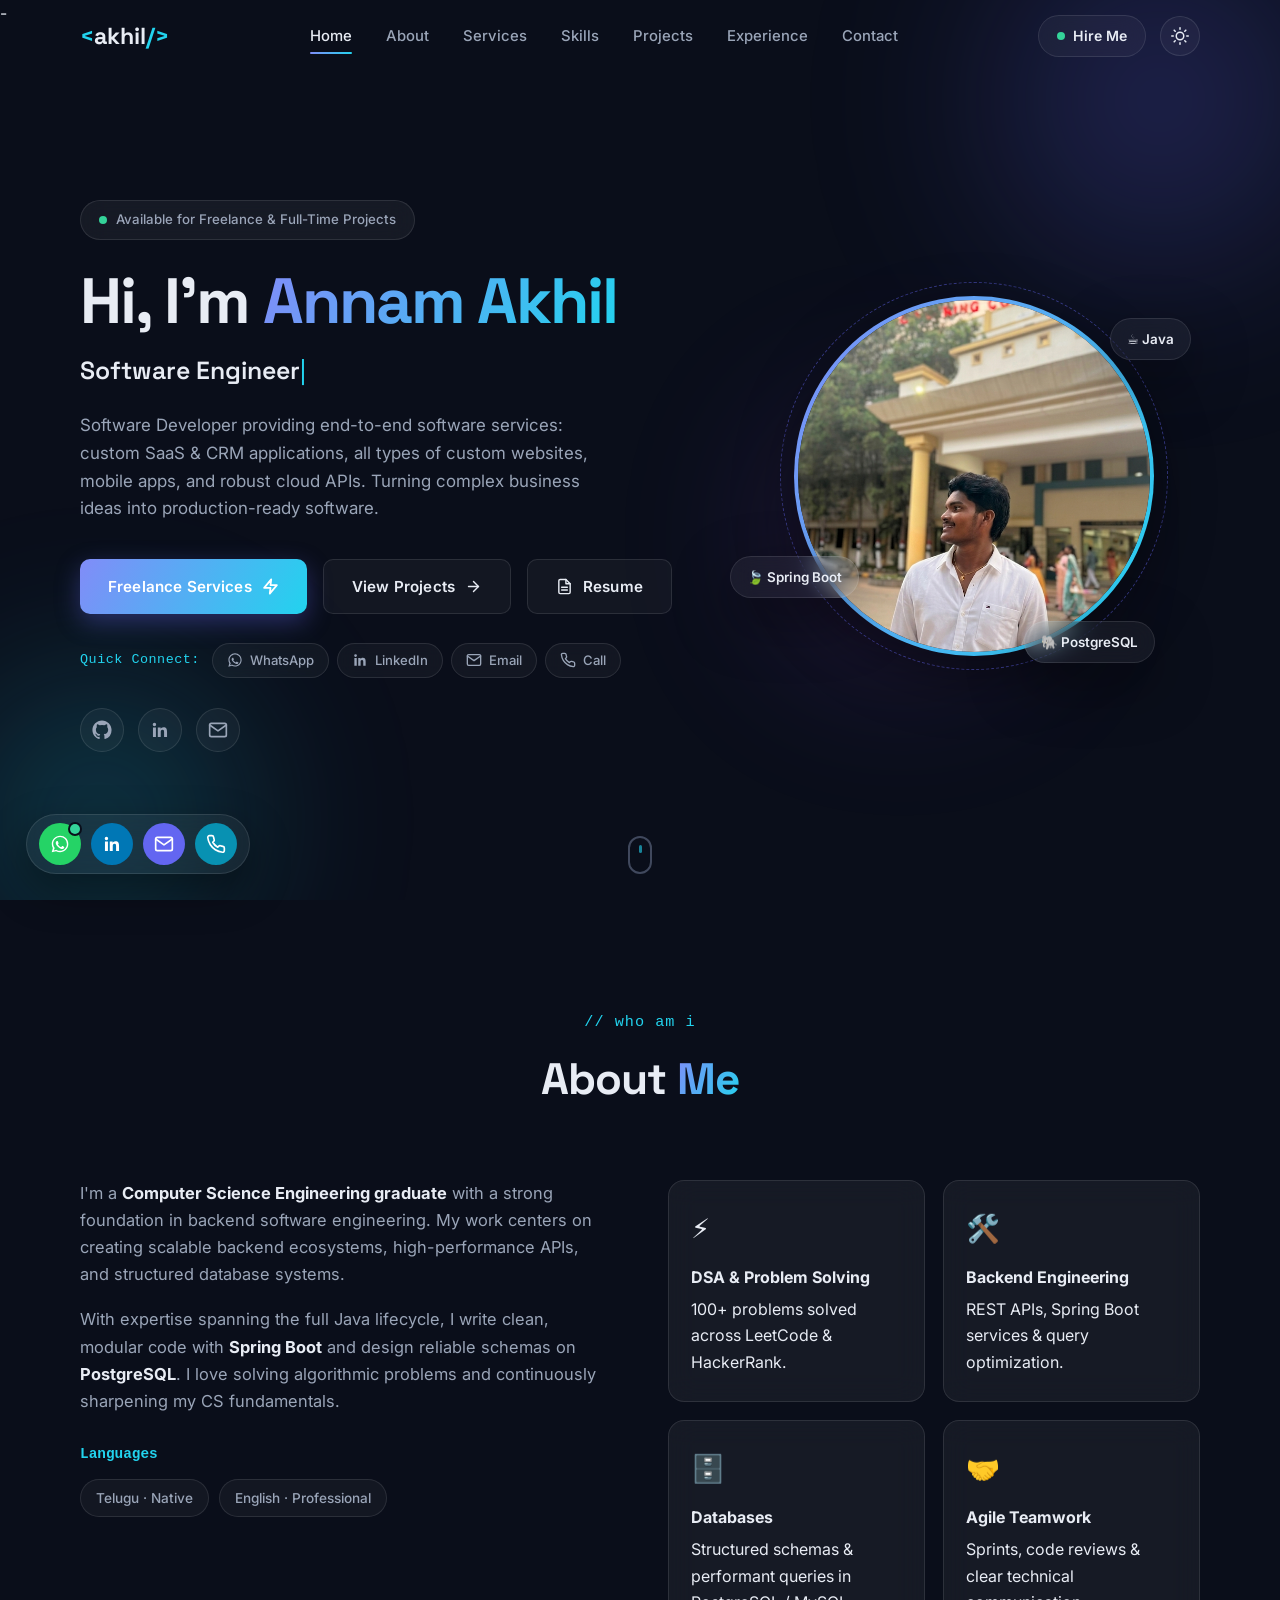
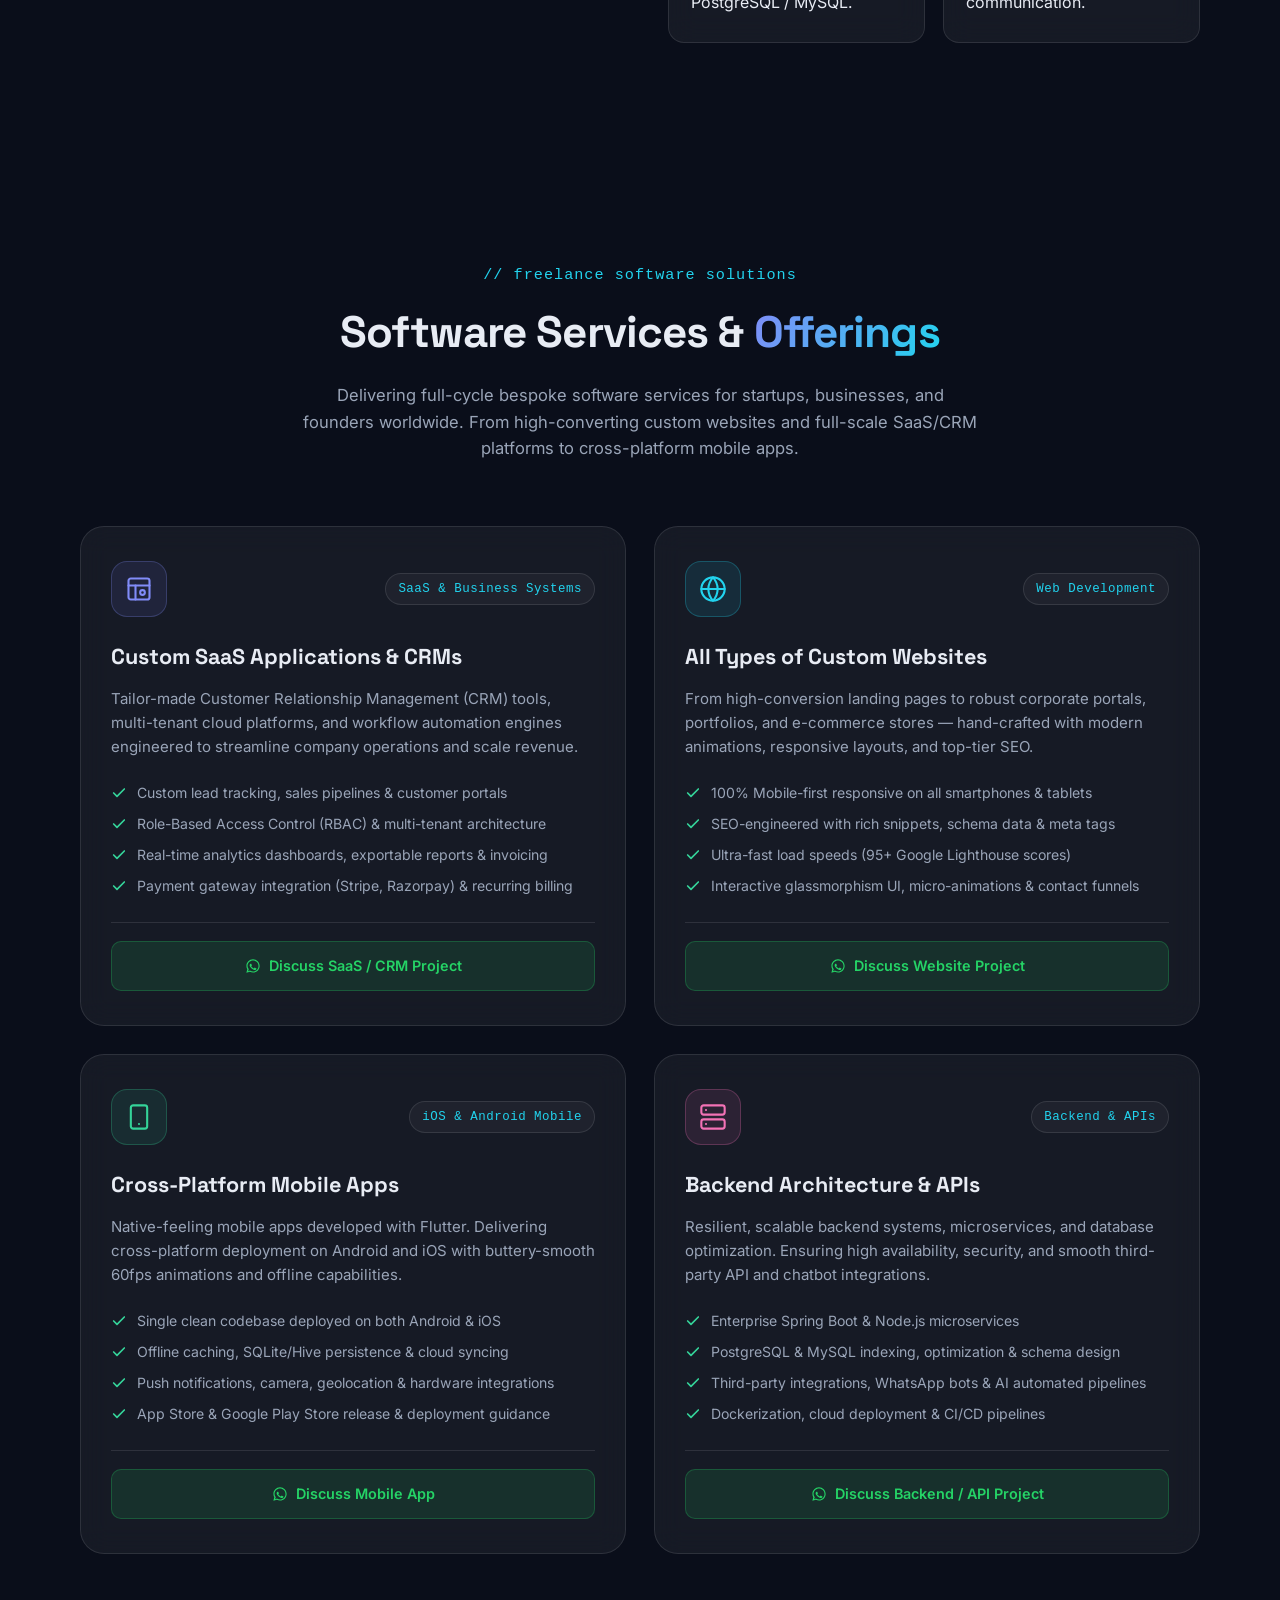
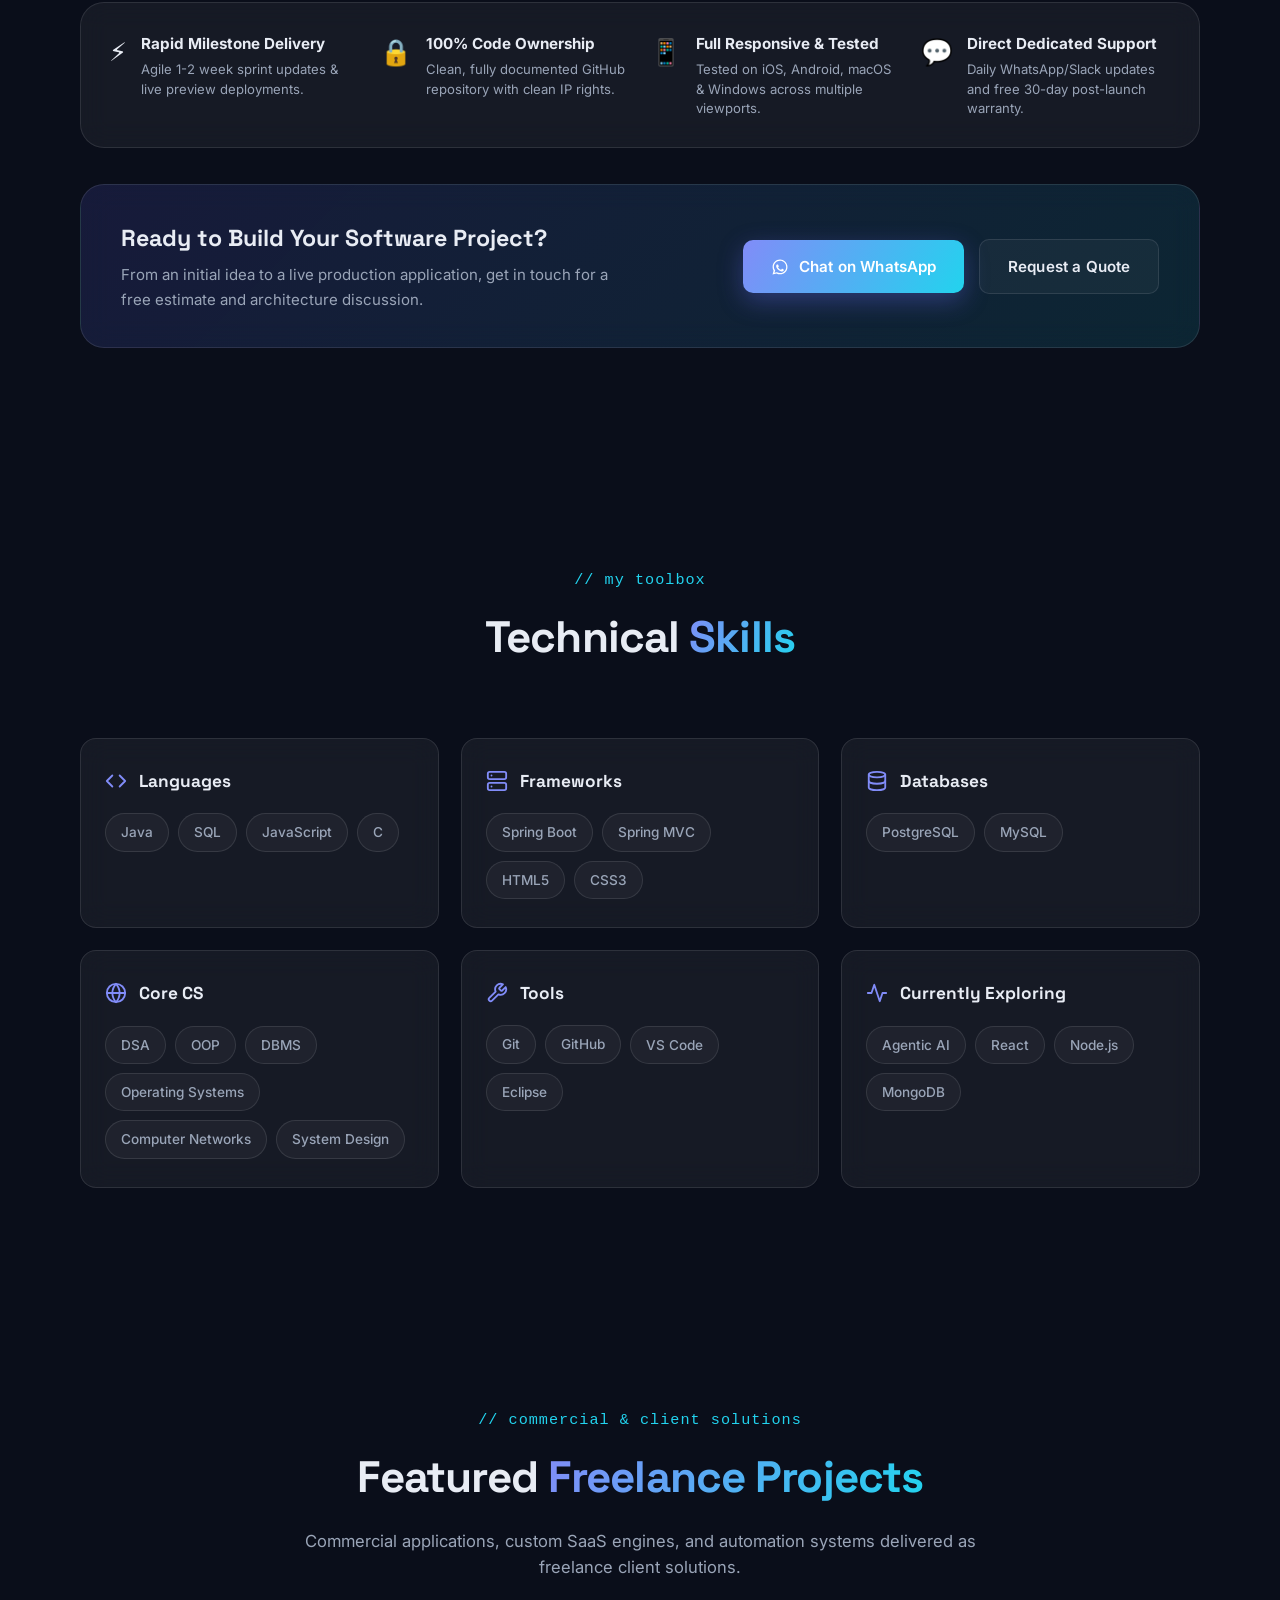
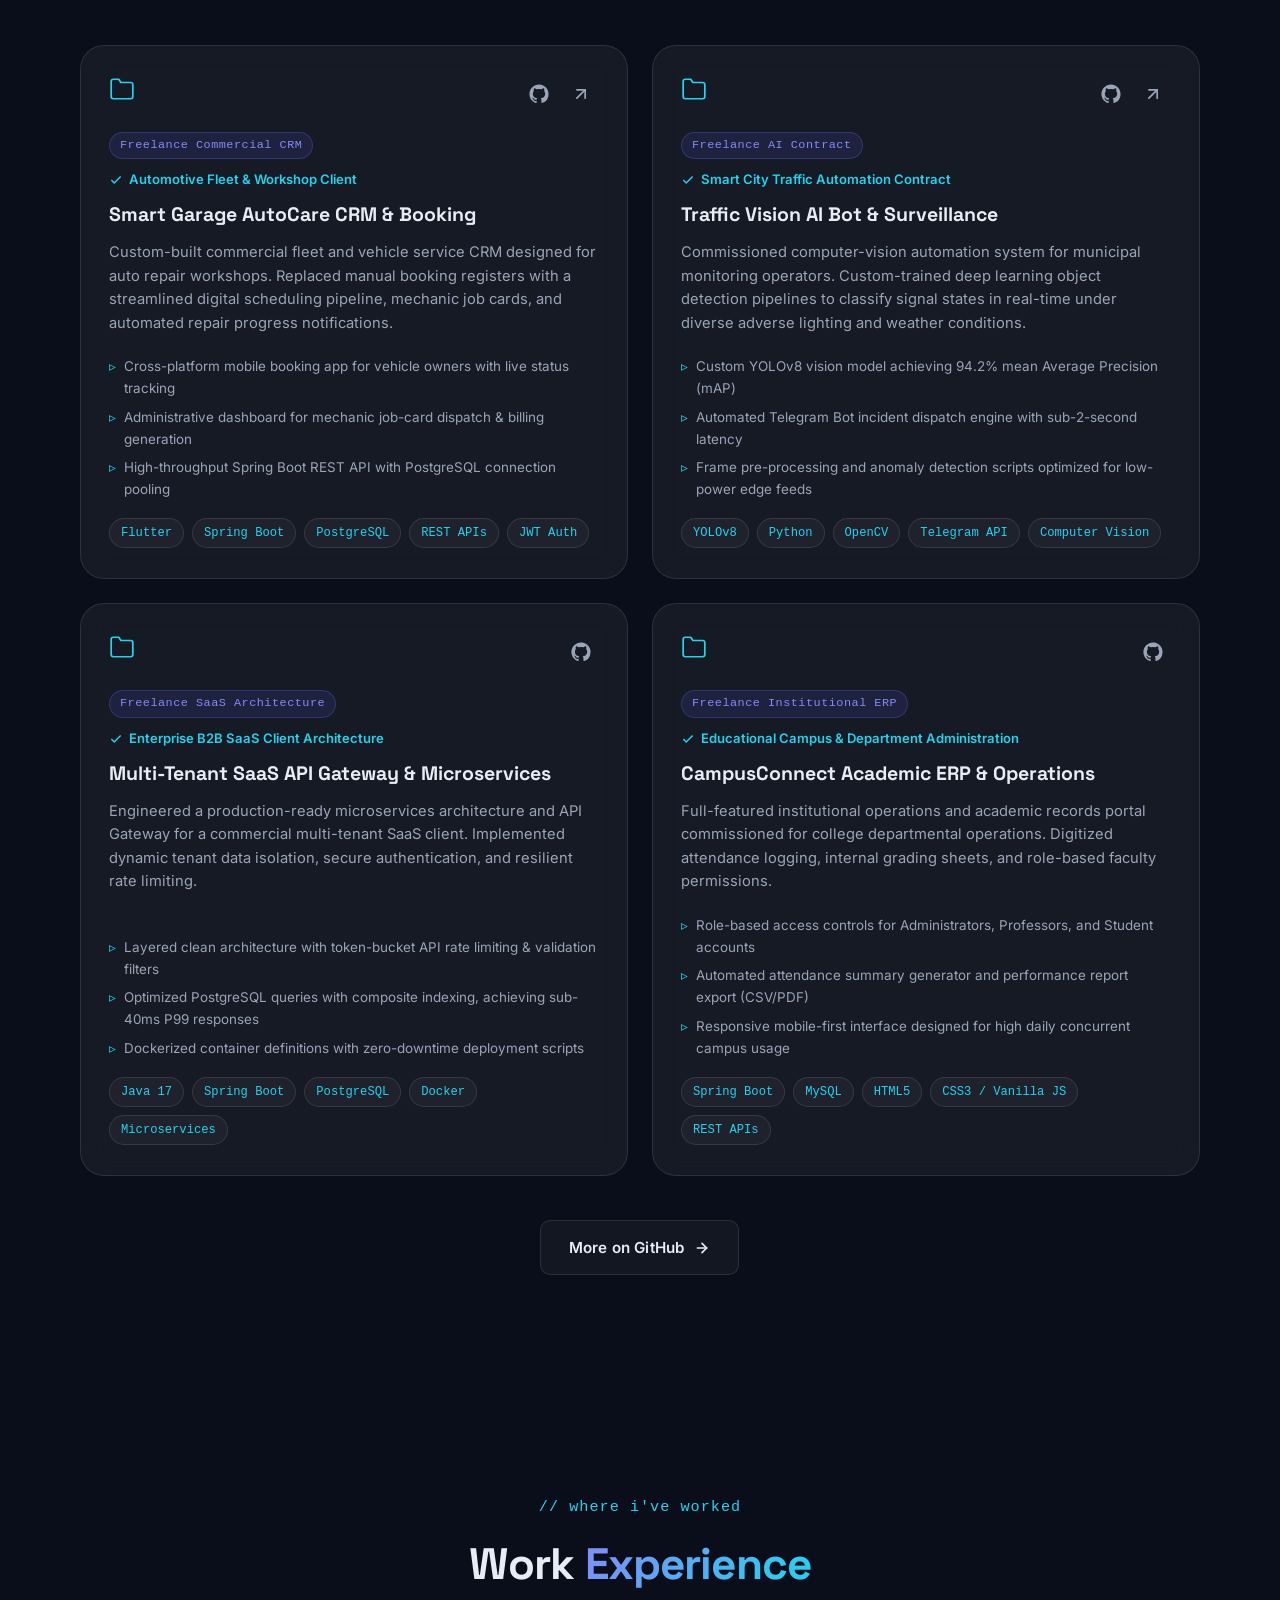
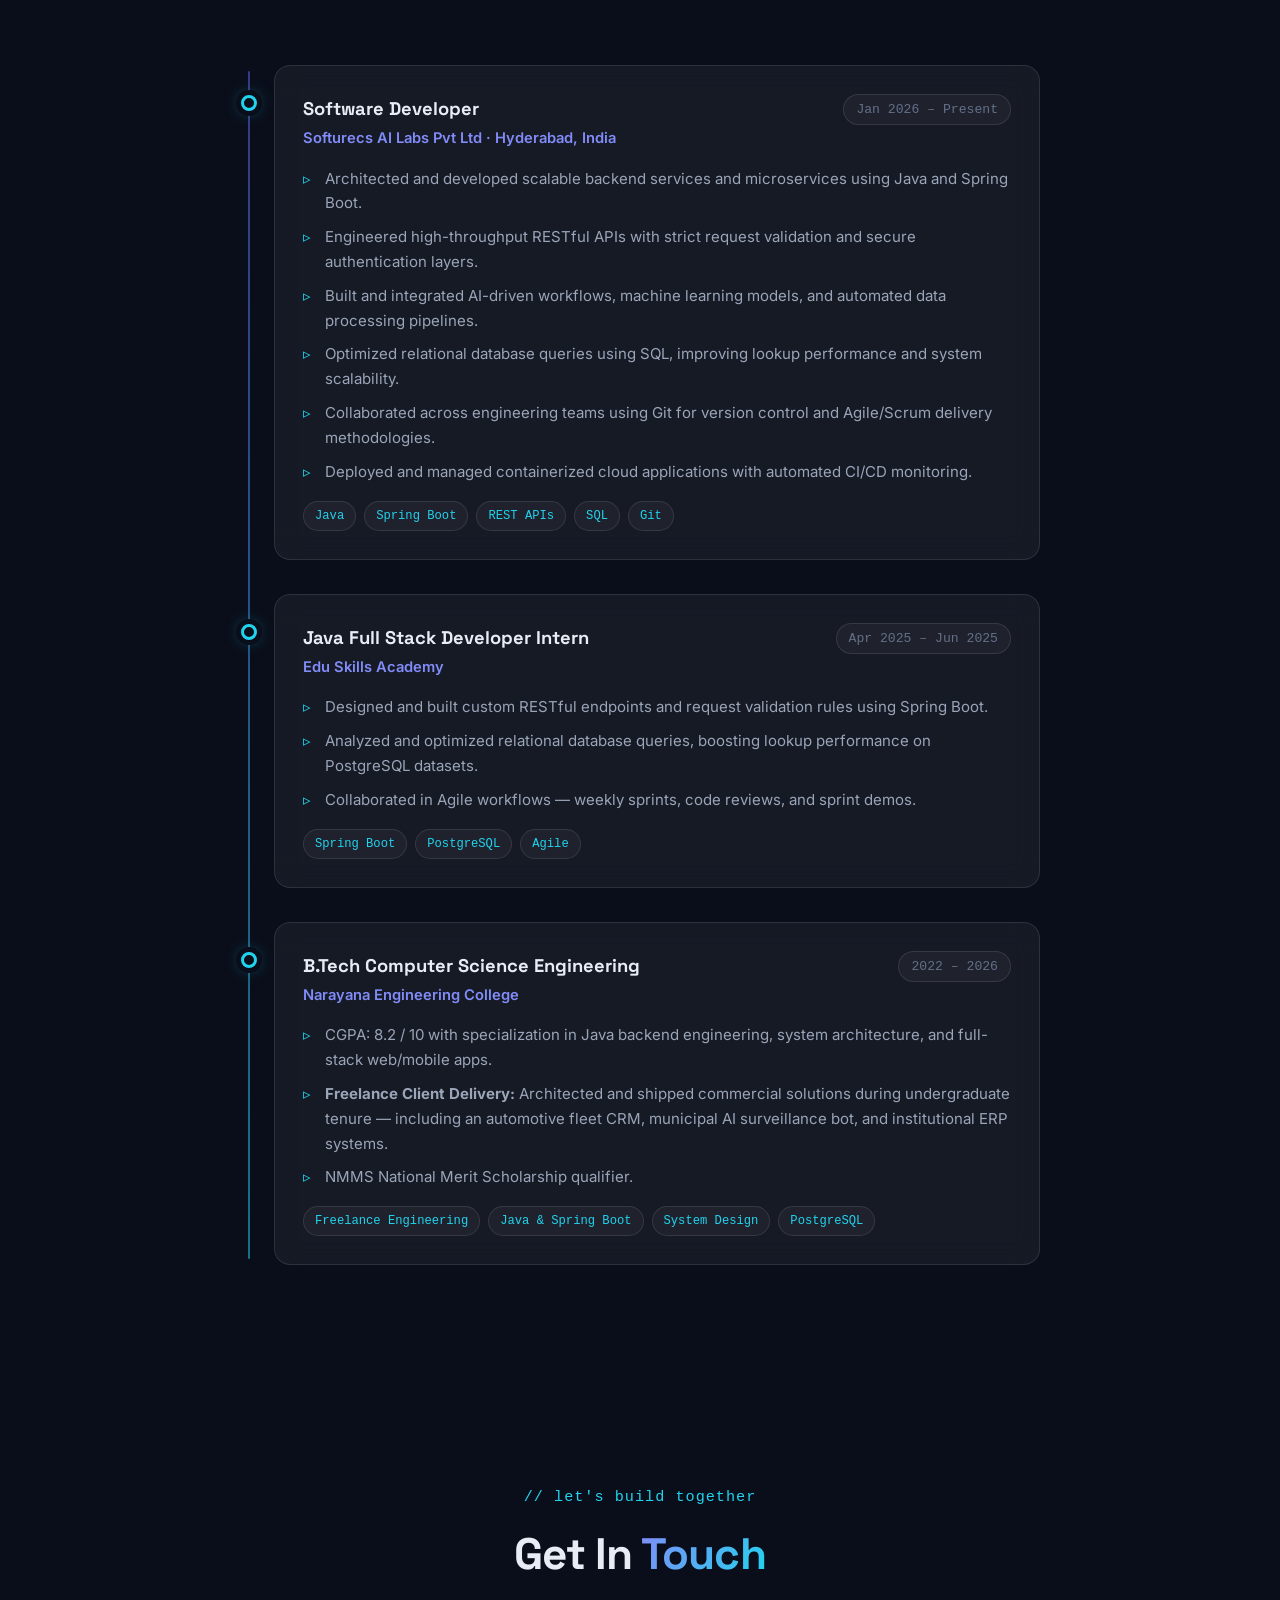
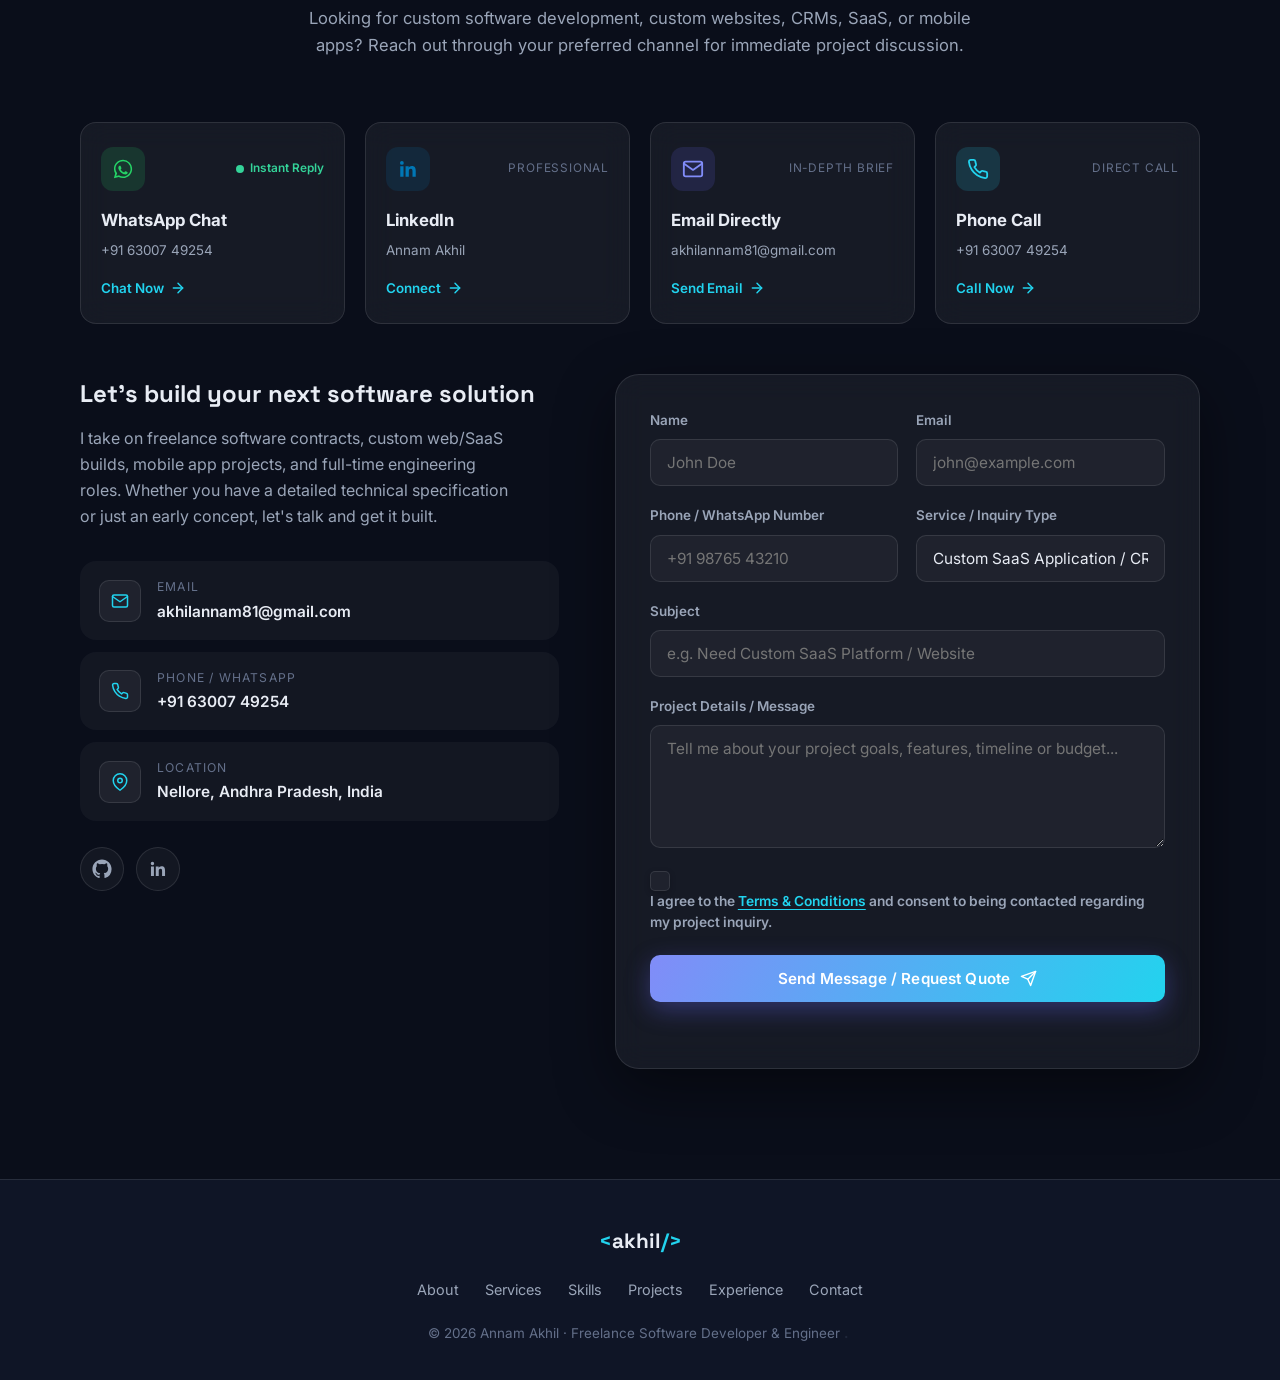
<file: index.html>
<!DOCTYPE html>
<html lang="en" data-theme="dark">

<head>
  <meta charset="UTF-8">
  <meta name="viewport" content="width=device-width, initial-scale=1.0">

  <!-- Primary SEO Meta Tags -->
  <title>Annam Akhil | Freelance Software Developer | Custom SaaS, CRMs, Web & Mobile Apps</title>
  <meta name="title" content="Annam Akhil | Freelance Software Developer | Custom SaaS, CRMs, Web & Mobile Apps">
  <meta name="description"
    content="Software Engineer & Freelance Developer providing custom SaaS applications, custom CRMs, cross-platform mobile apps (iOS & Android), and high-converting custom websites. Available for freelance projects and technical consulting worldwide.">
  <meta name="keywords"
    content="Annam Akhil, Freelance Software Engineer, Freelance Web Developer, Custom SaaS Development, CRM Development, Mobile App Developer, Flutter Developer, Java Backend Developer, Spring Boot, PostgreSQL, Web Development Services, Full Stack Developer, Hire Software Developer India">
  <meta name="author" content="Annam Akhil">
  <meta name="robots" content="index, follow, max-image-preview:large, max-snippet:-1, max-video-preview:-1">
  <meta name="theme-color" content="#0a0e1a">
  <script>
    /* Always enforce dark mode whenever the portfolio is opened */
    try {
      document.documentElement.setAttribute('data-theme', 'dark');
      localStorage.removeItem('theme');
    } catch (e) { }
  </script>
  <link rel="canonical" href="https://akhilannam.dev/">

  <!-- Geo Meta Tags (Local & Global SEO) -->
  <meta name="geo.region" content="IN-AP">
  <meta name="geo.placename" content="Nellore, Andhra Pradesh, India">
  <meta name="geo.position" content="14.4426;79.9865">
  <meta name="ICBM" content="14.4426, 79.9865">

  <!-- Open Graph / Facebook / WhatsApp Preview -->
  <meta property="og:type" content="website">
  <meta property="og:url" content="https://akhilannam.dev/">
  <meta property="og:site_name" content="Annam Akhil | Software & Freelance Services">
  <meta property="og:title" content="Annam Akhil | Freelance Software Developer & Full Stack Engineer">
  <meta property="og:description"
    content="Custom SaaS & CRM systems, high-converting bespoke websites, cross-platform mobile apps (iOS & Android), and robust backend engineering. Let's build your software.">
  <meta property="og:image" content="assets/profile.png">
  <meta property="og:image:alt" content="Portrait of Annam Akhil - Software Engineer and Freelance Developer">
  <meta property="og:image:width" content="1200">
  <meta property="og:image:height" content="630">
  <meta property="og:locale" content="en_US">

  <!-- Twitter / X Cards -->
  <meta name="twitter:card" content="summary_large_image">
  <meta name="twitter:url" content="https://akhilannam.dev/">
  <meta name="twitter:title" content="Annam Akhil | Freelance Software Developer & Engineer">
  <meta name="twitter:description"
    content="Engineering custom SaaS platforms, CRMs, mobile applications & performant websites for businesses worldwide.">
  <meta name="twitter:image" content="assets/profile.png">

  <!-- Favicon -->
  <link rel="icon" type="image/png" href="assets/profile.png">
  <link rel="apple-touch-icon" href="assets/profile.png">

  <!-- Schema.org JSON-LD Structured Data for Google Rich Results -->
  <script type="application/ld+json">
  {
    "@context": "https://schema.org",
    "@graph": [
      {
        "@type": "Person",
        "@id": "https://akhilannam.dev/#person",
        "name": "Annam Akhil",
        "givenName": "Akhil",
        "familyName": "Annam",
        "jobTitle": "Software Engineer & Freelance Full-Stack Developer",
        "description": "Software engineer providing freelance services for custom SaaS platforms, CRMs, cross-platform mobile apps, and high-performance custom websites.",
        "url": "https://akhilannam.dev/",
        "image": "https://akhilannam.dev/assets/profile.png",
        "telephone": "+916300749254",
        "email": "akhilannam81@gmail.com",
        "address": {
          "@type": "PostalAddress",
          "addressLocality": "Nellore",
          "addressRegion": "Andhra Pradesh",
          "addressCountry": "India"
        },
        "sameAs": [
          "https://github.com/Akhilannam12",
          "https://www.linkedin.com/in/annam-akhil-1a7339238/"
        ],
        "knowsAbout": [
          "Custom SaaS Applications",
          "CRM Systems",
          "Custom Website Development",
          "Mobile App Development (Flutter)",
          "Java & Spring Boot",
          "PostgreSQL & MySQL",
          "REST APIs",
          "Full Stack Web Development"
        ]
      },
      {
        "@type": "ProfessionalService",
        "@id": "https://akhilannam.dev/#service",
        "name": "Annam Akhil — Freelance Software & App Development",
        "url": "https://akhilannam.dev/",
        "logo": "https://akhilannam.dev/assets/profile.png",
        "image": "https://akhilannam.dev/assets/profile.png",
        "telephone": "+916300749254",
        "email": "akhilannam81@gmail.com",
        "priceRange": "$$",
        "address": {
          "@type": "PostalAddress",
          "addressLocality": "Nellore",
          "addressRegion": "Andhra Pradesh",
          "addressCountry": "India"
        },
        "areaServed": "Worldwide",
        "hasOfferCatalog": {
          "@type": "OfferCatalog",
          "name": "Software Development Services",
          "itemListElement": [
            {
              "@type": "Offer",
              "itemOffered": {
                "@type": "Service",
                "name": "Custom SaaS Applications & CRMs",
                "description": "Tailor-made Customer Relationship Management (CRM) tools, multi-tenant cloud platforms, automated sales funnels, and enterprise admin dashboards."
              }
            },
            {
              "@type": "Offer",
              "itemOffered": {
                "@type": "Service",
                "name": "All Types of Custom Websites",
                "description": "High-converting corporate portals, landing pages, e-commerce storefronts, and bespoke web apps engineered with modern responsive design and 95+ SEO scores."
              }
            },
            {
              "@type": "Offer",
              "itemOffered": {
                "@type": "Service",
                "name": "Cross-Platform Mobile App Development",
                "description": "Native-feel iOS and Android mobile applications developed with Flutter. 60fps performance, offline storage, push notifications, and API integrations."
              }
            },
            {
              "@type": "Offer",
              "itemOffered": {
                "@type": "Service",
                "name": "Backend Architecture & REST API Development",
                "description": "Enterprise Java Spring Boot microservices, high-efficiency PostgreSQL database schema designs, payment gateway integrations, and AI chatbot workflows."
              }
            }
          ]
        }
      },
      {
        "@type": "WebSite",
        "@id": "https://akhilannam.dev/#website",
        "url": "https://akhilannam.dev/",
        "name": "Annam Akhil Portfolio & Freelance Software Services",
        "description": "Official portfolio and freelance software services portal of Annam Akhil.",
        "publisher": {
          "@id": "https://akhilannam.dev/#person"
        }
      }
    ]
  }
  </script>

  <!-- Fonts -->
  <link rel="preconnect" href="https://fonts.googleapis.com">
  <link rel="preconnect" href="https://fonts.gstatic.com" crossorigin>
  <link
    href="https://fonts.googleapis.com/css2?family=Inter:wght@300;400;500;600;700;800&family=Space+Grotesk:wght@400;500;600;700&display=swap"
    rel="stylesheet">

  <!-- Styles -->
  <link rel="stylesheet" href="css/styles.css">
</head>

<body>

  <!-- ===== Animated background orbs (decorative) ===== -->
  <div class="bg-orbs" aria-hidden="true">
    <div class="orb orb-1"></div>
    <div class="orb orb-2"></div>
    <div class="orb orb-3"></div>-
  </div>

  <!-- ================= NAVBAR ================= -->
  <header class="navbar" id="navbar">
    <div class="nav-container">
      <a href="#home" class="nav-logo" aria-label="Home">
        <span class="logo-accent">&lt;</span>akhil<span class="logo-accent">/&gt;</span>
      </a>

      <nav class="nav-menu" id="nav-menu" aria-label="Primary navigation">
        <a href="#home" class="nav-link active">Home</a>
        <a href="#about" class="nav-link">About</a>
        <a href="#services" class="nav-link">Services</a>
        <a href="#skills" class="nav-link">Skills</a>
        <a href="#projects" class="nav-link">Projects</a>
        <a href="#experience" class="nav-link">Experience</a>
        <a href="#contact" class="nav-link">Contact</a>

        <!-- Mobile Drawer Quick Links -->
        <div class="nav-drawer-footer">
          <span class="drawer-title">Direct Quick Connect</span>
          <div class="drawer-actions">
            <a href="https://wa.me/916300749254?text=Hi%20Akhil,%20I%20would%20like%20to%20discuss%20a%20software%20project!"
              target="_blank" rel="noopener noreferrer" class="drawer-btn drawer-whatsapp">
              <svg viewBox="0 0 24 24" width="16" height="16" fill="currentColor">
                <path
                  d="M12.04 2c-5.46 0-9.91 4.45-9.91 9.91 0 1.75.46 3.45 1.32 4.95L2.05 22l5.25-1.38c1.45.79 3.08 1.21 4.74 1.21 5.46 0 9.91-4.45 9.91-9.91 0-2.65-1.03-5.14-2.9-7.01A9.82 9.82 0 0 0 12.04 2m.01 1.67c2.2 0 4.26.86 5.82 2.42a8.23 8.23 0 0 1 2.41 5.83c0 4.54-3.7 8.24-8.24 8.24-1.44 0-2.85-.38-4.09-1.1l-.29-.17-3.05.8 1.03-2.97-.19-.3A8.2 8.2 0 0 1 3.8 11.91c0-4.54 3.7-8.24 8.25-8.24m4.52 11.59c-.25-.13-1.47-.72-1.7-.81-.23-.08-.39-.13-.56.13-.17.25-.64.81-.79.97-.14.17-.29.19-.54.06-.25-.13-1.06-.39-2.02-1.25-.75-.67-1.26-1.5-1.4-1.76-.15-.25-.02-.39.11-.51.11-.11.25-.29.38-.44.12-.14.17-.25.25-.42.08-.17.04-.31-.02-.44-.06-.13-.56-1.35-.77-1.85-.2-.49-.41-.42-.56-.43h-.48c-.17 0-.44.06-.67.31-.23.25-.88.86-.88 2.1s.9 2.44 1.03 2.61c.12.17 1.77 2.7 4.29 3.79.6.26 1.07.41 1.43.53.6.19 1.15.16 1.58.1.48-.07 1.47-.6 1.68-1.18.21-.58.21-1.07.15-1.18-.06-.12-.22-.19-.47-.32" />
              </svg>
              WhatsApp
            </a>
            <a href="tel:+916300749254" class="drawer-btn drawer-phone">
              <svg viewBox="0 0 24 24" width="16" height="16" stroke="currentColor" stroke-width="2" fill="none"
                stroke-linecap="round" stroke-linejoin="round">
                <path
                  d="M22 16.92v3a2 2 0 0 1-2.18 2 19.79 19.79 0 0 1-8.63-3.07 19.5 19.5 0 0 1-6-6 19.79 19.79 0 0 1-3.07-8.67A2 2 0 0 1 4.11 2h3a2 2 0 0 1 2 1.72 12.84 12.84 0 0 0 .7 2.81 2 2 0 0 1-.45 2.11L8.09 9.91a16 16 0 0 0 6 6l1.27-1.27a2 2 0 0 1 2.11-.45 12.84 12.84 0 0 0 2.81.7A2 2 0 0 1 22 16.92z">
                </path>
              </svg>
              Call
            </a>
          </div>
        </div>
      </nav>

      <div class="nav-actions">
        <a href="#contact" class="btn-hire glass" aria-label="Hire me for freelance projects">
          <span class="pulse-dot-hire" aria-hidden="true"></span>
          <span>Hire Me</span>
        </a>

        <button id="theme-toggle" class="theme-toggle" aria-label="Toggle dark / light theme">
          <svg class="icon-sun" viewBox="0 0 24 24" width="18" height="18" stroke="currentColor" stroke-width="2"
            fill="none" stroke-linecap="round" stroke-linejoin="round">
            <circle cx="12" cy="12" r="5"></circle>
            <line x1="12" y1="1" x2="12" y2="3"></line>
            <line x1="12" y1="21" x2="12" y2="23"></line>
            <line x1="4.22" y1="4.22" x2="5.64" y2="5.64"></line>
            <line x1="18.36" y1="18.36" x2="19.78" y2="19.78"></line>
            <line x1="1" y1="12" x2="3" y2="12"></line>
            <line x1="21" y1="12" x2="23" y2="12"></line>
            <line x1="4.22" y1="19.78" x2="5.64" y2="18.36"></line>
            <line x1="18.36" y1="5.64" x2="19.78" y2="4.22"></line>
          </svg>
          <svg class="icon-moon" viewBox="0 0 24 24" width="18" height="18" stroke="currentColor" stroke-width="2"
            fill="none" stroke-linecap="round" stroke-linejoin="round">
            <path d="M21 12.79A9 9 0 1 1 11.21 3 7 7 0 0 0 21 12.79z"></path>
          </svg>
        </button>

        <button id="hamburger" class="hamburger" aria-label="Open menu" aria-expanded="false">
          <span></span><span></span><span></span>
        </button>
      </div>
    </div>
  </header>

  <main>

    <!-- ================= HERO ================= -->
    <section id="home" class="hero-section section">
      <div class="hero-container">
        <div class="hero-content reveal">
          <span class="badge glass">
            <span class="pulse-dot"></span> Available for Freelance &amp; Full-Time Projects
          </span>

          <h1 class="hero-name">Hi, I'm <span class="gradient-text">Annam Akhil</span></h1>
          <p class="hero-role">
            <span id="typing-text" aria-live="polite"></span><span class="cursor" aria-hidden="true">|</span>
          </p>

          <p class="hero-tagline">
            Software Developer providing end-to-end software services: custom SaaS &amp; CRM applications,
            all types of custom websites, mobile apps, and robust cloud APIs. Turning complex business ideas into
            production-ready software.
          </p>

          <div class="hero-ctas">
            <a href="#services" class="btn btn-primary magnetic">
              Freelance Services
              <svg viewBox="0 0 24 24" width="17" height="17" stroke="currentColor" stroke-width="2.5" fill="none"
                stroke-linecap="round" stroke-linejoin="round">
                <polygon points="13 2 3 14 12 14 11 22 21 10 12 10 13 2"></polygon>
              </svg>
            </a>
            <a href="#projects" class="btn btn-outline magnetic">
              View Projects
              <svg viewBox="0 0 24 24" width="17" height="17" stroke="currentColor" stroke-width="2" fill="none"
                stroke-linecap="round" stroke-linejoin="round">
                <line x1="5" y1="12" x2="19" y2="12"></line>
                <polyline points="12 5 19 12 12 19"></polyline>
              </svg>
            </a>
            <a href="Akhil_Annam_resumeM.pdf" download="Annam_Akhil_Resume.pdf" class="btn btn-outline magnetic">
              <svg viewBox="0 0 24 24" width="17" height="17" stroke="currentColor" stroke-width="2" fill="none"
                stroke-linecap="round" stroke-linejoin="round">
                <path d="M14 2H6a2 2 0 0 0-2 2v16a2 2 0 0 0 2 2h12a2 2 0 0 0 2-2V8z"></path>
                <polyline points="14 2 14 8 20 8"></polyline>
                <line x1="16" y1="13" x2="8" y2="13"></line>
                <line x1="16" y1="17" x2="8" y2="17"></line>
              </svg>
              Resume
            </a>
          </div>

          <!-- Quick Connect Redirect Bar (WhatsApp, LinkedIn, Email, Phone Call) -->
          <div class="hero-quick-connect">
            <span class="quick-connect-label">Quick Connect:</span>
            <div class="quick-connect-chips">
              <a href="https://wa.me/916300749254?text=Hi%20Akhil,%20I%20would%20like%20to%20discuss%20a%20software%20project!"
                target="_blank" rel="noopener noreferrer" class="qc-chip qc-whatsapp"
                aria-label="Chat directly on WhatsApp">
                <svg viewBox="0 0 24 24" width="16" height="16" fill="currentColor">
                  <path
                    d="M12.04 2c-5.46 0-9.91 4.45-9.91 9.91 0 1.75.46 3.45 1.32 4.95L2.05 22l5.25-1.38c1.45.79 3.08 1.21 4.74 1.21 5.46 0 9.91-4.45 9.91-9.91 0-2.65-1.03-5.14-2.9-7.01A9.82 9.82 0 0 0 12.04 2m.01 1.67c2.2 0 4.26.86 5.82 2.42a8.23 8.23 0 0 1 2.41 5.83c0 4.54-3.7 8.24-8.24 8.24-1.44 0-2.85-.38-4.09-1.1l-.29-.17-3.05.8 1.03-2.97-.19-.3A8.2 8.2 0 0 1 3.8 11.91c0-4.54 3.7-8.24 8.25-8.24m4.52 11.59c-.25-.13-1.47-.72-1.7-.81-.23-.08-.39-.13-.56.13-.17.25-.64.81-.79.97-.14.17-.29.19-.54.06-.25-.13-1.06-.39-2.02-1.25-.75-.67-1.26-1.5-1.4-1.76-.15-.25-.02-.39.11-.51.11-.11.25-.29.38-.44.12-.14.17-.25.25-.42.08-.17.04-.31-.02-.44-.06-.13-.56-1.35-.77-1.85-.2-.49-.41-.42-.56-.43h-.48c-.17 0-.44.06-.67.31-.23.25-.88.86-.88 2.1s.9 2.44 1.03 2.61c.12.17 1.77 2.7 4.29 3.79.6.26 1.07.41 1.43.53.6.19 1.15.16 1.58.1.48-.07 1.47-.6 1.68-1.18.21-.58.21-1.07.15-1.18-.06-.12-.22-.19-.47-.32" />
                </svg>
                <span>WhatsApp</span>
              </a>

              <a href="https://www.linkedin.com/in/annam-akhil-1a7339238/" target="_blank" rel="noopener noreferrer"
                class="qc-chip qc-linkedin" aria-label="LinkedIn profile">
                <svg viewBox="0 0 24 24" width="16" height="16" fill="currentColor">
                  <path
                    d="M20.45 20.45h-3.56v-5.57c0-1.33-.02-3.04-1.85-3.04-1.85 0-2.14 1.45-2.14 2.94v5.67H9.34V9h3.42v1.56h.05c.48-.9 1.64-1.85 3.37-1.85 3.6 0 4.27 2.37 4.27 5.46v6.28zM5.34 7.43a2.06 2.06 0 1 1 0-4.13 2.06 2.06 0 0 1 0 4.13zM7.12 20.45H3.55V9h3.57v11.45z" />
                </svg>
                <span>LinkedIn</span>
              </a>

              <a href="mailto:akhilannam81@gmail.com?subject=Software%20Project%20Inquiry%20-%20Freelance"
                class="qc-chip qc-email" aria-label="Send Email">
                <svg viewBox="0 0 24 24" width="16" height="16" stroke="currentColor" stroke-width="2" fill="none"
                  stroke-linecap="round" stroke-linejoin="round">
                  <rect x="2" y="4" width="20" height="16" rx="2"></rect>
                  <polyline points="22,6 12,13 2,6"></polyline>
                </svg>
                <span>Email</span>
              </a>

              <a href="tel:+916300749254" class="qc-chip qc-phone" aria-label="Direct Phone Call">
                <svg viewBox="0 0 24 24" width="16" height="16" stroke="currentColor" stroke-width="2" fill="none"
                  stroke-linecap="round" stroke-linejoin="round">
                  <path
                    d="M22 16.92v3a2 2 0 0 1-2.18 2 19.79 19.79 0 0 1-8.63-3.07 19.5 19.5 0 0 1-6-6 19.79 19.79 0 0 1-3.07-8.67A2 2 0 0 1 4.11 2h3a2 2 0 0 1 2 1.72 12.84 12.84 0 0 0 .7 2.81 2 2 0 0 1-.45 2.11L8.09 9.91a16 16 0 0 0 6 6l1.27-1.27a2 2 0 0 1 2.11-.45 12.84 12.84 0 0 0 2.81.7A2 2 0 0 1 22 16.92z">
                  </path>
                </svg>
                <span>Call</span>
              </a>
            </div>
          </div>

          <div class="hero-socials">
            <a href="https://github.com/Akhilannam12" target="_blank" rel="noopener noreferrer" class="social-icon"
              aria-label="GitHub Profile">
              <svg viewBox="0 0 24 24" width="20" height="20" fill="currentColor">
                <path
                  d="M12 .5C5.65.5.5 5.65.5 12c0 5.08 3.29 9.39 7.86 10.91.58.11.79-.25.79-.55v-2.15c-3.2.69-3.87-1.36-3.87-1.36-.52-1.33-1.28-1.68-1.28-1.68-1.04-.71.08-.7.08-.7 1.15.08 1.76 1.19 1.76 1.19 1.03 1.75 2.69 1.25 3.34.95.1-.74.4-1.25.72-1.54-2.55-.29-5.23-1.28-5.23-5.68 0-1.26.45-2.28 1.19-3.09-.12-.29-.52-1.46.11-3.05 0 0 .97-.31 3.17 1.18a11 11 0 0 1 5.77 0c2.2-1.49 3.17-1.18 3.17-1.18.63 1.59.23 2.76.11 3.05.74.81 1.19 1.83 1.19 3.09 0 4.41-2.69 5.38-5.25 5.66.41.35.77 1.05.77 2.12v3.14c0 .3.21.67.8.55A11.51 11.51 0 0 0 23.5 12C23.5 5.65 18.35.5 12 .5z">
              </svg>
            </a>
            <a href="https://www.linkedin.com/in/annam-akhil-1a7339238/" target="_blank" rel="noopener noreferrer"
              class="social-icon" aria-label="LinkedIn Profile">
              <svg viewBox="0 0 24 24" width="20" height="20" fill="currentColor">
                <path
                  d="M20.45 20.45h-3.56v-5.57c0-1.33-.02-3.04-1.85-3.04-1.85 0-2.14 1.45-2.14 2.94v5.67H9.34V9h3.42v1.56h.05c.48-.9 1.64-1.85 3.37-1.85 3.6 0 4.27 2.37 4.27 5.46v6.28zM5.34 7.43a2.06 2.06 0 1 1 0-4.13 2.06 2.06 0 0 1 0 4.13zM7.12 20.45H3.55V9h3.57v11.45z">
              </svg>
            </a>
            <a href="mailto:akhilannam81@gmail.com" class="social-icon" aria-label="Email">
              <svg viewBox="0 0 24 24" width="20" height="20" stroke="currentColor" stroke-width="2" fill="none"
                stroke-linecap="round" stroke-linejoin="round">
                <rect x="2" y="4" width="20" height="16" rx="2"></rect>
                <polyline points="22,6 12,13 2,6"></polyline>
              </svg>
            </a>
          </div>
        </div>

        <div class="hero-image reveal delay-2">
          <div class="profile-frame">
            <img src="assets/profile.png" alt="Portrait of Annam Akhil" class="profile-img" width="380" height="380">
            <span class="frame-ring" aria-hidden="true"></span>
          </div>
          <div class="floating-chip chip-1 glass">☕ Java</div>
          <div class="floating-chip chip-2 glass">🍃 Spring Boot</div>
          <div class="floating-chip chip-3 glass">🐘 PostgreSQL</div>
        </div>
      </div>

      <a href="#about" class="scroll-hint" aria-label="Scroll to about section">
        <span class="mouse"><span class="wheel"></span></span>
      </a>
    </section>

    <!-- ================= ABOUT ================= -->
    <section id="about" class="about-section section">
      <div class="container">
        <div class="section-head reveal">
          <span class="section-kicker">// who am i</span>
          <h2 class="section-title">About <span class="gradient-text">Me</span></h2>
        </div>

        <div class="about-grid">
          <div class="about-bio reveal">
            <p>
              I'm a <strong>Computer Science Engineering graduate</strong> with a strong foundation in backend
              software engineering. My work centers on creating scalable backend ecosystems, high-performance
              APIs, and structured database systems.
            </p>
            <p>
              With expertise spanning the full Java lifecycle, I write clean, modular code with
              <strong>Spring Boot</strong> and design reliable schemas on <strong>PostgreSQL</strong>. I love
              solving algorithmic problems and continuously sharpening my CS fundamentals.
            </p>

            <div class="lang-block reveal">
              <h4>Languages</h4>
              <div class="lang-list">
                <span class="chip">Telugu · Native</span>
                <span class="chip">English · Professional</span>
              </div>
            </div>
          </div>

          <div class="strength-cards reveal delay-2">
            <article class="strength-card glass">
              <span class="strength-icon">⚡</span>
              <h3>DSA &amp; Problem Solving</h3>
              <p>100+ problems solved across LeetCode &amp; HackerRank.</p>
            </article>
            <article class="strength-card glass">
              <span class="strength-icon">🛠️</span>
              <h3>Backend Engineering</h3>
              <p>REST APIs, Spring Boot services &amp; query optimization.</p>
            </article>
            <article class="strength-card glass">
              <span class="strength-icon">🗄️</span>
              <h3>Databases</h3>
              <p>Structured schemas &amp; performant queries in PostgreSQL / MySQL.</p>
            </article>
            <article class="strength-card glass">
              <span class="strength-icon">🤝</span>
              <h3>Agile Teamwork</h3>
              <p>Sprints, code reviews &amp; clear technical communication.</p>
            </article>
          </div>
        </div>
      </div>
    </section>

    <!-- ================= SERVICES (FREELANCING) ================= -->
    <section id="services" class="services-section section">
      <div class="container">
        <div class="section-head reveal">
          <span class="section-kicker">// freelance software solutions</span>
          <h2 class="section-title">Software Services &amp; <span class="gradient-text">Offerings</span></h2>
          <p class="section-subtitle">
            Delivering full-cycle bespoke software services for startups, businesses, and founders worldwide.
            From high-converting custom websites and full-scale SaaS/CRM platforms to cross-platform mobile apps.
          </p>
        </div>

        <div class="services-grid">
          <!-- Service Card 1: Custom SaaS & CRMs -->
          <article class="service-card glass reveal">
            <div class="service-card-top">
              <span class="service-icon saas-icon">
                <svg viewBox="0 0 24 24" width="28" height="28" stroke="currentColor" stroke-width="1.8" fill="none"
                  stroke-linecap="round" stroke-linejoin="round">
                  <rect x="3" y="3" width="18" height="18" rx="2" ry="2"></rect>
                  <line x1="3" y1="9" x2="21" y2="9"></line>
                  <line x1="9" y1="21" x2="9" y2="9"></line>
                  <circle cx="15" cy="15" r="2"></circle>
                </svg>
              </span>
              <span class="service-badge">SaaS &amp; Business Systems</span>
            </div>

            <h3 class="service-title">Custom SaaS Applications &amp; CRMs</h3>
            <p class="service-desc">
              Tailor-made Customer Relationship Management (CRM) tools, multi-tenant cloud platforms, and workflow
              automation
              engines engineered to streamline company operations and scale revenue.
            </p>

            <ul class="service-features">
              <li>
                <svg viewBox="0 0 24 24" width="16" height="16" stroke="currentColor" stroke-width="2.5" fill="none"
                  stroke-linecap="round" stroke-linejoin="round">
                  <polyline points="20 6 9 17 4 12"></polyline>
                </svg>
                <span>Custom lead tracking, sales pipelines &amp; customer portals</span>
              </li>
              <li>
                <svg viewBox="0 0 24 24" width="16" height="16" stroke="currentColor" stroke-width="2.5" fill="none"
                  stroke-linecap="round" stroke-linejoin="round">
                  <polyline points="20 6 9 17 4 12"></polyline>
                </svg>
                <span>Role-Based Access Control (RBAC) &amp; multi-tenant architecture</span>
              </li>
              <li>
                <svg viewBox="0 0 24 24" width="16" height="16" stroke="currentColor" stroke-width="2.5" fill="none"
                  stroke-linecap="round" stroke-linejoin="round">
                  <polyline points="20 6 9 17 4 12"></polyline>
                </svg>
                <span>Real-time analytics dashboards, exportable reports &amp; invoicing</span>
              </li>
              <li>
                <svg viewBox="0 0 24 24" width="16" height="16" stroke="currentColor" stroke-width="2.5" fill="none"
                  stroke-linecap="round" stroke-linejoin="round">
                  <polyline points="20 6 9 17 4 12"></polyline>
                </svg>
                <span>Payment gateway integration (Stripe, Razorpay) &amp; recurring billing</span>
              </li>
            </ul>

            <div class="service-actions">
              <a href="https://wa.me/916300749254?text=Hi%20Akhil,%20I%20am%20interested%20in%20building%20a%20custom%20SaaS%20/%20CRM%20application!"
                target="_blank" rel="noopener noreferrer" class="btn-service btn-service-wa">
                <svg viewBox="0 0 24 24" width="16" height="16" fill="currentColor">
                  <path
                    d="M12.04 2c-5.46 0-9.91 4.45-9.91 9.91 0 1.75.46 3.45 1.32 4.95L2.05 22l5.25-1.38c1.45.79 3.08 1.21 4.74 1.21 5.46 0 9.91-4.45 9.91-9.91 0-2.65-1.03-5.14-2.9-7.01A9.82 9.82 0 0 0 12.04 2m.01 1.67c2.2 0 4.26.86 5.82 2.42a8.23 8.23 0 0 1 2.41 5.83c0 4.54-3.7 8.24-8.24 8.24-1.44 0-2.85-.38-4.09-1.1l-.29-.17-3.05.8 1.03-2.97-.19-.3A8.2 8.2 0 0 1 3.8 11.91c0-4.54 3.7-8.24 8.25-8.24m4.52 11.59c-.25-.13-1.47-.72-1.7-.81-.23-.08-.39-.13-.56.13-.17.25-.64.81-.79.97-.14.17-.29.19-.54.06-.25-.13-1.06-.39-2.02-1.25-.75-.67-1.26-1.5-1.4-1.76-.15-.25-.02-.39.11-.51.11-.11.25-.29.38-.44.12-.14.17-.25.25-.42.08-.17.04-.31-.02-.44-.06-.13-.56-1.35-.77-1.85-.2-.49-.41-.42-.56-.43h-.48c-.17 0-.44.06-.67.31-.23.25-.88.86-.88 2.1s.9 2.44 1.03 2.61c.12.17 1.77 2.7 4.29 3.79.6.26 1.07.41 1.43.53.6.19 1.15.16 1.58.1.48-.07 1.47-.6 1.68-1.18.21-.58.21-1.07.15-1.18-.06-.12-.22-.19-.47-.32" />
                </svg>
                Discuss SaaS / CRM Project
              </a>
            </div>
          </article>

          <!-- Service Card 2: All Types of Custom Websites -->
          <article class="service-card glass reveal delay-1">
            <div class="service-card-top">
              <span class="service-icon web-icon">
                <svg viewBox="0 0 24 24" width="28" height="28" stroke="currentColor" stroke-width="1.8" fill="none"
                  stroke-linecap="round" stroke-linejoin="round">
                  <circle cx="12" cy="12" r="10"></circle>
                  <line x1="2" y1="12" x2="22" y2="12"></line>
                  <path d="M12 2a15.3 15.3 0 0 1 4 10 15.3 15.3 0 0 1-4 10 15.3 15.3 0 0 1-4-10 15.3 15.3 0 0 1 4-10z">
                  </path>
                </svg>
              </span>
              <span class="service-badge">Web Development</span>
            </div>

            <h3 class="service-title">All Types of Custom Websites</h3>
            <p class="service-desc">
              From high-conversion landing pages to robust corporate portals, portfolios, and e-commerce stores —
              hand-crafted with modern animations, responsive layouts, and top-tier SEO.
            </p>

            <ul class="service-features">
              <li>
                <svg viewBox="0 0 24 24" width="16" height="16" stroke="currentColor" stroke-width="2.5" fill="none"
                  stroke-linecap="round" stroke-linejoin="round">
                  <polyline points="20 6 9 17 4 12"></polyline>
                </svg>
                <span>100% Mobile-first responsive on all smartphones &amp; tablets</span>
              </li>
              <li>
                <svg viewBox="0 0 24 24" width="16" height="16" stroke="currentColor" stroke-width="2.5" fill="none"
                  stroke-linecap="round" stroke-linejoin="round">
                  <polyline points="20 6 9 17 4 12"></polyline>
                </svg>
                <span>SEO-engineered with rich snippets, schema data &amp; meta tags</span>
              </li>
              <li>
                <svg viewBox="0 0 24 24" width="16" height="16" stroke="currentColor" stroke-width="2.5" fill="none"
                  stroke-linecap="round" stroke-linejoin="round">
                  <polyline points="20 6 9 17 4 12"></polyline>
                </svg>
                <span>Ultra-fast load speeds (95+ Google Lighthouse scores)</span>
              </li>
              <li>
                <svg viewBox="0 0 24 24" width="16" height="16" stroke="currentColor" stroke-width="2.5" fill="none"
                  stroke-linecap="round" stroke-linejoin="round">
                  <polyline points="20 6 9 17 4 12"></polyline>
                </svg>
                <span>Interactive glassmorphism UI, micro-animations &amp; contact funnels</span>
              </li>
            </ul>

            <div class="service-actions">
              <a href="https://wa.me/916300749254?text=Hi%20Akhil,%20I%20would%20like%20to%20get%20a%20quote%20for%20a%20custom%20website!"
                target="_blank" rel="noopener noreferrer" class="btn-service btn-service-wa">
                <svg viewBox="0 0 24 24" width="16" height="16" fill="currentColor">
                  <path
                    d="M12.04 2c-5.46 0-9.91 4.45-9.91 9.91 0 1.75.46 3.45 1.32 4.95L2.05 22l5.25-1.38c1.45.79 3.08 1.21 4.74 1.21 5.46 0 9.91-4.45 9.91-9.91 0-2.65-1.03-5.14-2.9-7.01A9.82 9.82 0 0 0 12.04 2m.01 1.67c2.2 0 4.26.86 5.82 2.42a8.23 8.23 0 0 1 2.41 5.83c0 4.54-3.7 8.24-8.24 8.24-1.44 0-2.85-.38-4.09-1.1l-.29-.17-3.05.8 1.03-2.97-.19-.3A8.2 8.2 0 0 1 3.8 11.91c0-4.54 3.7-8.24 8.25-8.24m4.52 11.59c-.25-.13-1.47-.72-1.7-.81-.23-.08-.39-.13-.56.13-.17.25-.64.81-.79.97-.14.17-.29.19-.54.06-.25-.13-1.06-.39-2.02-1.25-.75-.67-1.26-1.5-1.4-1.76-.15-.25-.02-.39.11-.51.11-.11.25-.29.38-.44.12-.14.17-.25.25-.42.08-.17.04-.31-.02-.44-.06-.13-.56-1.35-.77-1.85-.2-.49-.41-.42-.56-.43h-.48c-.17 0-.44.06-.67.31-.23.25-.88.86-.88 2.1s.9 2.44 1.03 2.61c.12.17 1.77 2.7 4.29 3.79.6.26 1.07.41 1.43.53.6.19 1.15.16 1.58.1.48-.07 1.47-.6 1.68-1.18.21-.58.21-1.07.15-1.18-.06-.12-.22-.19-.47-.32" />
                </svg>
                Discuss Website Project
              </a>
            </div>
          </article>

          <!-- Service Card 3: Mobile Apps -->
          <article class="service-card glass reveal delay-2">
            <div class="service-card-top">
              <span class="service-icon mobile-icon">
                <svg viewBox="0 0 24 24" width="28" height="28" stroke="currentColor" stroke-width="1.8" fill="none"
                  stroke-linecap="round" stroke-linejoin="round">
                  <rect x="5" y="2" width="14" height="20" rx="2" ry="2"></rect>
                  <line x1="12" y1="18" x2="12.01" y2="18"></line>
                </svg>
              </span>
              <span class="service-badge">iOS &amp; Android Mobile</span>
            </div>

            <h3 class="service-title">Cross-Platform Mobile Apps</h3>
            <p class="service-desc">
              Native-feeling mobile apps developed with Flutter. Delivering cross-platform deployment on Android and iOS
              with buttery-smooth 60fps animations and offline capabilities.
            </p>

            <ul class="service-features">
              <li>
                <svg viewBox="0 0 24 24" width="16" height="16" stroke="currentColor" stroke-width="2.5" fill="none"
                  stroke-linecap="round" stroke-linejoin="round">
                  <polyline points="20 6 9 17 4 12"></polyline>
                </svg>
                <span>Single clean codebase deployed on both Android &amp; iOS</span>
              </li>
              <li>
                <svg viewBox="0 0 24 24" width="16" height="16" stroke="currentColor" stroke-width="2.5" fill="none"
                  stroke-linecap="round" stroke-linejoin="round">
                  <polyline points="20 6 9 17 4 12"></polyline>
                </svg>
                <span>Offline caching, SQLite/Hive persistence &amp; cloud syncing</span>
              </li>
              <li>
                <svg viewBox="0 0 24 24" width="16" height="16" stroke="currentColor" stroke-width="2.5" fill="none"
                  stroke-linecap="round" stroke-linejoin="round">
                  <polyline points="20 6 9 17 4 12"></polyline>
                </svg>
                <span>Push notifications, camera, geolocation &amp; hardware integrations</span>
              </li>
              <li>
                <svg viewBox="0 0 24 24" width="16" height="16" stroke="currentColor" stroke-width="2.5" fill="none"
                  stroke-linecap="round" stroke-linejoin="round">
                  <polyline points="20 6 9 17 4 12"></polyline>
                </svg>
                <span>App Store &amp; Google Play Store release &amp; deployment guidance</span>
              </li>
            </ul>

            <div class="service-actions">
              <a href="https://wa.me/916300749254?text=Hi%20Akhil,%20I%20have%20a%20mobile%20app%20project%20I%20would%20like%20to%20develop!"
                target="_blank" rel="noopener noreferrer" class="btn-service btn-service-wa">
                <svg viewBox="0 0 24 24" width="16" height="16" fill="currentColor">
                  <path
                    d="M12.04 2c-5.46 0-9.91 4.45-9.91 9.91 0 1.75.46 3.45 1.32 4.95L2.05 22l5.25-1.38c1.45.79 3.08 1.21 4.74 1.21 5.46 0 9.91-4.45 9.91-9.91 0-2.65-1.03-5.14-2.9-7.01A9.82 9.82 0 0 0 12.04 2m.01 1.67c2.2 0 4.26.86 5.82 2.42a8.23 8.23 0 0 1 2.41 5.83c0 4.54-3.7 8.24-8.24 8.24-1.44 0-2.85-.38-4.09-1.1l-.29-.17-3.05.8 1.03-2.97-.19-.3A8.2 8.2 0 0 1 3.8 11.91c0-4.54 3.7-8.24 8.25-8.24m4.52 11.59c-.25-.13-1.47-.72-1.7-.81-.23-.08-.39-.13-.56.13-.17.25-.64.81-.79.97-.14.17-.29.19-.54.06-.25-.13-1.06-.39-2.02-1.25-.75-.67-1.26-1.5-1.4-1.76-.15-.25-.02-.39.11-.51.11-.11.25-.29.38-.44.12-.14.17-.25.25-.42.08-.17.04-.31-.02-.44-.06-.13-.56-1.35-.77-1.85-.2-.49-.41-.42-.56-.43h-.48c-.17 0-.44.06-.67.31-.23.25-.88.86-.88 2.1s.9 2.44 1.03 2.61c.12.17 1.77 2.7 4.29 3.79.6.26 1.07.41 1.43.53.6.19 1.15.16 1.58.1.48-.07 1.47-.6 1.68-1.18.21-.58.21-1.07.15-1.18-.06-.12-.22-.19-.47-.32" />
                </svg>
                Discuss Mobile App
              </a>
            </div>
          </article>

          <!-- Service Card 4: Backend & APIs -->
          <article class="service-card glass reveal delay-3">
            <div class="service-card-top">
              <span class="service-icon api-icon">
                <svg viewBox="0 0 24 24" width="28" height="28" stroke="currentColor" stroke-width="1.8" fill="none"
                  stroke-linecap="round" stroke-linejoin="round">
                  <rect x="2" y="2" width="20" height="8" rx="2" ry="2"></rect>
                  <rect x="2" y="14" width="20" height="8" rx="2" ry="2"></rect>
                  <line x1="6" y1="6" x2="6.01" y2="6"></line>
                  <line x1="6" y1="18" x2="6.01" y2="18"></line>
                </svg>
              </span>
              <span class="service-badge">Backend &amp; APIs</span>
            </div>

            <h3 class="service-title">Backend Architecture &amp; APIs</h3>
            <p class="service-desc">
              Resilient, scalable backend systems, microservices, and database optimization. Ensuring high availability,
              security, and smooth third-party API and chatbot integrations.
            </p>

            <ul class="service-features">
              <li>
                <svg viewBox="0 0 24 24" width="16" height="16" stroke="currentColor" stroke-width="2.5" fill="none"
                  stroke-linecap="round" stroke-linejoin="round">
                  <polyline points="20 6 9 17 4 12"></polyline>
                </svg>
                <span>Enterprise Spring Boot &amp; Node.js microservices</span>
              </li>
              <li>
                <svg viewBox="0 0 24 24" width="16" height="16" stroke="currentColor" stroke-width="2.5" fill="none"
                  stroke-linecap="round" stroke-linejoin="round">
                  <polyline points="20 6 9 17 4 12"></polyline>
                </svg>
                <span>PostgreSQL &amp; MySQL indexing, optimization &amp; schema design</span>
              </li>
              <li>
                <svg viewBox="0 0 24 24" width="16" height="16" stroke="currentColor" stroke-width="2.5" fill="none"
                  stroke-linecap="round" stroke-linejoin="round">
                  <polyline points="20 6 9 17 4 12"></polyline>
                </svg>
                <span>Third-party integrations, WhatsApp bots &amp; AI automated pipelines</span>
              </li>
              <li>
                <svg viewBox="0 0 24 24" width="16" height="16" stroke="currentColor" stroke-width="2.5" fill="none"
                  stroke-linecap="round" stroke-linejoin="round">
                  <polyline points="20 6 9 17 4 12"></polyline>
                </svg>
                <span>Dockerization, cloud deployment &amp; CI/CD pipelines</span>
              </li>
            </ul>

            <div class="service-actions">
              <a href="https://wa.me/916300749254?text=Hi%20Akhil,%20I%20need%20custom%20backend%20and%20API%20development%20services!"
                target="_blank" rel="noopener noreferrer" class="btn-service btn-service-wa">
                <svg viewBox="0 0 24 24" width="16" height="16" fill="currentColor">
                  <path
                    d="M12.04 2c-5.46 0-9.91 4.45-9.91 9.91 0 1.75.46 3.45 1.32 4.95L2.05 22l5.25-1.38c1.45.79 3.08 1.21 4.74 1.21 5.46 0 9.91-4.45 9.91-9.91 0-2.65-1.03-5.14-2.9-7.01A9.82 9.82 0 0 0 12.04 2m.01 1.67c2.2 0 4.26.86 5.82 2.42a8.23 8.23 0 0 1 2.41 5.83c0 4.54-3.7 8.24-8.24 8.24-1.44 0-2.85-.38-4.09-1.1l-.29-.17-3.05.8 1.03-2.97-.19-.3A8.2 8.2 0 0 1 3.8 11.91c0-4.54 3.7-8.24 8.25-8.24m4.52 11.59c-.25-.13-1.47-.72-1.7-.81-.23-.08-.39-.13-.56.13-.17.25-.64.81-.79.97-.14.17-.29.19-.54.06-.25-.13-1.06-.39-2.02-1.25-.75-.67-1.26-1.5-1.4-1.76-.15-.25-.02-.39.11-.51.11-.11.25-.29.38-.44.12-.14.17-.25.25-.42.08-.17.04-.31-.02-.44-.06-.13-.56-1.35-.77-1.85-.2-.49-.41-.42-.56-.43h-.48c-.17 0-.44.06-.67.31-.23.25-.88.86-.88 2.1s.9 2.44 1.03 2.61c.12.17 1.77 2.7 4.29 3.79.6.26 1.07.41 1.43.53.6.19 1.15.16 1.58.1.48-.07 1.47-.6 1.68-1.18.21-.58.21-1.07.15-1.18-.06-.12-.22-.19-.47-.32" />
                </svg>
                Discuss Backend / API Project
              </a>
            </div>
          </article>
        </div>

        <!-- Freelance Guarantees & Value Proposition -->
        <div class="freelance-perks glass reveal">
          <div class="perk-item">
            <span class="perk-icon">⚡</span>
            <div>
              <h4>Rapid Milestone Delivery</h4>
              <p>Agile 1-2 week sprint updates &amp; live preview deployments.</p>
            </div>
          </div>

          <div class="perk-item">
            <span class="perk-icon">🔒</span>
            <div>
              <h4>100% Code Ownership</h4>
              <p>Clean, fully documented GitHub repository with clean IP rights.</p>
            </div>
          </div>

          <div class="perk-item">
            <span class="perk-icon">📱</span>
            <div>
              <h4>Full Responsive &amp; Tested</h4>
              <p>Tested on iOS, Android, macOS &amp; Windows across multiple viewports.</p>
            </div>
          </div>

          <div class="perk-item">
            <span class="perk-icon">💬</span>
            <div>
              <h4>Direct Dedicated Support</h4>
              <p>Daily WhatsApp/Slack updates and free 30-day post-launch warranty.</p>
            </div>
          </div>
        </div>

        <!-- Callout Banner -->
        <div class="services-cta-banner glass reveal">
          <div class="cta-banner-text">
            <h3>Ready to Build Your Software Project?</h3>
            <p>From an initial idea to a live production application, get in touch for a free estimate and architecture
              discussion.</p>
          </div>
          <div class="cta-banner-actions">
            <a href="https://wa.me/916300749254?text=Hi%20Akhil,%20I%20have%20a%20software%20project%20and%20would%20like%20a%20quote!"
              target="_blank" rel="noopener noreferrer" class="btn btn-primary magnetic">
              <svg viewBox="0 0 24 24" width="18" height="18" fill="currentColor">
                <path
                  d="M12.04 2c-5.46 0-9.91 4.45-9.91 9.91 0 1.75.46 3.45 1.32 4.95L2.05 22l5.25-1.38c1.45.79 3.08 1.21 4.74 1.21 5.46 0 9.91-4.45 9.91-9.91 0-2.65-1.03-5.14-2.9-7.01A9.82 9.82 0 0 0 12.04 2m.01 1.67c2.2 0 4.26.86 5.82 2.42a8.23 8.23 0 0 1 2.41 5.83c0 4.54-3.7 8.24-8.24 8.24-1.44 0-2.85-.38-4.09-1.1l-.29-.17-3.05.8 1.03-2.97-.19-.3A8.2 8.2 0 0 1 3.8 11.91c0-4.54 3.7-8.24 8.25-8.24m4.52 11.59c-.25-.13-1.47-.72-1.7-.81-.23-.08-.39-.13-.56.13-.17.25-.64.81-.79.97-.14.17-.29.19-.54.06-.25-.13-1.06-.39-2.02-1.25-.75-.67-1.26-1.5-1.4-1.76-.15-.25-.02-.39.11-.51.11-.11.25-.29.38-.44.12-.14.17-.25.25-.42.08-.17.04-.31-.02-.44-.06-.13-.56-1.35-.77-1.85-.2-.49-.41-.42-.56-.43h-.48c-.17 0-.44.06-.67.31-.23.25-.88.86-.88 2.1s.9 2.44 1.03 2.61c.12.17 1.77 2.7 4.29 3.79.6.26 1.07.41 1.43.53.6.19 1.15.16 1.58.1.48-.07 1.47-.6 1.68-1.18.21-.58.21-1.07.15-1.18-.06-.12-.22-.19-.47-.32" />
              </svg>
              Chat on WhatsApp
            </a>
            <a href="#contact" class="btn btn-outline magnetic">
              Request a Quote
            </a>
          </div>
        </div>
      </div>
    </section>
    <section id="skills" class="skills-section section">
      <div class="container">
        <div class="section-head reveal">
          <span class="section-kicker">// my toolbox</span>
          <h2 class="section-title">Technical <span class="gradient-text">Skills</span></h2>
        </div>

        <div class="skills-grid">
          <article class="skill-card glass reveal">
            <div class="skill-card-head">
              <svg viewBox="0 0 24 24" width="22" height="22" stroke="currentColor" stroke-width="2" fill="none"
                stroke-linecap="round" stroke-linejoin="round">
                <polyline points="16 18 22 12 16 6"></polyline>
                <polyline points="8 6 2 12 8 18"></polyline>
              </svg>
              <h3>Languages</h3>
            </div>
            <div class="skill-badges">
              <span class="skill-badge">Java</span>
              <span class="skill-badge">SQL</span>
              <span class="skill-badge">JavaScript</span>
              <span class="skill-badge">C</span>
            </div>
          </article>

          <article class="skill-card glass reveal delay-1">
            <div class="skill-card-head">
              <svg viewBox="0 0 24 24" width="22" height="22" stroke="currentColor" stroke-width="2" fill="none"
                stroke-linecap="round" stroke-linejoin="round">
                <rect x="2" y="2" width="20" height="8" rx="2"></rect>
                <rect x="2" y="14" width="20" height="8" rx="2"></rect>
                <line x1="6" y1="6" x2="6.01" y2="6"></line>
                <line x1="6" y1="18" x2="6.01" y2="18"></line>
              </svg>
              <h3>Frameworks</h3>
            </div>
            <div class="skill-badges">
              <span class="skill-badge">Spring Boot</span>
              <span class="skill-badge">Spring MVC</span>
              <span class="skill-badge">HTML5</span>
              <span class="skill-badge">CSS3</span>
            </div>
          </article>

          <article class="skill-card glass reveal delay-2">
            <div class="skill-card-head">
              <svg viewBox="0 0 24 24" width="22" height="22" stroke="currentColor" stroke-width="2" fill="none"
                stroke-linecap="round" stroke-linejoin="round">
                <ellipse cx="12" cy="5" rx="9" ry="3"></ellipse>
                <path d="M3 5v14c0 1.66 4 3 9 3s9-1.34 9-3V5"></path>
                <path d="M3 12c0 1.66 4 3 9 3s9-1.34 9-3"></path>
              </svg>
              <h3>Databases</h3>
            </div>
            <div class="skill-badges">
              <span class="skill-badge">PostgreSQL</span>
              <span class="skill-badge">MySQL</span>
            </div>
          </article>

          <article class="skill-card glass reveal delay-3">
            <div class="skill-card-head">
              <svg viewBox="0 0 24 24" width="22" height="22" stroke="currentColor" stroke-width="2" fill="none"
                stroke-linecap="round" stroke-linejoin="round">
                <circle cx="12" cy="12" r="10"></circle>
                <line x1="2" y1="12" x2="22" y2="12"></line>
                <path d="M12 2a15.3 15.3 0 0 1 4 10 15.3 15.3 0 0 1-4 10 15.3 15.3 0 0 1-4-10 15.3 15.3 0 0 1 4-10z">
                </path>
              </svg>
              <h3>Core CS</h3>
            </div>
            <div class="skill-badges">
              <span class="skill-badge">DSA</span>
              <span class="skill-badge">OOP</span>
              <span class="skill-badge">DBMS</span>
              <span class="skill-badge">Operating Systems</span>
              <span class="skill-badge">Computer Networks</span>
              <span class="skill-badge">System Design</span>
            </div>
          </article>

          <article class="skill-card glass reveal">
            <div class="skill-card-head">
              <svg viewBox="0 0 24 24" width="22" height="22" stroke="currentColor" stroke-width="2" fill="none"
                stroke-linecap="round" stroke-linejoin="round">
                <path
                  d="M14.7 6.3a1 1 0 0 0 0 1.4l1.6 1.6a1 1 0 0 0 1.4 0l3.77-3.77a6 6 0 0 1-7.94 7.94l-6.91 6.91a2.12 2.12 0 0 1-3-3l6.91-6.91a6 6 0 0 1 7.94-7.94l-3.76 3.76z">
                </path>
              </svg>
              <h3>Tools</h3>
            </div>
            <div class="skill-badges">
              <span class="skill-badge">Git</span>
              <span class="skill-badge">GitHub</span>
              <span class="skill-badge">VS Code</span>
              <span class="skill-badge">Eclipse</span>
            </div>
          </article>

          <article class="skill-card glass reveal delay-1">
            <div class="skill-card-head">
              <svg viewBox="0 0 24 24" width="22" height="22" stroke="currentColor" stroke-width="2" fill="none"
                stroke-linecap="round" stroke-linejoin="round">
                <polyline points="22 12 18 12 15 21 9 3 6 12 2 12"></polyline>
              </svg>
              <h3>Currently Exploring</h3>
            </div>
            <div class="skill-badges">
              <span class="skill-badge">Agentic AI</span>
              <span class="skill-badge">React</span>
              <span class="skill-badge">Node.js</span>
              <span class="skill-badge">MongoDB</span>
            </div>
          </article>
        </div>
      </div>
    </section>

    <!-- ================= PROJECTS ================= -->
    <section id="projects" class="projects-section section">
      <div class="container">
        <div class="section-head reveal">
          <span class="section-kicker">// commercial &amp; client solutions</span>
          <h2 class="section-title">Featured <span class="gradient-text">Freelance Projects</span></h2>
          <p class="section-subtitle">
            Commercial applications, custom SaaS engines, and automation systems delivered as freelance client
            solutions.
          </p>
        </div>

        <div class="projects-grid">
          <article class="project-card glass reveal">
            <div class="project-top">
              <span class="folder-icon">
                <svg viewBox="0 0 24 24" width="26" height="26" stroke="currentColor" stroke-width="1.6" fill="none"
                  stroke-linecap="round" stroke-linejoin="round">
                  <path d="M22 19a2 2 0 0 1-2 2H4a2 2 0 0 1-2-2V5a2 2 0 0 1 2-2h5l2 3h9a2 2 0 0 1 2 2z"></path>
                </svg>
              </span>
              <div class="project-links">
                <a href="https://github.com/Akhilannam12/SMART-GARAGE-APP--frontend" target="_blank"
                  rel="noopener noreferrer" aria-label="Smart Garage GitHub repository" class="icon-link">
                  <svg viewBox="0 0 24 24" width="20" height="20" fill="currentColor">
                    <path
                      d="M12 .5C5.65.5.5 5.65.5 12c0 5.08 3.29 9.39 7.86 10.91.58.11.79-.25.79-.55v-2.15c-3.2.69-3.87-1.36-3.87-1.36-.52-1.33-1.28-1.68-1.28-1.68-1.04-.71.08-.7.08-.7 1.15.08 1.76 1.19 1.76 1.19 1.03 1.75 2.69 1.25 3.34.95.1-.74.4-1.25.72-1.54-2.55-.29-5.23-1.28-5.23-5.68 0-1.26.45-2.28 1.19-3.09-.12-.29-.52-1.46.11-3.05 0 0 .97-.31 3.17 1.18a11 11 0 0 1 5.77 0c2.2-1.49 3.17-1.18 3.17-1.18.63 1.59.23 2.76.11 3.05.74.81 1.19 1.83 1.19 3.09 0 4.41-2.69 5.38-5.25 5.66.41.35.77 1.05.77 2.12v3.14c0 .3.21.67.8.55A11.51 11.51 0 0 0 23.5 12C23.5 5.65 18.35.5 12 .5z">
                  </svg>
                </a>
                <a href="https://github.com/Akhilannam12/SMART-GARAGE-APP--frontend" target="_blank"
                  rel="noopener noreferrer" aria-label="Smart Garage live demo" class="icon-link">
                  <svg viewBox="0 0 24 24" width="20" height="20" stroke="currentColor" stroke-width="2" fill="none"
                    stroke-linecap="round" stroke-linejoin="round">
                    <line x1="7" y1="17" x2="17" y2="7"></line>
                    <polyline points="7 7 17 7 17 17"></polyline>
                  </svg>
                </a>
              </div>
            </div>
            <span class="project-badge">Freelance Commercial CRM</span>
            <div class="project-client-badge">
              <svg viewBox="0 0 24 24" width="14" height="14" stroke="currentColor" stroke-width="2.5" fill="none">
                <polyline points="20 6 9 17 4 12"></polyline>
              </svg>
              <span>Automotive Fleet &amp; Workshop Client</span>
            </div>

            <h3 class="project-title">Smart Garage AutoCare CRM &amp; Booking</h3>
            <p class="project-desc">
              Custom-built commercial fleet and vehicle service CRM designed for auto repair workshops. Replaced manual
              booking registers with a streamlined digital scheduling pipeline, mechanic job cards, and automated repair
              progress notifications.
            </p>

            <ul class="project-deliverables">
              <li>Cross-platform mobile booking app for vehicle owners with live status tracking</li>
              <li>Administrative dashboard for mechanic job-card dispatch &amp; billing generation</li>
              <li>High-throughput Spring Boot REST API with PostgreSQL connection pooling</li>
            </ul>

            <div class="stack-tags">
              <span>Flutter</span><span>Spring Boot</span><span>PostgreSQL</span><span>REST APIs</span><span>JWT
                Auth</span>
            </div>
          </article>

          <article class="project-card glass reveal delay-1">
            <div class="project-top">
              <span class="folder-icon">
                <svg viewBox="0 0 24 24" width="26" height="26" stroke="currentColor" stroke-width="1.6" fill="none"
                  stroke-linecap="round" stroke-linejoin="round">
                  <path d="M22 19a2 2 0 0 1-2 2H4a2 2 0 0 1-2-2V5a2 2 0 0 1 2-2h5l2 3h9a2 2 0 0 1 2 2z"></path>
                </svg>
              </span>
              <div class="project-links">
                <a href="https://github.com/akhilannam/traffic-signal-bot" target="_blank" rel="noopener noreferrer"
                  aria-label="Traffic Signal Detection Bot GitHub repository" class="icon-link">
                  <svg viewBox="0 0 24 24" width="20" height="20" fill="currentColor">
                    <path
                      d="M12 .5C5.65.5.5 5.65.5 12c0 5.08 3.29 9.39 7.86 10.91.58.11.79-.25.79-.55v-2.15c-3.2.69-3.87-1.36-3.87-1.36-.52-1.33-1.28-1.68-1.28-1.68-1.04-.71.08-.7.08-.7 1.15.08 1.76 1.19 1.76 1.19 1.03 1.75 2.69 1.25 3.34.95.1-.74.4-1.25.72-1.54-2.55-.29-5.23-1.28-5.23-5.68 0-1.26.45-2.28 1.19-3.09-.12-.29-.52-1.46.11-3.05 0 0 .97-.31 3.17 1.18a11 11 0 0 1 5.77 0c2.2-1.49 3.17-1.18 3.17-1.18.63 1.59.23 2.76.11 3.05.74.81 1.19 1.83 1.19 3.09 0 4.41-2.69 5.38-5.25 5.66.41.35.77 1.05.77 2.12v3.14c0 .3.21.67.8.55A11.51 11.51 0 0 0 23.5 12C23.5 5.65 18.35.5 12 .5z">
                  </svg>
                </a>
                <a href="https://github.com/akhilannam/traffic-signal-bot" target="_blank" rel="noopener noreferrer"
                  aria-label="Traffic Signal Detection Bot live demo" class="icon-link">
                  <svg viewBox="0 0 24 24" width="20" height="20" stroke="currentColor" stroke-width="2" fill="none"
                    stroke-linecap="round" stroke-linejoin="round">
                    <line x1="7" y1="17" x2="17" y2="7"></line>
                    <polyline points="7 7 17 7 17 17"></polyline>
                  </svg>
                </a>
              </div>
            </div>
            <span class="project-badge">Freelance AI Contract</span>
            <div class="project-client-badge">
              <svg viewBox="0 0 24 24" width="14" height="14" stroke="currentColor" stroke-width="2.5" fill="none">
                <polyline points="20 6 9 17 4 12"></polyline>
              </svg>
              <span>Smart City Traffic Automation Contract</span>
            </div>

            <h3 class="project-title">Traffic Vision AI Bot &amp; Surveillance</h3>
            <p class="project-desc">
              Commissioned computer-vision automation system for municipal monitoring operators. Custom-trained deep
              learning object detection pipelines to classify signal states in real-time under diverse adverse lighting
              and weather conditions.
            </p>

            <ul class="project-deliverables">
              <li>Custom YOLOv8 vision model achieving 94.2% mean Average Precision (mAP)</li>
              <li>Automated Telegram Bot incident dispatch engine with sub-2-second latency</li>
              <li>Frame pre-processing and anomaly detection scripts optimized for low-power edge feeds</li>
            </ul>

            <div class="stack-tags">
              <span>YOLOv8</span><span>Python</span><span>OpenCV</span><span>Telegram API</span><span>Computer
                Vision</span>
            </div>
          </article>

          <article class="project-card glass reveal delay-2">
            <div class="project-top">
              <span class="folder-icon">
                <svg viewBox="0 0 24 24" width="26" height="26" stroke="currentColor" stroke-width="1.6" fill="none"
                  stroke-linecap="round" stroke-linejoin="round">
                  <path d="M22 19a2 2 0 0 1-2 2H4a2 2 0 0 1-2-2V5a2 2 0 0 1 2-2h5l2 3h9a2 2 0 0 1 2 2z"></path>
                </svg>
              </span>
              <div class="project-links">
                <a href="https://github.com/Akhilannam12" target="_blank" rel="noopener noreferrer"
                  aria-label="More projects on GitHub" class="icon-link">
                  <svg viewBox="0 0 24 24" width="20" height="20" fill="currentColor">
                    <path
                      d="M12 .5C5.65.5.5 5.65.5 12c0 5.08 3.29 9.39 7.86 10.91.58.11.79-.25.79-.55v-2.15c-3.2.69-3.87-1.36-3.87-1.36-.52-1.33-1.28-1.68-1.28-1.68-1.04-.71.08-.7.08-.7 1.15.08 1.76 1.19 1.76 1.19 1.03 1.75 2.69 1.25 3.34.95.1-.74.4-1.25.72-1.54-2.55-.29-5.23-1.28-5.23-5.68 0-1.26.45-2.28 1.19-3.09-.12-.29-.52-1.46.11-3.05 0 0 .97-.31 3.17 1.18a11 11 0 0 1 5.77 0c2.2-1.49 3.17-1.18 3.17-1.18.63 1.59.23 2.76.11 3.05.74.81 1.19 1.83 1.19 3.09 0 4.41-2.69 5.38-5.25 5.66.41.35.77 1.05.77 2.12v3.14c0 .3.21.67.8.55A11.51 11.51 0 0 0 23.5 12C23.5 5.65 18.35.5 12 .5z">
                  </svg>
                </a>
              </div>
            </div>
            <span class="project-badge">Freelance SaaS Architecture</span>
            <div class="project-client-badge">
              <svg viewBox="0 0 24 24" width="14" height="14" stroke="currentColor" stroke-width="2.5" fill="none">
                <polyline points="20 6 9 17 4 12"></polyline>
              </svg>
              <span>Enterprise B2B SaaS Client Architecture</span>
            </div>

            <h3 class="project-title">Multi-Tenant SaaS API Gateway &amp; Microservices</h3>
            <p class="project-desc">
              Engineered a production-ready microservices architecture and API Gateway for a commercial multi-tenant
              SaaS client. Implemented dynamic tenant data isolation, secure authentication, and resilient rate
              limiting.
            </p>

            <ul class="project-deliverables">
              <li>Layered clean architecture with token-bucket API rate limiting &amp; validation filters</li>
              <li>Optimized PostgreSQL queries with composite indexing, achieving sub-40ms P99 responses</li>
              <li>Dockerized container definitions with zero-downtime deployment scripts</li>
            </ul>

            <div class="stack-tags">
              <span>Java 17</span><span>Spring
                Boot</span><span>PostgreSQL</span><span>Docker</span><span>Microservices</span>
            </div>
          </article>

          <!-- Project 4: CampusConnect Academic ERP & Operations Portal -->
          <article class="project-card glass reveal delay-3">
            <div class="project-top">
              <span class="folder-icon">
                <svg viewBox="0 0 24 24" width="26" height="26" stroke="currentColor" stroke-width="1.6" fill="none"
                  stroke-linecap="round" stroke-linejoin="round">
                  <path d="M22 19a2 2 0 0 1-2 2H4a2 2 0 0 1-2-2V5a2 2 0 0 1 2-2h5l2 3h9a2 2 0 0 1 2 2z"></path>
                </svg>
              </span>
              <div class="project-links">
                <a href="https://github.com/Akhilannam12" target="_blank" rel="noopener noreferrer"
                  aria-label="Institutional ERP repository" class="icon-link" title="GitHub Repository">
                  <svg viewBox="0 0 24 24" width="20" height="20" fill="currentColor">
                    <path
                      d="M12 .5C5.65.5.5 5.65.5 12c0 5.08 3.29 9.39 7.86 10.91.58.11.79-.25.79-.55v-2.15c-3.2.69-3.87-1.36-3.87-1.36-.52-1.33-1.28-1.68-1.28-1.68-1.04-.71.08-.7.08-.7 1.15.08 1.76 1.19 1.76 1.19 1.03 1.75 2.69 1.25 3.34.95.1-.74.4-1.25.72-1.54-2.55-.29-5.23-1.28-5.23-5.68 0-1.26.45-2.28 1.19-3.09-.12-.29-.52-1.46.11-3.05 0 0 .97-.31 3.17 1.18a11 11 0 0 1 5.77 0c2.2-1.49 3.17-1.18 3.17-1.18.63 1.59.23 2.76.11 3.05.74.81 1.19 1.83 1.19 3.09 0 4.41-2.69 5.38-5.25 5.66.41.35.77 1.05.77 2.12v3.14c0 .3.21.67.8.55A11.51 11.51 0 0 0 23.5 12C23.5 5.65 18.35.5 12 .5z">
                    </path>
                  </svg>
                </a>
              </div>
            </div>

            <span class="project-badge">Freelance Institutional ERP</span>
            <div class="project-client-badge">
              <svg viewBox="0 0 24 24" width="14" height="14" stroke="currentColor" stroke-width="2.5" fill="none">
                <polyline points="20 6 9 17 4 12"></polyline>
              </svg>
              <span>Educational Campus &amp; Department Administration</span>
            </div>

            <h3 class="project-title">CampusConnect Academic ERP &amp; Operations</h3>
            <p class="project-desc">
              Full-featured institutional operations and academic records portal commissioned for college departmental
              operations. Digitized attendance logging, internal grading sheets, and role-based faculty permissions.
            </p>

            <ul class="project-deliverables">
              <li>Role-based access controls for Administrators, Professors, and Student accounts</li>
              <li>Automated attendance summary generator and performance report export (CSV/PDF)</li>
              <li>Responsive mobile-first interface designed for high daily concurrent campus usage</li>
            </ul>

            <div class="stack-tags">
              <span>Spring Boot</span><span>MySQL</span><span>HTML5</span><span>CSS3 / Vanilla JS</span><span>REST
                APIs</span>
            </div>
          </article>
        </div>

        <div class="projects-more reveal">
          <a href="https://github.com/Akhilannam12" target="_blank" rel="noopener noreferrer" class="btn btn-outline">
            More on GitHub
            <svg viewBox="0 0 24 24" width="16" height="16" stroke="currentColor" stroke-width="2.5" fill="none"
              stroke-linecap="round" stroke-linejoin="round">
              <line x1="5" y1="12" x2="19" y2="12"></line>
              <polyline points="12 5 19 12 12 19"></polyline>
            </svg>
          </a>
        </div>
      </div>
    </section>

    <!-- ================= EXPERIENCE ================= -->
    <section id="experience" class="experience-section section">
      <div class="container container-narrow">
        <div class="section-head reveal">
          <span class="section-kicker">// where i've worked</span>
          <h2 class="section-title">Work <span class="gradient-text">Experience</span></h2>
        </div>

        <div class="timeline">
          <div class="timeline-item reveal">
            <span class="timeline-dot" aria-hidden="true"></span>
            <div class="timeline-card glass">
              <div class="timeline-header">
                <div>
                  <h3>Software Developer</h3>
                  <span class="company">Softurecs AI Labs Pvt Ltd · Hyderabad, India</span>
                </div>
                <span class="timeline-date">Jan 2026 – Present</span>
              </div>
              <ul class="timeline-points">
                <li>Architected and developed scalable backend services and microservices using Java and Spring Boot.
                </li>
                <li>Engineered high-throughput RESTful APIs with strict request validation and secure authentication
                  layers.</li>
                <li>Built and integrated AI-driven workflows, machine learning models, and automated data processing
                  pipelines.</li>
                <li>Optimized relational database queries using SQL, improving lookup performance and system
                  scalability.</li>
                <li>Collaborated across engineering teams using Git for version control and Agile/Scrum delivery
                  methodologies.</li>
                <li>Deployed and managed containerized cloud applications with automated CI/CD monitoring.</li>
              </ul>
              <div class="stack-tags">
                <span>Java</span><span>Spring Boot</span><span>REST APIs</span><span>SQL</span><span>Git</span>
              </div>
            </div>
          </div>

          <div class="timeline-item reveal">
            <span class="timeline-dot" aria-hidden="true"></span>
            <div class="timeline-card glass">
              <div class="timeline-header">
                <div>
                  <h3>Java Full Stack Developer Intern</h3>
                  <span class="company">Edu Skills Academy</span>
                </div>
                <span class="timeline-date">Apr 2025 – Jun 2025</span>
              </div>
              <ul class="timeline-points">
                <li>Designed and built custom RESTful endpoints and request validation rules using Spring Boot.</li>
                <li>Analyzed and optimized relational database queries, boosting lookup performance on PostgreSQL
                  datasets.</li>
                <li>Collaborated in Agile workflows — weekly sprints, code reviews, and sprint demos.</li>
              </ul>
              <div class="stack-tags">
                <span>Spring Boot</span><span>PostgreSQL</span><span>Agile</span>
              </div>
            </div>
          </div>

          <div class="timeline-item reveal">
            <span class="timeline-dot" aria-hidden="true"></span>
            <div class="timeline-card glass">
              <div class="timeline-header">
                <div>
                  <h3>B.Tech Computer Science Engineering</h3>
                  <span class="company">Narayana Engineering College</span>
                </div>
                <span class="timeline-date">2022 – 2026</span>
              </div>
              <ul class="timeline-points">
                <li>CGPA: 8.2 / 10 with specialization in Java backend engineering, system architecture, and full-stack
                  web/mobile apps.</li>
                <li><strong>Freelance Client Delivery:</strong> Architected and shipped commercial solutions during
                  undergraduate tenure — including an automotive fleet CRM, municipal AI surveillance bot, and
                  institutional ERP systems.</li>
                <li>NMMS National Merit Scholarship qualifier.</li>
              </ul>
              <div class="stack-tags">
                <span>Freelance Engineering</span><span>Java &amp; Spring Boot</span><span>System
                  Design</span><span>PostgreSQL</span>
              </div>
            </div>
          </div>
        </div>
      </div>
    </section>

    <!-- ================= CONTACT ================= -->
    <section id="contact" class="contact-section section">
      <div class="container">
        <div class="section-head reveal">
          <span class="section-kicker">// let's build together</span>
          <h2 class="section-title">Get In <span class="gradient-text">Touch</span></h2>
          <p class="section-subtitle">
            Looking for custom software development, custom websites, CRMs, SaaS, or mobile apps?
            Reach out through your preferred channel for immediate project discussion.
          </p>
        </div>

        <!-- 4-Card Quick Redirect Hub (WhatsApp, LinkedIn, Email, Phone Call) -->
        <div class="quick-redirect-grid reveal">
          <!-- WhatsApp Card -->
          <a href="https://wa.me/916300749254?text=Hi%20Akhil,%20I%20would%20like%20to%20discuss%20a%20software%20project!"
            target="_blank" rel="noopener noreferrer" class="redirect-card redirect-wa glass">
            <div class="redirect-card-header">
              <span class="redirect-icon wa-bg">
                <svg viewBox="0 0 24 24" width="22" height="22" fill="currentColor">
                  <path
                    d="M12.04 2c-5.46 0-9.91 4.45-9.91 9.91 0 1.75.46 3.45 1.32 4.95L2.05 22l5.25-1.38c1.45.79 3.08 1.21 4.74 1.21 5.46 0 9.91-4.45 9.91-9.91 0-2.65-1.03-5.14-2.9-7.01A9.82 9.82 0 0 0 12.04 2m.01 1.67c2.2 0 4.26.86 5.82 2.42a8.23 8.23 0 0 1 2.41 5.83c0 4.54-3.7 8.24-8.24 8.24-1.44 0-2.85-.38-4.09-1.1l-.29-.17-3.05.8 1.03-2.97-.19-.3A8.2 8.2 0 0 1 3.8 11.91c0-4.54 3.7-8.24 8.25-8.24m4.52 11.59c-.25-.13-1.47-.72-1.7-.81-.23-.08-.39-.13-.56.13-.17.25-.64.81-.79.97-.14.17-.29.19-.54.06-.25-.13-1.06-.39-2.02-1.25-.75-.67-1.26-1.5-1.4-1.76-.15-.25-.02-.39.11-.51.11-.11.25-.29.38-.44.12-.14.17-.25.25-.42.08-.17.04-.31-.02-.44-.06-.13-.56-1.35-.77-1.85-.2-.49-.41-.42-.56-.43h-.48c-.17 0-.44.06-.67.31-.23.25-.88.86-.88 2.1s.9 2.44 1.03 2.61c.12.17 1.77 2.7 4.29 3.79.6.26 1.07.41 1.43.53.6.19 1.15.16 1.58.1.48-.07 1.47-.6 1.68-1.18.21-.58.21-1.07.15-1.18-.06-.12-.22-.19-.47-.32" />
                </svg>
              </span>
              <span class="live-status">
                <span class="pulse-dot"></span> Instant Reply
              </span>
            </div>
            <div class="redirect-info">
              <h4>WhatsApp Chat</h4>
              <p>+91 63007 49254</p>
            </div>
            <span class="redirect-cta">
              Chat Now
              <svg viewBox="0 0 24 24" width="16" height="16" stroke="currentColor" stroke-width="2.2" fill="none"
                stroke-linecap="round" stroke-linejoin="round">
                <line x1="5" y1="12" x2="19" y2="12"></line>
                <polyline points="12 5 19 12 12 19"></polyline>
              </svg>
            </span>
          </a>

          <!-- LinkedIn Card -->
          <a href="https://www.linkedin.com/in/annam-akhil-1a7339238/" target="_blank" rel="noopener noreferrer"
            class="redirect-card redirect-li glass">
            <div class="redirect-card-header">
              <span class="redirect-icon li-bg">
                <svg viewBox="0 0 24 24" width="22" height="22" fill="currentColor">
                  <path
                    d="M20.45 20.45h-3.56v-5.57c0-1.33-.02-3.04-1.85-3.04-1.85 0-2.14 1.45-2.14 2.94v5.67H9.34V9h3.42v1.56h.05c.48-.9 1.64-1.85 3.37-1.85 3.6 0 4.27 2.37 4.27 5.46v6.28zM5.34 7.43a2.06 2.06 0 1 1 0-4.13 2.06 2.06 0 0 1 0 4.13zM7.12 20.45H3.55V9h3.57v11.45z" />
                </svg>
              </span>
              <span class="network-tag">Professional</span>
            </div>
            <div class="redirect-info">
              <h4>LinkedIn</h4>
              <p>Annam Akhil</p>
            </div>
            <span class="redirect-cta">
              Connect
              <svg viewBox="0 0 24 24" width="16" height="16" stroke="currentColor" stroke-width="2.2" fill="none"
                stroke-linecap="round" stroke-linejoin="round">
                <line x1="5" y1="12" x2="19" y2="12"></line>
                <polyline points="12 5 19 12 12 19"></polyline>
              </svg>
            </span>
          </a>

          <!-- Email Card -->
          <a href="mailto:akhilannam81@gmail.com?subject=Software%20Development%20Project%20Inquiry"
            class="redirect-card redirect-em glass">
            <div class="redirect-card-header">
              <span class="redirect-icon em-bg">
                <svg viewBox="0 0 24 24" width="22" height="22" stroke="currentColor" stroke-width="2" fill="none"
                  stroke-linecap="round" stroke-linejoin="round">
                  <rect x="2" y="4" width="20" height="16" rx="2"></rect>
                  <polyline points="22,6 12,13 2,6"></polyline>
                </svg>
              </span>
              <span class="network-tag">In-Depth Brief</span>
            </div>
            <div class="redirect-info">
              <h4>Email Directly</h4>
              <p>akhilannam81@gmail.com</p>
            </div>
            <span class="redirect-cta">
              Send Email
              <svg viewBox="0 0 24 24" width="16" height="16" stroke="currentColor" stroke-width="2.2" fill="none"
                stroke-linecap="round" stroke-linejoin="round">
                <line x1="5" y1="12" x2="19" y2="12"></line>
                <polyline points="12 5 19 12 12 19"></polyline>
              </svg>
            </span>
          </a>

          <!-- Phone Call Card -->
          <a href="tel:+916300749254" class="redirect-card redirect-ph glass">
            <div class="redirect-card-header">
              <span class="redirect-icon ph-bg">
                <svg viewBox="0 0 24 24" width="22" height="22" stroke="currentColor" stroke-width="2" fill="none"
                  stroke-linecap="round" stroke-linejoin="round">
                  <path
                    d="M22 16.92v3a2 2 0 0 1-2.18 2 19.79 19.79 0 0 1-8.63-3.07 19.5 19.5 0 0 1-6-6 19.79 19.79 0 0 1-3.07-8.67A2 2 0 0 1 4.11 2h3a2 2 0 0 1 2 1.72 12.84 12.84 0 0 0 .7 2.81 2 2 0 0 1-.45 2.11L8.09 9.91a16 16 0 0 0 6 6l1.27-1.27a2 2 0 0 1 2.11-.45 12.84 12.84 0 0 0 2.81.7A2 2 0 0 1 22 16.92z">
                  </path>
                </svg>
              </span>
              <span class="network-tag">Direct Call</span>
            </div>
            <div class="redirect-info">
              <h4>Phone Call</h4>
              <p>+91 63007 49254</p>
            </div>
            <span class="redirect-cta">
              Call Now
              <svg viewBox="0 0 24 24" width="16" height="16" stroke="currentColor" stroke-width="2.2" fill="none"
                stroke-linecap="round" stroke-linejoin="round">
                <line x1="5" y1="12" x2="19" y2="12"></line>
                <polyline points="12 5 19 12 12 19"></polyline>
              </svg>
            </span>
          </a>
        </div>

        <div class="contact-grid">
          <div class="contact-info reveal">
            <h3>Let's build your next software solution</h3>
            <p>
              I take on freelance software contracts, custom web/SaaS builds, mobile app projects, and full-time
              engineering roles.
              Whether you have a detailed technical specification or just an early concept, let's talk and get it built.
            </p>

            <a href="mailto:akhilannam81@gmail.com" class="info-item">
              <span class="info-icon">
                <svg viewBox="0 0 24 24" width="18" height="18" stroke="currentColor" stroke-width="2" fill="none"
                  stroke-linecap="round" stroke-linejoin="round">
                  <rect x="2" y="4" width="20" height="16" rx="2"></rect>
                  <polyline points="22,6 12,13 2,6"></polyline>
                </svg>
              </span>
              <span>
                <span class="info-label">Email</span>
                <span class="info-val">akhilannam81@gmail.com</span>
              </span>
            </a>

            <a href="tel:+916300749254" class="info-item">
              <span class="info-icon">
                <svg viewBox="0 0 24 24" width="18" height="18" stroke="currentColor" stroke-width="2" fill="none"
                  stroke-linecap="round" stroke-linejoin="round">
                  <path
                    d="M22 16.92v3a2 2 0 0 1-2.18 2 19.79 19.79 0 0 1-8.63-3.07 19.5 19.5 0 0 1-6-6 19.79 19.79 0 0 1-3.07-8.67A2 2 0 0 1 4.11 2h3a2 2 0 0 1 2 1.72 12.84 12.84 0 0 0 .7 2.81 2 2 0 0 1-.45 2.11L8.09 9.91a16 16 0 0 0 6 6l1.27-1.27a2 2 0 0 1 2.11-.45 12.84 12.84 0 0 0 2.81.7A2 2 0 0 1 22 16.92z">
                  </path>
                </svg>
              </span>
              <span>
                <span class="info-label">Phone / WhatsApp</span>
                <span class="info-val">+91 63007 49254</span>
              </span>
            </a>

            <div class="info-item">
              <span class="info-icon">
                <svg viewBox="0 0 24 24" width="18" height="18" stroke="currentColor" stroke-width="2" fill="none"
                  stroke-linecap="round" stroke-linejoin="round">
                  <path d="M21 10c0 7-9 13-9 13s-9-6-9-13a9 9 0 0 1 18 0z"></path>
                  <circle cx="12" cy="10" r="3"></circle>
                </svg>
              </span>
              <span>
                <span class="info-label">Location</span>
                <span class="info-val">Nellore, Andhra Pradesh, India</span>
              </span>
            </div>

            <div class="contact-socials">
              <a href="https://github.com/Akhilannam12" target="_blank" rel="noopener noreferrer" class="social-icon"
                aria-label="GitHub">
                <svg viewBox="0 0 24 24" width="20" height="20" fill="currentColor">
                  <path
                    d="M12 .5C5.65.5.5 5.65.5 12c0 5.08 3.29 9.39 7.86 10.91.58.11.79-.25.79-.55v-2.15c-3.2.69-3.87-1.36-3.87-1.36-.52-1.33-1.28-1.68-1.28-1.68-1.04-.71.08-.7.08-.7 1.15.08 1.76 1.19 1.76 1.19 1.03 1.75 2.69 1.25 3.34.95.1-.74.4-1.25.72-1.54-2.55-.29-5.23-1.28-5.23-5.68 0-1.26.45-2.28 1.19-3.09-.12-.29-.52-1.46.11-3.05 0 0 .97-.31 3.17 1.18a11 11 0 0 1 5.77 0c2.2-1.49 3.17-1.18 3.17-1.18.63 1.59.23 2.76.11 3.05.74.81 1.19 1.83 1.19 3.09 0 4.41-2.69 5.38-5.25 5.66.41.35.77 1.05.77 2.12v3.14c0 .3.21.67.8.55A11.51 11.51 0 0 0 23.5 12C23.5 5.65 18.35.5 12 .5z">
                </svg>
              </a>
              <a href="https://www.linkedin.com/in/annam-akhil-1a7339238/" target="_blank" rel="noopener noreferrer"
                class="social-icon" aria-label="LinkedIn">
                <svg viewBox="0 0 24 24" width="20" height="20" fill="currentColor">
                  <path
                    d="M20.45 20.45h-3.56v-5.57c0-1.33-.02-3.04-1.85-3.04-1.85 0-2.14 1.45-2.14 2.94v5.67H9.34V9h3.42v1.56h.05c.48-.9 1.64-1.85 3.37-1.85 3.6 0 4.27 2.37 4.27 5.46v6.28zM5.34 7.43a2.06 2.06 0 1 1 0-4.13 2.06 2.06 0 0 1 0 4.13zM7.12 20.45H3.55V9h3.57v11.45z">
                </svg>
              </a>
            </div>
          </div>

          <form id="contact-form" class="contact-form glass reveal delay-2" novalidate>
            <div class="form-row">
              <div class="form-group">
                <label for="cf-name">Name</label>
                <input type="text" id="cf-name" name="name" placeholder="John Doe" required minlength="2">
              </div>
              <div class="form-group">
                <label for="cf-email">Email</label>
                <input type="email" id="cf-email" name="email" placeholder="john@example.com" required>
              </div>
            </div>

            <div class="form-row">
              <div class="form-group">
                <label for="cf-phone">Phone / WhatsApp Number</label>
                <input type="tel" id="cf-phone" name="phone" placeholder="+91 98765 43210" required>
              </div>
              <div class="form-group">
                <label for="cf-service">Service / Inquiry Type</label>
                <select id="cf-service" name="service" class="form-select">
                  <option value="Custom SaaS Application / CRM">Custom SaaS Application / CRM</option>
                  <option value="All Types of Custom Websites">All Types of Custom Websites</option>
                  <option value="Mobile App (iOS & Android)">Mobile App Development (iOS &amp; Android)</option>
                  <option value="Backend Architecture & APIs">Backend Architecture &amp; Custom APIs</option>
                  <option value="Full-Time / Contract Role">Full-Time / Contract Role</option>
                  <option value="General Consultation">General Technical Consultation</option>
                </select>
              </div>
            </div>

            <div class="form-group">
              <label for="cf-subject">Subject</label>
              <input type="text" id="cf-subject" name="subject" placeholder="e.g. Need Custom SaaS Platform / Website">
            </div>

            <div class="form-group">
              <label for="cf-message">Project Details / Message</label>
              <textarea id="cf-message" name="message" rows="5"
                placeholder="Tell me about your project goals, features, timeline or budget..." required
                minlength="10"></textarea>
            </div>

            <!-- Terms & Conditions Checkbox -->
            <div class="form-group form-terms-group">
              <label class="terms-checkbox-label" for="cf-terms">
                <input type="checkbox" id="cf-terms" name="terms" required>
                <span class="custom-checkbox-box" aria-hidden="true">
                  <svg viewBox="0 0 24 24" width="13" height="13" stroke="currentColor" stroke-width="3" fill="none"
                    stroke-linecap="round" stroke-linejoin="round">
                    <polyline points="20 6 9 17 4 12"></polyline>
                  </svg>
                </span>
                <span class="terms-text">
                  I agree to the <button type="button" id="open-terms-btn" class="terms-link-btn">Terms &amp;
                    Conditions</button> and consent to being contacted regarding my project inquiry.
                </span>
              </label>
            </div>

            <button type="submit" class="btn btn-primary btn-block">
              Send Message / Request Quote
              <svg viewBox="0 0 24 24" width="17" height="17" stroke="currentColor" stroke-width="2" fill="none"
                stroke-linecap="round" stroke-linejoin="round">
                <line x1="22" y1="2" x2="11" y2="13"></line>
                <polygon points="22 2 15 22 11 13 2 9 22 2"></polygon>
              </svg>
            </button>
            <p class="form-note" id="form-note" role="status" aria-live="polite"></p>
          </form>
        </div>
      </div>
    </section>
  </main>

  <!-- ================= TERMS & CONDITIONS MODAL ================= -->
  <div id="terms-modal" class="terms-modal" role="dialog" aria-modal="true" aria-labelledby="terms-modal-title"
    aria-hidden="true">
    <div class="terms-modal-backdrop" id="terms-backdrop"></div>
    <div class="terms-modal-dialog glass">
      <div class="terms-modal-header">
        <div class="terms-header-info">
          <span class="terms-kicker">// Legal &amp; Client Assurance</span>
          <h3 id="terms-modal-title">Terms &amp; Conditions</h3>
        </div>
        <button type="button" class="terms-close-btn" id="close-terms-btn"
          aria-label="Close Terms and Conditions modal">
          <svg viewBox="0 0 24 24" width="20" height="20" stroke="currentColor" stroke-width="2.2" fill="none"
            stroke-linecap="round" stroke-linejoin="round">
            <line x1="18" y1="6" x2="6" y2="18"></line>
            <line x1="6" y1="6" x2="18" y2="18"></line>
          </svg>
        </button>
      </div>

      <div class="terms-modal-body">
        <p class="terms-intro">
          Thank you for considering Annam Akhil for your custom software development and consulting requirements. By
          submitting an inquiry through this form, you acknowledge and agree to the following client-first terms:
        </p>

        <div class="terms-card">
          <div class="terms-card-head">
            <span class="terms-badge-icon">🔒</span>
            <h4>1. Confidentiality &amp; IP Protection (NDA Standard)</h4>
          </div>
          <p>
            All submitted project details, specifications, wireframes, and business ideas are treated with absolute
            confidentiality. All initial discussions and scope definitions adhere to standard Non-Disclosure Agreement
            (NDA) principles. Your intellectual property and concept will never be shared, republished, or distributed
            to third parties.
          </p>
        </div>

        <div class="terms-card">
          <div class="terms-card-head">
            <span class="terms-badge-icon">📩</span>
            <h4>2. Direct Communication &amp; Privacy Policy</h4>
          </div>
          <p>
            The email address and phone/WhatsApp number provided will be used exclusively by Annam Akhil to reply
            directly regarding this inquiry, clarify scope, provide estimates, or schedule technical discovery calls.
            You will not receive marketing newsletters, spam, or unsolicited automated messages.
          </p>
        </div>

        <div class="terms-card">
          <div class="terms-card-head">
            <span class="terms-badge-icon">💡</span>
            <h4>3. Free Quotations &amp; Zero Obligation</h4>
          </div>
          <p>
            Project estimates, architectural advice, and initial milestone timelines provided in response to this form
            are completely complimentary and carry zero financial or contractual obligation until a formal freelance
            engagement is executed by both parties.
          </p>
        </div>

        <div class="terms-card">
          <div class="terms-card-head">
            <span class="terms-badge-icon">⚡</span>
            <h4>4. Response Time Guarantee</h4>
          </div>
          <p>
            All genuine software inquiries receive a dedicated technical review and response within <strong>24 business
              hours</strong> (or instant response when reaching out via the direct WhatsApp button).
          </p>
        </div>

        <div class="terms-card">
          <div class="terms-card-head">
            <span class="terms-badge-icon">⚖️</span>
            <h4>5. Project Delivery &amp; 100% Code Ownership</h4>
          </div>
          <p>
            Upon formal engagement, all project deliverables (including clean source code, documentation, API
            definitions, and database schemas) are transferred with 100% intellectual property ownership to the client
            upon milestone payment completion.
          </p>
        </div>
      </div>

      <div class="terms-modal-footer">
        <button type="button" class="btn btn-primary btn-block" id="accept-terms-btn">
          I Understand &amp; Agree
        </button>
      </div>
    </div>
  </div>

  <!-- ================= FOOTER ================= -->
  <footer class="footer">
    <div class="footer-container">
      <a href="#home" class="nav-logo footer-logo">
        <span class="logo-accent">&lt;</span>akhil<span class="logo-accent">/&gt;</span>
      </a>

      <nav class="footer-links" aria-label="Footer quick links">
        <a href="#about">About</a>
        <a href="#services">Services</a>
        <a href="#skills">Skills</a>
        <a href="#projects">Projects</a>
        <a href="#experience">Experience</a>
        <a href="#contact">Contact</a>
      </nav>

      <p class="footer-copy">&copy; <span id="year">2026</span> Annam Akhil · Freelance Software Developer &amp;
        Engineer<a href="admin.html" class="invisible-admin-link" aria-label="Admin Portal" title="Admin Portal">.</a>
      </p>
    </div>
  </footer>

  <!-- ================= FLOATING QUICK CONNECT DOCK ================= -->
  <aside class="quick-connect-dock" aria-label="Quick contact channels">
    <div class="dock-container glass">
      <!-- WhatsApp -->
      <a href="https://wa.me/916300749254?text=Hi%20Akhil,%20I%20would%20like%20to%20discuss%20a%20software%20project!"
        target="_blank" rel="noopener noreferrer" class="dock-btn dock-wa" aria-label="Chat on WhatsApp"
        title="Chat on WhatsApp (+91 63007 49254)">
        <span class="dock-ping" aria-hidden="true"></span>
        <svg viewBox="0 0 24 24" width="20" height="20" fill="currentColor">
          <path
            d="M12.04 2c-5.46 0-9.91 4.45-9.91 9.91 0 1.75.46 3.45 1.32 4.95L2.05 22l5.25-1.38c1.45.79 3.08 1.21 4.74 1.21 5.46 0 9.91-4.45 9.91-9.91 0-2.65-1.03-5.14-2.9-7.01A9.82 9.82 0 0 0 12.04 2m.01 1.67c2.2 0 4.26.86 5.82 2.42a8.23 8.23 0 0 1 2.41 5.83c0 4.54-3.7 8.24-8.24 8.24-1.44 0-2.85-.38-4.09-1.1l-.29-.17-3.05.8 1.03-2.97-.19-.3A8.2 8.2 0 0 1 3.8 11.91c0-4.54 3.7-8.24 8.25-8.24m4.52 11.59c-.25-.13-1.47-.72-1.7-.81-.23-.08-.39-.13-.56.13-.17.25-.64.81-.79.97-.14.17-.29.19-.54.06-.25-.13-1.06-.39-2.02-1.25-.75-.67-1.26-1.5-1.4-1.76-.15-.25-.02-.39.11-.51.11-.11.25-.29.38-.44.12-.14.17-.25.25-.42.08-.17.04-.31-.02-.44-.06-.13-.56-1.35-.77-1.85-.2-.49-.41-.42-.56-.43h-.48c-.17 0-.44.06-.67.31-.23.25-.88.86-.88 2.1s.9 2.44 1.03 2.61c.12.17 1.77 2.7 4.29 3.79.6.26 1.07.41 1.43.53.6.19 1.15.16 1.58.1.48-.07 1.47-.6 1.68-1.18.21-.58.21-1.07.15-1.18-.06-.12-.22-.19-.47-.32" />
        </svg>
        <span class="dock-tooltip">WhatsApp</span>
      </a>

      <!-- LinkedIn -->
      <a href="https://www.linkedin.com/in/annam-akhil-1a7339238/" target="_blank" rel="noopener noreferrer"
        class="dock-btn dock-li" aria-label="Connect on LinkedIn" title="LinkedIn Profile">
        <svg viewBox="0 0 24 24" width="20" height="20" fill="currentColor">
          <path
            d="M20.45 20.45h-3.56v-5.57c0-1.33-.02-3.04-1.85-3.04-1.85 0-2.14 1.45-2.14 2.94v5.67H9.34V9h3.42v1.56h.05c.48-.9 1.64-1.85 3.37-1.85 3.6 0 4.27 2.37 4.27 5.46v6.28zM5.34 7.43a2.06 2.06 0 1 1 0-4.13 2.06 2.06 0 0 1 0 4.13zM7.12 20.45H3.55V9h3.57v11.45z" />
        </svg>
        <span class="dock-tooltip">LinkedIn</span>
      </a>

      <!-- Email -->
      <a href="mailto:akhilannam81@gmail.com?subject=Project%20Inquiry%20-%20Software%20Services"
        class="dock-btn dock-em" aria-label="Send Email" title="Send Email (akhilannam81@gmail.com)">
        <svg viewBox="0 0 24 24" width="20" height="20" stroke="currentColor" stroke-width="2" fill="none"
          stroke-linecap="round" stroke-linejoin="round">
          <rect x="2" y="4" width="20" height="16" rx="2"></rect>
          <polyline points="22,6 12,13 2,6"></polyline>
        </svg>
        <span class="dock-tooltip">Email</span>
      </a>

      <!-- Phone -->
      <a href="tel:+916300749254" class="dock-btn dock-ph" aria-label="Call Directly" title="Call +91 63007 49254">
        <svg viewBox="0 0 24 24" width="20" height="20" stroke="currentColor" stroke-width="2" fill="none"
          stroke-linecap="round" stroke-linejoin="round">
          <path
            d="M22 16.92v3a2 2 0 0 1-2.18 2 19.79 19.79 0 0 1-8.63-3.07 19.5 19.5 0 0 1-6-6 19.79 19.79 0 0 1-3.07-8.67A2 2 0 0 1 4.11 2h3a2 2 0 0 1 2 1.72 12.84 12.84 0 0 0 .7 2.81 2 2 0 0 1-.45 2.11L8.09 9.91a16 16 0 0 0 6 6l1.27-1.27a2 2 0 0 1 2.11-.45 12.84 12.84 0 0 0 2.81.7A2 2 0 0 1 22 16.92z">
          </path>
        </svg>
        <span class="dock-tooltip">Call</span>
      </a>
    </div>
  </aside>

  <button id="scroll-top" class="scroll-top" aria-label="Back to top">
    <svg viewBox="0 0 24 24" width="18" height="18" stroke="currentColor" stroke-width="2.5" fill="none"
      stroke-linecap="round" stroke-linejoin="round">
      <polyline points="18 15 12 9 6 15"></polyline>
    </svg>
  </button>

  <!-- Scripts -->
  <script src="js/script.js"></script>
</body>

</html>
</file>
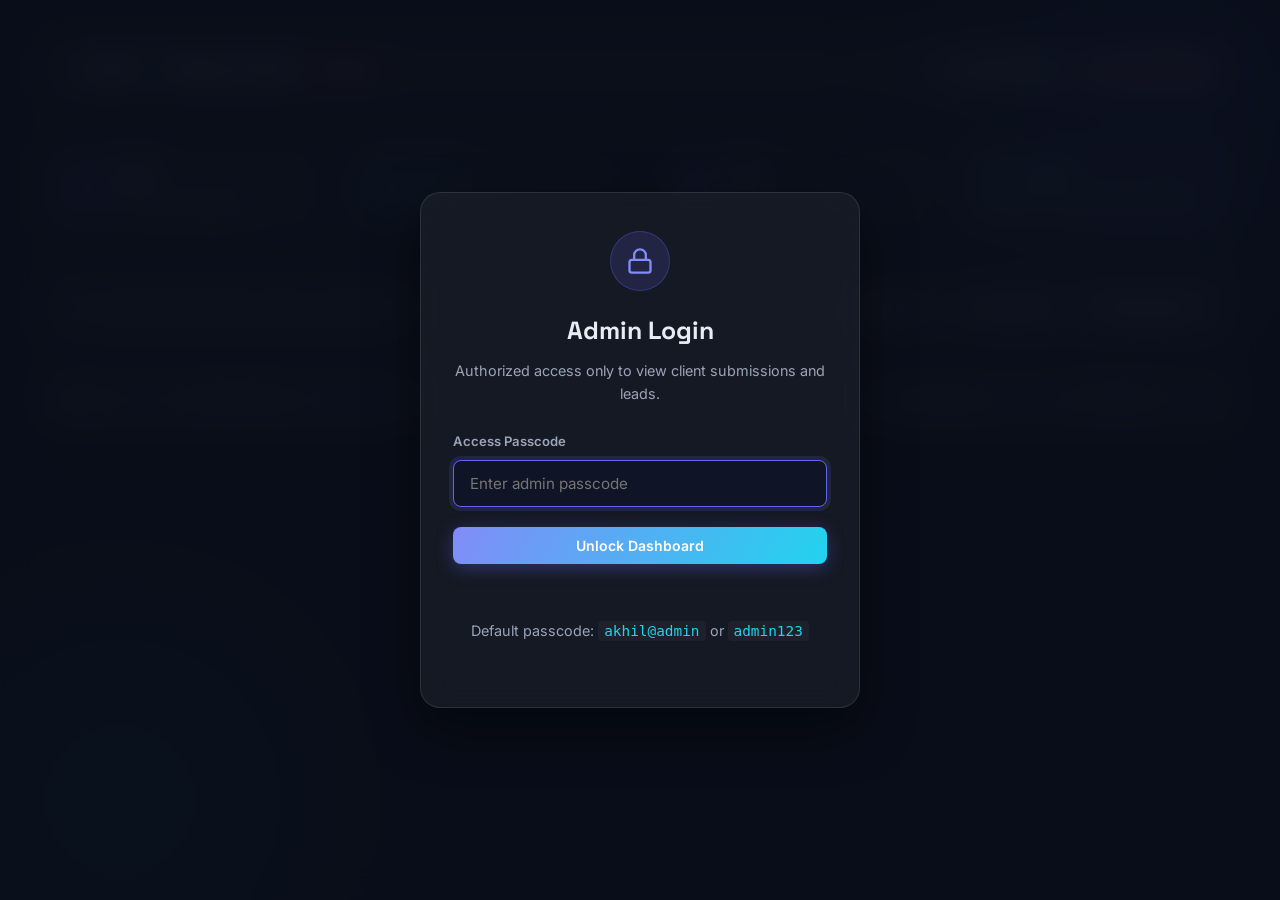
<file: admin.html>
<!DOCTYPE html>
<html lang="en" data-theme="dark">

<head>
  <meta charset="UTF-8">
  <meta name="viewport" content="width=device-width, initial-scale=1.0">
  <title>Admin Portal | Form Submissions &amp; Client Inquiries</title>
  <meta name="robots" content="noindex, nofollow">
  <meta name="theme-color" content="#0a0e1a">
  <link rel="icon" type="image/png" href="assets/profile.png">

  <!-- Fonts -->
  <link rel="preconnect" href="https://fonts.googleapis.com">
  <link rel="preconnect" href="https://fonts.gstatic.com" crossorigin>
  <link
    href="https://fonts.googleapis.com/css2?family=Inter:wght@300;400;500;600;700;800&family=Space+Grotesk:wght@500;600;700&display=swap"
    rel="stylesheet">

  <style>
    :root {
      --font-body: 'Inter', system-ui, -apple-system, sans-serif;
      --font-display: 'Space Grotesk', 'Inter', sans-serif;
      --bg: #0a0e1a;
      --bg-soft: #0f1526;
      --surface: rgba(255, 255, 255, 0.04);
      --surface-hover: rgba(255, 255, 255, 0.08);
      --glass-bg: rgba(255, 255, 255, 0.05);
      --glass-border: rgba(255, 255, 255, 0.1);
      --text: #e8ecf4;
      --text-soft: #9aa5b8;
      --text-faint: #64708a;
      --primary: #6366f1;
      --primary-strong: #818cf8;
      --accent: #22d3ee;
      --gradient: linear-gradient(120deg, #818cf8 0%, #22d3ee 100%);
      --radius-sm: 8px;
      --radius-md: 14px;
      --radius-lg: 20px;
      --shadow: 0 20px 50px rgba(0, 0, 0, 0.5);
    }

    * {
      margin: 0;
      padding: 0;
      box-sizing: border-box;
    }

    body {
      font-family: var(--font-body);
      background-color: var(--bg);
      color: var(--text);
      line-height: 1.6;
      min-height: 100vh;
      overflow-x: hidden;
      padding-bottom: 60px;
    }

    a {
      color: inherit;
      text-decoration: none;
    }

    button {
      font-family: inherit;
      cursor: pointer;
      border: none;
      background: none;
      color: inherit;
    }

    .glass {
      background: var(--glass-bg);
      border: 1px solid var(--glass-border);
      backdrop-filter: blur(16px);
      -webkit-backdrop-filter: blur(16px);
    }

    /* Background Orbs */
    .bg-orbs {
      position: fixed;
      inset: 0;
      z-index: -1;
      overflow: hidden;
      pointer-events: none;
    }

    .orb {
      position: absolute;
      border-radius: 50%;
      filter: blur(90px);
      opacity: 0.35;
    }

    .orb-1 {
      width: 450px;
      height: 450px;
      top: -120px;
      right: -100px;
      background: radial-gradient(circle, #6366f1, transparent 70%);
    }

    .orb-2 {
      width: 400px;
      height: 400px;
      bottom: -100px;
      left: -80px;
      background: radial-gradient(circle, #22d3ee, transparent 70%);
    }

    /* Container */
    .admin-container {
      width: min(1200px, 94%);
      margin-inline: auto;
      padding-top: 36px;
    }

    /* Top Navbar */
    .admin-navbar {
      display: flex;
      align-items: center;
      justify-content: space-between;
      padding: 16px 24px;
      border-radius: var(--radius-md);
      margin-bottom: 34px;
    }

    .admin-logo {
      font-family: var(--font-display);
      font-size: 1.3rem;
      font-weight: 700;
      display: flex;
      align-items: center;
      gap: 8px;
    }

    .admin-badge {
      font-size: 0.72rem;
      font-family: monospace;
      padding: 3px 10px;
      border-radius: 99px;
      background: rgba(239, 68, 68, 0.15);
      color: #f87171;
      border: 1px solid rgba(239, 68, 68, 0.3);
      letter-spacing: 1px;
    }

    .admin-nav-actions {
      display: flex;
      align-items: center;
      gap: 12px;
    }

    .btn {
      display: inline-flex;
      align-items: center;
      gap: 8px;
      padding: 10px 18px;
      border-radius: var(--radius-sm);
      font-size: 0.88rem;
      font-weight: 600;
      transition: all 0.25s ease;
    }

    .btn-primary {
      background: var(--gradient);
      color: #fff;
      box-shadow: 0 4px 18px rgba(99, 102, 241, 0.35);
    }

    .btn-primary:hover {
      transform: translateY(-2px);
      box-shadow: 0 8px 24px rgba(99, 102, 241, 0.45);
    }

    .btn-outline {
      border: 1px solid var(--glass-border);
      background: var(--surface);
      color: var(--text);
    }

    .btn-outline:hover {
      border-color: var(--primary);
      background: var(--surface-hover);
      color: #fff;
    }

    .btn-danger {
      background: rgba(239, 68, 68, 0.12);
      color: #f87171;
      border: 1px solid rgba(239, 68, 68, 0.25);
    }

    .btn-danger:hover {
      background: #ef4444;
      color: #fff;
    }

    .btn-sm {
      padding: 6px 12px;
      font-size: 0.78rem;
      border-radius: 6px;
    }

    /* Auth Card (Modal style when locked) */
    .auth-overlay {
      position: fixed;
      inset: 0;
      background: rgba(10, 14, 26, 0.88);
      backdrop-filter: blur(18px);
      display: flex;
      align-items: center;
      justify-content: center;
      z-index: 2000;
      padding: 20px;
    }

    .auth-card {
      width: min(440px, 100%);
      padding: 38px 32px;
      border-radius: var(--radius-lg);
      box-shadow: var(--shadow);
      text-align: center;
    }

    .auth-icon {
      display: grid;
      place-items: center;
      width: 60px;
      height: 60px;
      margin: 0 auto 20px;
      border-radius: 50%;
      background: rgba(99, 102, 241, 0.15);
      color: var(--primary-strong);
      border: 1px solid rgba(99, 102, 241, 0.3);
    }

    .auth-card h2 {
      font-family: var(--font-display);
      font-size: 1.55rem;
      margin-bottom: 8px;
    }

    .auth-card p {
      color: var(--text-soft);
      font-size: 0.9rem;
      margin-bottom: 26px;
    }

    .auth-input-group {
      margin-bottom: 20px;
      text-align: left;
    }

    .auth-input-group label {
      display: block;
      font-size: 0.82rem;
      font-weight: 600;
      margin-bottom: 8px;
      color: var(--text-soft);
    }

    .form-control {
      width: 100%;
      padding: 13px 16px;
      border-radius: var(--radius-sm);
      border: 1.5px solid var(--glass-border);
      background: var(--surface);
      color: var(--text);
      font-family: inherit;
      font-size: 0.95rem;
      transition: all 0.25s ease;
    }

    .form-control:focus {
      outline: none;
      border-color: var(--primary);
      background: var(--bg-soft);
      box-shadow: 0 0 0 4px rgba(99, 102, 241, 0.15);
    }

    .auth-hint {
      margin-top: 18px;
      font-size: 0.78rem;
      color: var(--text-faint);
    }

    .auth-hint code {
      background: var(--surface);
      padding: 2px 6px;
      border-radius: 4px;
      color: var(--accent);
    }

    .auth-error {
      color: #f87171;
      font-size: 0.84rem;
      margin-top: 10px;
      min-height: 1.3em;
    }

    /* Stats Grid */
    .stats-grid {
      display: grid;
      grid-template-columns: repeat(4, 1fr);
      gap: 20px;
      margin-bottom: 30px;
    }

    .stat-card {
      padding: 22px 20px;
      border-radius: var(--radius-md);
      display: flex;
      align-items: center;
      gap: 16px;
    }

    .stat-icon {
      display: grid;
      place-items: center;
      width: 50px;
      height: 50px;
      border-radius: 12px;
      flex-shrink: 0;
    }

    .stat-val {
      font-family: var(--font-display);
      font-size: 1.8rem;
      font-weight: 700;
      line-height: 1;
      margin-bottom: 4px;
    }

    .stat-lbl {
      font-size: 0.82rem;
      color: var(--text-soft);
      text-transform: uppercase;
      letter-spacing: 0.5px;
    }

    /* Filter & Search Bar */
    .toolbar {
      display: flex;
      flex-wrap: wrap;
      align-items: center;
      justify-content: space-between;
      gap: 16px;
      padding: 20px 24px;
      border-radius: var(--radius-md);
      margin-bottom: 24px;
    }

    .search-box {
      display: flex;
      align-items: center;
      gap: 10px;
      background: var(--surface);
      border: 1px solid var(--glass-border);
      border-radius: var(--radius-sm);
      padding: 8px 14px;
      min-width: 280px;
      flex-grow: 1;
      max-width: 440px;
    }

    .search-box input {
      background: transparent;
      border: none;
      color: var(--text);
      font-family: inherit;
      font-size: 0.9rem;
      width: 100%;
      outline: none;
    }

    .filter-group {
      display: flex;
      align-items: center;
      gap: 12px;
      flex-wrap: wrap;
    }

    .select-control {
      padding: 9px 14px;
      border-radius: var(--radius-sm);
      border: 1px solid var(--glass-border);
      background: var(--surface);
      color: var(--text);
      font-family: inherit;
      font-size: 0.88rem;
      cursor: pointer;
      outline: none;
    }

    .select-control option {
      background-color: var(--bg-soft);
      color: var(--text);
    }

    /* Leads Table */
    .table-container {
      border-radius: var(--radius-lg);
      overflow: hidden;
      margin-bottom: 30px;
      box-shadow: var(--shadow);
    }

    .leads-table {
      width: 100%;
      border-collapse: collapse;
      text-align: left;
    }

    .leads-table th {
      background: rgba(255, 255, 255, 0.04);
      padding: 16px 20px;
      font-size: 0.8rem;
      text-transform: uppercase;
      letter-spacing: 1px;
      color: var(--text-faint);
      border-bottom: 1px solid var(--glass-border);
      font-weight: 600;
    }

    .leads-table td {
      padding: 18px 20px;
      border-bottom: 1px solid var(--glass-border);
      font-size: 0.9rem;
      vertical-align: middle;
    }

    .leads-table tbody tr {
      transition: background 0.2s ease;
    }

    .leads-table tbody tr:hover {
      background: var(--surface-hover);
    }

    /* Badges */
    .lead-badge {
      display: inline-flex;
      align-items: center;
      gap: 6px;
      padding: 4px 10px;
      border-radius: 99px;
      font-size: 0.76rem;
      font-weight: 600;
      white-space: nowrap;
    }

    .badge-new { background: rgba(34, 211, 238, 0.15); color: #22d3ee; }
    .badge-contacted { background: rgba(251, 191, 36, 0.15); color: #fbbf24; }
    .badge-in_progress { background: rgba(168, 85, 247, 0.15); color: #c084fc; }
    .badge-closed { background: rgba(52, 211, 153, 0.15); color: #34d399; }

    .service-tag {
      font-size: 0.78rem;
      font-family: monospace;
      color: var(--primary-strong);
      background: rgba(99, 102, 241, 0.1);
      padding: 3px 8px;
      border-radius: 6px;
      white-space: nowrap;
    }

    .client-info strong {
      display: block;
      color: var(--text);
      font-size: 0.95rem;
    }

    .client-info span {
      font-size: 0.82rem;
      color: var(--text-soft);
    }

    .message-preview {
      max-width: 320px;
      color: var(--text-soft);
      font-size: 0.86rem;
      line-height: 1.45;
      display: -webkit-box;
      -webkit-line-clamp: 2;
      line-clamp: 2;
      -webkit-box-orient: vertical;
      overflow: hidden;
    }

    .action-group {
      display: flex;
      align-items: center;
      gap: 8px;
    }

    .icon-btn {
      display: grid;
      place-items: center;
      width: 32px;
      height: 32px;
      border-radius: 6px;
      border: 1px solid var(--glass-border);
      background: var(--surface);
      color: var(--text-soft);
      transition: all 0.2s ease;
    }

    .icon-btn:hover {
      color: #fff;
      transform: translateY(-2px);
    }

    .icon-wa:hover { background: #25d366; border-color: #25d366; }
    .icon-em:hover { background: var(--primary); border-color: var(--primary); }
    .icon-del:hover { background: #ef4444; border-color: #ef4444; }

    .empty-state {
      text-align: center;
      padding: 60px 20px;
      color: var(--text-soft);
    }

    .empty-state svg {
      color: var(--text-faint);
      margin-bottom: 14px;
    }

    /* Modal for View Details */
    .detail-modal {
      position: fixed;
      inset: 0;
      background: rgba(10, 14, 26, 0.85);
      backdrop-filter: blur(14px);
      display: none;
      align-items: center;
      justify-content: center;
      z-index: 3000;
      padding: 20px;
    }

    .detail-modal.active {
      display: flex;
    }

    .modal-content {
      width: min(600px, 100%);
      padding: 32px;
      border-radius: var(--radius-lg);
      max-height: 90vh;
      overflow-y: auto;
    }

    .modal-header {
      display: flex;
      justify-content: space-between;
      align-items: center;
      margin-bottom: 20px;
    }

    .modal-close {
      width: 36px;
      height: 36px;
      display: grid;
      place-items: center;
      border-radius: 50%;
      background: var(--surface);
      font-size: 1.2rem;
    }

    .modal-body .field {
      margin-bottom: 16px;
    }

    .modal-body .field-label {
      font-size: 0.76rem;
      text-transform: uppercase;
      letter-spacing: 1px;
      color: var(--text-faint);
      margin-bottom: 4px;
    }

    .modal-body .field-val {
      font-size: 0.95rem;
      color: var(--text);
    }

    .modal-message-box {
      background: var(--surface);
      border: 1px solid var(--glass-border);
      border-radius: var(--radius-sm);
      padding: 16px;
      white-space: pre-wrap;
      line-height: 1.6;
    }

    /* Responsive */
    @media (max-width: 900px) {
      .stats-grid {
        grid-template-columns: repeat(2, 1fr);
      }
      .toolbar {
        flex-direction: column;
        align-items: stretch;
      }
      .search-box {
        max-width: 100%;
      }
    }

    @media (max-width: 600px) {
      .stats-grid {
        grid-template-columns: 1fr;
      }
      .leads-table {
        display: block;
        overflow-x: auto;
      }
      .admin-navbar {
        flex-direction: column;
        gap: 16px;
        text-align: center;
      }
    }
  </style>
</head>

<body>
  <!-- Background Orbs -->
  <div class="bg-orbs" aria-hidden="true">
    <div class="orb orb-1"></div>
    <div class="orb orb-2"></div>
  </div>

  <!-- Authentication Overlay -->
  <div id="auth-overlay" class="auth-overlay">
    <div class="auth-card glass">
      <div class="auth-icon">
        <svg viewBox="0 0 24 24" width="28" height="28" stroke="currentColor" stroke-width="2" fill="none"
          stroke-linecap="round" stroke-linejoin="round">
          <rect x="3" y="11" width="18" height="11" rx="2" ry="2"></rect>
          <path d="M7 11V7a5 5 0 0 1 10 0v4"></path>
        </svg>
      </div>
      <h2>Admin Login</h2>
      <p>Authorized access only to view client submissions and leads.</p>

      <form id="auth-form">
        <div class="auth-input-group">
          <label for="admin-pass">Access Passcode</label>
          <input type="password" id="admin-pass" class="form-control" placeholder="Enter admin passcode" required autofocus>
        </div>
        <button type="submit" class="btn btn-primary" style="width: 100%; justify-content: center;">
          Unlock Dashboard
        </button>
        <p class="auth-error" id="auth-error"></p>
        <p class="auth-hint">
          Default passcode: <code>akhil@admin</code> or <code>admin123</code>
        </p>
      </form>
    </div>
  </div>

  <!-- Main Dashboard Container -->
  <div class="admin-container">
    <!-- Navbar -->
    <header class="admin-navbar glass">
      <div class="admin-logo">
        <span style="color: var(--accent);">&lt;</span>akhil<span style="color: var(--accent);">/&gt;</span>
        <span>Admin Portal</span>
        <span class="admin-badge">PRIVATE</span>
      </div>

      <div class="admin-nav-actions">
        <a href="index.html" class="btn btn-outline btn-sm">
          <svg viewBox="0 0 24 24" width="15" height="15" stroke="currentColor" stroke-width="2" fill="none"
            stroke-linecap="round" stroke-linejoin="round">
            <line x1="19" y1="12" x2="5" y2="12"></line>
            <polyline points="12 19 5 12 12 5"></polyline>
          </svg>
          Back to Portfolio
        </a>
        <button id="logout-btn" class="btn btn-danger btn-sm">
          <svg viewBox="0 0 24 24" width="15" height="15" stroke="currentColor" stroke-width="2" fill="none"
            stroke-linecap="round" stroke-linejoin="round">
            <path d="M9 21H5a2 2 0 0 1-2-2V5a2 2 0 0 1 2-2h4"></path>
            <polyline points="16 17 21 12 16 7"></polyline>
            <line x1="21" y1="12" x2="9" y2="12"></line>
          </svg>
          Lock / Logout
        </button>
      </div>
    </header>

    <!-- Stats Cards -->
    <section class="stats-grid">
      <div class="stat-card glass">
        <div class="stat-icon" style="background: rgba(99, 102, 241, 0.15); color: #818cf8;">
          <svg viewBox="0 0 24 24" width="24" height="24" stroke="currentColor" stroke-width="2" fill="none"
            stroke-linecap="round" stroke-linejoin="round">
            <path d="M21 15a2 2 0 0 1-2 2H7l-4 4V5a2 2 0 0 1 2-2h14a2 2 0 0 1 2 2z"></path>
          </svg>
        </div>
        <div>
          <div class="stat-val" id="total-count">0</div>
          <div class="stat-lbl">Total Inquiries</div>
        </div>
      </div>

      <div class="stat-card glass">
        <div class="stat-icon" style="background: rgba(34, 211, 238, 0.15); color: #22d3ee;">
          <svg viewBox="0 0 24 24" width="24" height="24" stroke="currentColor" stroke-width="2" fill="none"
            stroke-linecap="round" stroke-linejoin="round">
            <circle cx="12" cy="12" r="10"></circle>
            <polyline points="12 6 12 12 14 14"></polyline>
          </svg>
        </div>
        <div>
          <div class="stat-val" id="new-count" style="color: #22d3ee;">0</div>
          <div class="stat-lbl">New Leads</div>
        </div>
      </div>

      <div class="stat-card glass">
        <div class="stat-icon" style="background: rgba(168, 85, 247, 0.15); color: #c084fc;">
          <svg viewBox="0 0 24 24" width="24" height="24" stroke="currentColor" stroke-width="2" fill="none"
            stroke-linecap="round" stroke-linejoin="round">
            <rect x="2" y="3" width="20" height="14" rx="2" ry="2"></rect>
            <line x1="8" y1="21" x2="16" y2="21"></line>
            <line x1="12" y1="17" x2="12" y2="21"></line>
          </svg>
        </div>
        <div>
          <div class="stat-val" id="saas-count">0</div>
          <div class="stat-lbl">SaaS / CRM Leads</div>
        </div>
      </div>

      <div class="stat-card glass">
        <div class="stat-icon" style="background: rgba(52, 211, 153, 0.15); color: #34d399;">
          <svg viewBox="0 0 24 24" width="24" height="24" stroke="currentColor" stroke-width="2" fill="none"
            stroke-linecap="round" stroke-linejoin="round">
            <polyline points="20 6 9 17 4 12"></polyline>
          </svg>
        </div>
        <div>
          <div class="stat-val" id="closed-count" style="color: #34d399;">0</div>
          <div class="stat-lbl">Converted / Closed</div>
        </div>
      </div>
    </section>

    <!-- Controls / Toolbar -->
    <div class="toolbar glass">
      <div class="search-box">
        <svg viewBox="0 0 24 24" width="16" height="16" stroke="currentColor" stroke-width="2" fill="none"
          stroke-linecap="round" stroke-linejoin="round" style="color: var(--text-faint);">
          <circle cx="11" cy="11" r="8"></circle>
          <line x1="21" y1="21" x2="16.65" y2="16.65"></line>
        </svg>
        <input type="text" id="search-input" placeholder="Search by client name, email, or message...">
      </div>

      <div class="filter-group">
        <select id="service-filter" class="select-control">
          <option value="all">All Services</option>
          <option value="Custom SaaS Application / CRM">SaaS / CRM</option>
          <option value="All Types of Custom Websites">Custom Websites</option>
          <option value="Mobile App (iOS & Android)">Mobile Apps</option>
          <option value="Backend Architecture & APIs">Backend &amp; APIs</option>
          <option value="Full-Time / Contract Role">Full-Time / Contract</option>
          <option value="General Consultation">General Consultation</option>
        </select>

        <select id="status-filter" class="select-control">
          <option value="all">All Statuses</option>
          <option value="new">New</option>
          <option value="contacted">Contacted</option>
          <option value="in_progress">In Progress</option>
          <option value="closed">Closed</option>
        </select>

        <button id="export-csv-btn" class="btn btn-outline btn-sm" title="Export as CSV spreadsheet">
          <svg viewBox="0 0 24 24" width="14" height="14" stroke="currentColor" stroke-width="2" fill="none"
            stroke-linecap="round" stroke-linejoin="round">
            <path d="M21 15v4a2 2 0 0 1-2 2H5a2 2 0 0 1-2-2v-4"></path>
            <polyline points="7 10 12 15 17 10"></polyline>
            <line x1="12" y1="15" x2="12" y2="3"></line>
          </svg>
          Export CSV
        </button>

        <button id="add-sample-btn" class="btn btn-outline btn-sm" title="Generate sample test leads">
          + Add Sample Lead
        </button>
      </div>
    </div>

    <!-- Leads Table -->
    <div class="table-container glass">
      <table class="leads-table">
        <thead>
          <tr>
            <th>Date</th>
            <th>Client Info</th>
            <th>Service</th>
            <th>Subject &amp; Message</th>
            <th>Status</th>
            <th>Actions</th>
          </tr>
        </thead>
        <tbody id="leads-tbody">
          <!-- Populated by JavaScript -->
        </tbody>
      </table>
      <div id="empty-state" class="empty-state" style="display: none;">
        <svg viewBox="0 0 24 24" width="48" height="48" stroke="currentColor" stroke-width="1.5" fill="none"
          stroke-linecap="round" stroke-linejoin="round">
          <circle cx="12" cy="12" r="10"></circle>
          <line x1="12" y1="8" x2="12" y2="12"></line>
          <line x1="12" y1="16" x2="12.01" y2="16"></line>
        </svg>
        <h3>No Form Submissions Found</h3>
        <p>Inquiries submitted on the portfolio contact form will appear here in real-time.</p>
      </div>
    </div>
  </div>

  <!-- Detail Modal -->
  <div id="detail-modal" class="detail-modal">
    <div class="modal-content glass">
      <div class="modal-header">
        <h3 id="modal-title">Inquiry Details</h3>
        <button id="modal-close" class="modal-close">&times;</button>
      </div>
      <div class="modal-body" id="modal-body">
        <!-- Injected details -->
      </div>
    </div>
  </div>

  <script>
    (function () {
      'use strict';

      const STORAGE_KEY = 'akhil_portfolio_leads';
      const AUTH_KEY = 'akhil_admin_authenticated';
      const VALID_PASSWORDS = ['akhil@admin', 'admin123', 'akhil2026', 'admin@akhil'];

      const authOverlay = document.getElementById('auth-overlay');
      const authForm = document.getElementById('auth-form');
      const adminPass = document.getElementById('admin-pass');
      const authError = document.getElementById('auth-error');
      const logoutBtn = document.getElementById('logout-btn');

      const tbody = document.getElementById('leads-tbody');
      const emptyState = document.getElementById('empty-state');
      const searchInput = document.getElementById('search-input');
      const serviceFilter = document.getElementById('service-filter');
      const statusFilter = document.getElementById('status-filter');
      const exportCsvBtn = document.getElementById('export-csv-btn');
      const addSampleBtn = document.getElementById('add-sample-btn');

      const totalCount = document.getElementById('total-count');
      const newCount = document.getElementById('new-count');
      const saasCount = document.getElementById('saas-count');
      const closedCount = document.getElementById('closed-count');

      const detailModal = document.getElementById('detail-modal');
      const modalClose = document.getElementById('modal-close');
      const modalBody = document.getElementById('modal-body');

      /* Sample data seeds if first-time user */
      function initSampleLeadsIfEmpty() {
        const stored = localStorage.getItem(STORAGE_KEY);
        if (!stored || JSON.parse(stored).length === 0) {
          const sample = [
            {
              id: 'lead_1',
              timestamp: new Date(Date.now() - 3600000 * 2).toISOString(),
              name: 'Vikram Malhotra',
              email: 'vikram.tech@malhotracorp.com',
              phone: '+91 98450 12345',
              service: 'Custom SaaS Application / CRM',
              subject: 'Need Custom Sales CRM for Real Estate Business',
              message: 'Hi Akhil, We are looking to develop a custom multi-tenant CRM for our real estate sales team with automated lead assignment, WhatsApp notifications, and role-based access. Would love to discuss scope and pricing.',
              status: 'new'
            },
            {
              id: 'lead_2',
              timestamp: new Date(Date.now() - 3600000 * 18).toISOString(),
              name: 'Sarah Jenkins',
              email: 'sarah@ecobloomorganics.io',
              phone: '+1 (415) 890-2341',
              service: 'All Types of Custom Websites',
              subject: 'E-commerce Redesign & SEO Portal',
              message: 'Hey Akhil, saw your portfolio. We need a high-converting, mobile-responsive custom website for our organic cosmetics brand with quick checkout and 95+ PageSpeed scores.',
              status: 'contacted'
            },
            {
              id: 'lead_3',
              timestamp: new Date(Date.now() - 3600000 * 48).toISOString(),
              name: 'Rajesh Sharma',
              email: 'rajesh.sharma@quickfleet.in',
              phone: '+91 97112 34567',
              service: 'Mobile App (iOS & Android)',
              subject: 'Driver & Delivery Cross-Platform App in Flutter',
              message: 'We require a cross-platform mobile app for our delivery fleet with live GPS route tracking, offline storage, and push notifications. Timeline is around 6-8 weeks.',
              status: 'in_progress'
            }
          ];
          localStorage.setItem(STORAGE_KEY, JSON.stringify(sample));
        }
      }

      /* Check authentication */
      function checkAuth() {
        const isAuthenticated = sessionStorage.getItem(AUTH_KEY) === 'true';
        if (isAuthenticated) {
          authOverlay.style.display = 'none';
          initSampleLeadsIfEmpty();
          renderLeads();
        } else {
          authOverlay.style.display = 'flex';
          adminPass.value = '';
          adminPass.focus();
        }
      }

      authForm.addEventListener('submit', (e) => {
        e.preventDefault();
        const entered = adminPass.value.trim();
        if (VALID_PASSWORDS.includes(entered)) {
          sessionStorage.setItem(AUTH_KEY, 'true');
          authError.textContent = '';
          authOverlay.style.display = 'none';
          initSampleLeadsIfEmpty();
          renderLeads();
        } else {
          authError.textContent = 'Incorrect passcode. Please try again.';
          adminPass.focus();
        }
      });

      logoutBtn.addEventListener('click', () => {
        sessionStorage.removeItem(AUTH_KEY);
        checkAuth();
      });

      /* Load leads from storage */
      function getLeads() {
        try {
          return JSON.parse(localStorage.getItem(STORAGE_KEY) || '[]');
        } catch {
          return [];
        }
      }

      function saveLeads(leads) {
        localStorage.setItem(STORAGE_KEY, JSON.stringify(leads));
        renderLeads();
      }

      /* Render Table & Metrics */
      function renderLeads() {
        const allLeads = getLeads();

        // Update metrics
        totalCount.textContent = allLeads.length;
        newCount.textContent = allLeads.filter(l => l.status === 'new').length;
        saasCount.textContent = allLeads.filter(l => (l.service || '').toLowerCase().includes('saas') || (l.service || '').toLowerCase().includes('crm')).length;
        closedCount.textContent = allLeads.filter(l => l.status === 'closed').length;

        // Apply filters
        const q = searchInput.value.trim().toLowerCase();
        const sf = serviceFilter.value;
        const stf = statusFilter.value;

        const filtered = allLeads.filter(lead => {
          const matchQuery = !q ||
            (lead.name && lead.name.toLowerCase().includes(q)) ||
            (lead.email && lead.email.toLowerCase().includes(q)) ||
            (lead.subject && lead.subject.toLowerCase().includes(q)) ||
            (lead.message && lead.message.toLowerCase().includes(q));

          const matchService = sf === 'all' || lead.service === sf;
          const matchStatus = stf === 'all' || lead.status === stf;

          return matchQuery && matchService && matchStatus;
        });

        tbody.innerHTML = '';

        if (filtered.length === 0) {
          emptyState.style.display = 'block';
          return;
        }
        emptyState.style.display = 'none';

        filtered.forEach(lead => {
          const tr = document.createElement('tr');

          const dateObj = new Date(lead.timestamp);
          const dateFormatted = isNaN(dateObj.getTime())
            ? 'Recent'
            : dateObj.toLocaleDateString('en-US', { month: 'short', day: 'numeric', hour: '2-digit', minute: '2-digit' });

          const statusClasses = {
            'new': 'badge-new',
            'contacted': 'badge-contacted',
            'in_progress': 'badge-in_progress',
            'closed': 'badge-closed'
          };

          const statusLabels = {
            'new': '● New Lead',
            'contacted': '● Contacted',
            'in_progress': '● In Progress',
            'closed': '✓ Closed'
          };

          const cleanPhone = (lead.phone || '').replace(/[^\d]/g, '');
          const waUrl = cleanPhone
            ? `https://wa.me/${cleanPhone}?text=Hi%20${encodeURIComponent(lead.name || 'there')},%20this%20is%20Akhil%20following%20up%20on%20your%20${encodeURIComponent(lead.service || 'software')}%20inquiry!`
            : `https://wa.me/?text=Hi%20${encodeURIComponent(lead.name || 'there')},%20this%20is%20Akhil%20following%20up%20on%20your%20${encodeURIComponent(lead.service || 'software')}%20inquiry!`;

          tr.innerHTML = `
            <td style="color: var(--text-faint); font-size: 0.82rem; white-space: nowrap;">
              ${dateFormatted}
            </td>
            <td>
              <div class="client-info">
                <strong>${escapeHtml(lead.name || 'Anonymous')}</strong>
                <span>${escapeHtml(lead.email || 'No email')}</span>
                ${lead.phone ? `<span style="color: var(--accent); font-size: 0.78rem; display: flex; align-items: center; gap: 4px; margin-top: 2px;">📞 <a href="tel:${escapeHtml(lead.phone)}" style="color: inherit;">${escapeHtml(lead.phone)}</a></span>` : ''}
              </div>
            </td>
            <td>
              <span class="service-tag">${escapeHtml(lead.service || 'General')}</span>
            </td>
            <td>
              <div style="font-weight: 600; font-size: 0.88rem; margin-bottom: 2px;">
                ${escapeHtml(lead.subject || 'Project Inquiry')}
              </div>
              <div class="message-preview" title="${escapeHtml(lead.message || '')}">
                ${escapeHtml(lead.message || 'No description')}
              </div>
            </td>
            <td>
              <select class="select-control status-select" data-id="${lead.id}" style="font-size: 0.78rem; padding: 4px 8px;">
                <option value="new" ${lead.status === 'new' ? 'selected' : ''}>New</option>
                <option value="contacted" ${lead.status === 'contacted' ? 'selected' : ''}>Contacted</option>
                <option value="in_progress" ${lead.status === 'in_progress' ? 'selected' : ''}>In Progress</option>
                <option value="closed" ${lead.status === 'closed' ? 'selected' : ''}>Closed</option>
              </select>
            </td>
            <td>
              <div class="action-group">
                <button class="icon-btn icon-view" data-id="${lead.id}" title="View Details">
                  <svg viewBox="0 0 24 24" width="15" height="15" stroke="currentColor" stroke-width="2" fill="none" stroke-linecap="round" stroke-linejoin="round">
                    <path d="M1 12s4-8 11-8 11 8 11 8-4 8-11 8-11-8-11-8z"></path>
                    <circle cx="12" cy="12" r="3"></circle>
                  </svg>
                </button>
                <a href="mailto:${encodeURIComponent(lead.email)}?subject=Re:%20${encodeURIComponent(lead.subject || 'Project Inquiry')}&body=Hi%20${encodeURIComponent(lead.name)},%0A%0AThank%20you%20for%20reaching%20out%20regarding%20your%20project.%0A%0ABest%20regards,%0AAnnam%20Akhil"
                   class="icon-btn icon-em" title="Reply via Email">
                  <svg viewBox="0 0 24 24" width="15" height="15" stroke="currentColor" stroke-width="2" fill="none" stroke-linecap="round" stroke-linejoin="round">
                    <rect x="2" y="4" width="20" height="16" rx="2"></rect>
                    <polyline points="22,6 12,13 2,6"></polyline>
                  </svg>
                </a>
                <a href="${waUrl}"
                   target="_blank" rel="noopener noreferrer" class="icon-btn icon-wa" title="Reply on WhatsApp">
                  <svg viewBox="0 0 24 24" width="15" height="15" fill="currentColor">
                    <path d="M12.04 2c-5.46 0-9.91 4.45-9.91 9.91 0 1.75.46 3.45 1.32 4.95L2.05 22l5.25-1.38c1.45.79 3.08 1.21 4.74 1.21 5.46 0 9.91-4.45 9.91-9.91 0-2.65-1.03-5.14-2.9-7.01A9.82 9.82 0 0 0 12.04 2m.01 1.67c2.2 0 4.26.86 5.82 2.42a8.23 8.23 0 0 1 2.41 5.83c0 4.54-3.7 8.24-8.24 8.24-1.44 0-2.85-.38-4.09-1.1l-.29-.17-3.05.8 1.03-2.97-.19-.3A8.2 8.2 0 0 1 3.8 11.91c0-4.54 3.7-8.24 8.25-8.24m4.52 11.59c-.25-.13-1.47-.72-1.7-.81-.23-.08-.39-.13-.56.13-.17.25-.64.81-.79.97-.14.17-.29.19-.54.06-.25-.13-1.06-.39-2.02-1.25-.75-.67-1.26-1.5-1.4-1.76-.15-.25-.02-.39.11-.51.11-.11.25-.29.38-.44.12-.14.17-.25.25-.42.08-.17.04-.31-.02-.44-.06-.13-.56-1.35-.77-1.85-.2-.49-.41-.42-.56-.43h-.48c-.17 0-.44.06-.67.31-.23.25-.88.86-.88 2.1s.9 2.44 1.03 2.61c.12.17 1.77 2.7 4.29 3.79.6.26 1.07.41 1.43.53.6.19 1.15.16 1.58.1.48-.07 1.47-.6 1.68-1.18.21-.58.21-1.07.15-1.18-.06-.12-.22-.19-.47-.32"/>
                  </svg>
                </a>
                <button class="icon-btn icon-del" data-id="${lead.id}" title="Delete Inquiry">
                  <svg viewBox="0 0 24 24" width="15" height="15" stroke="currentColor" stroke-width="2" fill="none" stroke-linecap="round" stroke-linejoin="round">
                    <polyline points="3 6 5 6 21 6"></polyline>
                    <path d="M19 6v14a2 2 0 0 1-2 2H7a2 2 0 0 1-2-2V6m3 0V4a2 2 0 0 1 2-2h4a2 2 0 0 1 2 2v2"></path>
                  </svg>
                </button>
              </div>
            </td>
          `;

          tbody.appendChild(tr);
        });

        // Bind status changes
        document.querySelectorAll('.status-select').forEach(sel => {
          sel.addEventListener('change', (e) => {
            const id = e.target.getAttribute('data-id');
            const newSt = e.target.value;
            const updated = getLeads().map(l => l.id === id ? { ...l, status: newSt } : l);
            saveLeads(updated);
          });
        });

        // Bind delete
        document.querySelectorAll('.icon-del').forEach(btn => {
          btn.addEventListener('click', (e) => {
            const id = e.currentTarget.getAttribute('data-id');
            if (confirm('Are you sure you want to delete this inquiry?')) {
              const updated = getLeads().filter(l => l.id !== id);
              saveLeads(updated);
            }
          });
        });

        // Bind view details
        document.querySelectorAll('.icon-view').forEach(btn => {
          btn.addEventListener('click', (e) => {
            const id = e.currentTarget.getAttribute('data-id');
            const lead = getLeads().find(l => l.id === id);
            if (lead) showLeadModal(lead);
          });
        });
      }

      function showLeadModal(lead) {
        modalBody.innerHTML = `
          <div class="field">
            <div class="field-label">Date & Time</div>
            <div class="field-val">${new Date(lead.timestamp).toLocaleString()}</div>
          </div>
          <div class="field">
            <div class="field-label">Client Name</div>
            <div class="field-val"><strong>${escapeHtml(lead.name)}</strong></div>
          </div>
          <div class="field">
            <div class="field-label">Email Address</div>
            <div class="field-val"><a href="mailto:${escapeHtml(lead.email)}" style="color: var(--accent);">${escapeHtml(lead.email)}</a></div>
          </div>
          <div class="field">
            <div class="field-label">Phone / WhatsApp Number</div>
            <div class="field-val">
              ${lead.phone ? `
                <a href="tel:${escapeHtml(lead.phone)}" style="color: var(--accent); font-weight: 600;">${escapeHtml(lead.phone)}</a>
                <a href="https://wa.me/${encodeURIComponent(lead.phone.replace(/[^\d]/g, ''))}?text=Hi%20${encodeURIComponent(lead.name || 'there')},%20this%20is%20Akhil%20following%20up%20on%20your%20inquiry!"
                   target="_blank" rel="noopener noreferrer" style="margin-left: 10px; font-size: 0.76rem; background: rgba(37, 211, 102, 0.15); color: #25d366; border: 1px solid rgba(37, 211, 102, 0.3); padding: 3px 9px; border-radius: 99px; text-decoration: none; display: inline-flex; align-items: center; gap: 4px;">
                   💬 Chat on WhatsApp
                </a>
              ` : '<span style="color: var(--text-faint);">Not provided</span>'}
            </div>
          </div>
          <div class="field">
            <div class="field-label">Service Inquired</div>
            <div class="field-val"><span class="service-tag">${escapeHtml(lead.service)}</span></div>
          </div>
          <div class="field">
            <div class="field-label">Subject</div>
            <div class="field-val"><strong>${escapeHtml(lead.subject)}</strong></div>
          </div>
          <div class="field">
            <div class="field-label">Terms &amp; Conditions</div>
            <div class="field-val"><span style="color: #34d399; font-weight: 600; font-size: 0.88rem;">✓ Agreed (Confidentiality &amp; Direct Contact Consent)</span></div>
          </div>
          <div class="field">
            <div class="field-label">Detailed Project Scope</div>
            <div class="modal-message-box">${escapeHtml(lead.message)}</div>
          </div>
        `;
        detailModal.classList.add('active');
      }

      modalClose.addEventListener('click', () => {
        detailModal.classList.remove('active');
      });

      detailModal.addEventListener('click', (e) => {
        if (e.target === detailModal) detailModal.classList.remove('active');
      });

      /* Search & filter event listeners */
      searchInput.addEventListener('input', renderLeads);
      serviceFilter.addEventListener('change', renderLeads);
      statusFilter.addEventListener('change', renderLeads);

      /* Export CSV */
      exportCsvBtn.addEventListener('click', () => {
        const leads = getLeads();
        if (leads.length === 0) {
          alert('No leads available to export.');
          return;
        }

        const headers = ['Date', 'Name', 'Email', 'Phone', 'Service', 'Subject', 'Status', 'Message'];
        const rows = leads.map(l => [
          `"${new Date(l.timestamp).toLocaleString().replace(/"/g, '""')}"`,
          `"${(l.name || '').replace(/"/g, '""')}"`,
          `"${(l.email || '').replace(/"/g, '""')}"`,
          `"${(l.phone || '').replace(/"/g, '""')}"`,
          `"${(l.service || '').replace(/"/g, '""')}"`,
          `"${(l.subject || '').replace(/"/g, '""')}"`,
          `"${(l.status || '').replace(/"/g, '""')}"`,
          `"${(l.message || '').replace(/"/g, '""')}"`
        ]);

        const csvContent = 'data:text/csv;charset=utf-8,' + [headers.join(','), ...rows.map(r => r.join(','))].join('\n');
        const encodedUri = encodeURI(csvContent);
        const link = document.createElement('a');
        link.setAttribute('href', encodedUri);
        link.setAttribute('download', `leads_export_${new Date().toISOString().slice(0, 10)}.csv`);
        document.body.appendChild(link);
        link.click();
        document.body.removeChild(link);
      });

      /* Add sample lead */
      addSampleBtn.addEventListener('click', () => {
        const services = [
          'Custom SaaS Application / CRM',
          'All Types of Custom Websites',
          'Mobile App (iOS & Android)',
          'Backend Architecture & APIs'
        ];
        const randomService = services[Math.floor(Math.random() * services.length)];
        const sampleNames = ['Rohan Verma', 'Ananya Gupta', 'Michael Roberts', 'Priya Nambiar'];
        const randomName = sampleNames[Math.floor(Math.random() * sampleNames.length)];

        const newLead = {
          id: 'lead_' + Date.now(),
          timestamp: new Date().toISOString(),
          name: randomName,
          email: `${randomName.toLowerCase().replace(' ', '.')}@example.com`,
          phone: '+91 98' + Math.floor(10000000 + Math.random() * 90000000),
          service: randomService,
          subject: `Inquiry for ${randomService}`,
          message: `Hello Akhil, I would like to get a quote and timeline estimate for developing a ${randomService}. We have designs and wireframes ready.`,
          status: 'new'
        };

        const existing = getLeads();
        existing.unshift(newLead);
        saveLeads(existing);
      });

      function escapeHtml(str) {
        if (!str) return '';
        return String(str)
          .replace(/&/g, '&amp;')
          .replace(/</g, '&lt;')
          .replace(/>/g, '&gt;')
          .replace(/"/g, '&quot;')
          .replace(/'/g, '&#039;');
      }

      // Initial check on page load
      checkAuth();
    })();
  </script>
</body>

</html>
</file>
<file: css/styles.css>
/* ============================================================
   Annam Akhil — Portfolio Stylesheet
   Structure:
   1. Design Tokens (CSS Variables)
   2. Reset & Base
   3. Utilities (container, buttons, chips, glass, reveal)
   4. Navbar
   5. Hero
   6. About
   7. Skills
   8. Projects
   9. Experience (Timeline)
   10. Contact
   11. Footer
   12. Animations
   13. Responsive Breakpoints
   ============================================================ */

/* ============ 1. DESIGN TOKENS ============ */
:root {
  /* Typography */
  --font-body: 'Inter', system-ui, -apple-system, sans-serif;
  --font-display: 'Space Grotesk', 'Inter', sans-serif;

  /* Layout */
  --nav-height: 72px;
  --radius-sm: 10px;
  --radius-md: 16px;
  --radius-lg: 24px;

  /* Motion */
  --ease-out: cubic-bezier(0.22, 1, 0.36, 1);
  --transition: all 0.35s var(--ease-out);
}

/* Dark theme (default) */
:root,
[data-theme='dark'] {
  --bg: #0a0e1a;
  --bg-soft: #0f1526;
  --surface: rgba(255, 255, 255, 0.04);
  --surface-hover: rgba(255, 255, 255, 0.08);
  --glass-bg: rgba(255, 255, 255, 0.05);
  --glass-border: rgba(255, 255, 255, 0.1);

  --text: #e8ecf4;
  --text-soft: #9aa5b8;
  --text-faint: #64708a;

  --primary: #6366f1;
  --primary-strong: #818cf8;
  --accent: #22d3ee;
  --gradient: linear-gradient(120deg, #818cf8 0%, #22d3ee 100%);

  --shadow: 0 20px 60px rgba(0, 0, 0, 0.45);
  --orb-opacity: 0.35;
}

/* Light theme */
[data-theme='light'] {
  --bg: #f6f7fb;
  --bg-soft: #ffffff;
  --surface: rgba(15, 23, 42, 0.04);
  --surface-hover: rgba(15, 23, 42, 0.07);
  --glass-bg: rgba(255, 255, 255, 0.65);
  --glass-border: rgba(15, 23, 42, 0.08);

  --text: #10162a;
  --text-soft: #48546e;
  --text-faint: #7c88a1;

  --primary: #4f46e5;
  --primary-strong: #6366f1;
  --accent: #0891b2;
  --gradient: linear-gradient(120deg, #4f46e5 0%, #0891b2 100%);

  --shadow: 0 20px 50px rgba(30, 41, 89, 0.12);
  --orb-opacity: 0.25;
}

/* ============ 2. RESET & BASE ============ */
*,
*::before,
*::after {
  margin: 0;
  padding: 0;
  box-sizing: border-box;
}

html {
  scroll-behavior: smooth;
  scroll-padding-top: calc(var(--nav-height) + 16px);
}

body {
  font-family: var(--font-body);
  background-color: var(--bg);
  color: var(--text);
  line-height: 1.65;
  overflow-x: hidden;
  transition: background-color 0.4s ease, color 0.4s ease;
}

img {
  max-width: 100%;
  display: block;
}

a {
  color: inherit;
  text-decoration: none;
}

ul {
  list-style: none;
}

button {
  font-family: inherit;
  cursor: pointer;
  border: none;
  background: none;
  color: inherit;
}

::selection {
  background: var(--primary);
  color: #fff;
}

/* Custom scrollbar */
::-webkit-scrollbar {
  width: 9px;
}
::-webkit-scrollbar-track {
  background: var(--bg);
}
::-webkit-scrollbar-thumb {
  background: var(--primary);
  border-radius: 99px;
}

/* Focus visibility for a11y */
:focus-visible {
  outline: 2px solid var(--accent);
  outline-offset: 3px;
  border-radius: 4px;
}

/* ============ 3. UTILITIES ============ */
.container {
  width: min(1120px, 92%);
  margin-inline: auto;
}

.container-narrow {
  width: min(800px, 92%);
}

.section {
  position: relative;
  padding: 110px 0;
}

/* Section headings */
.section-head {
  text-align: center;
  margin-bottom: 64px;
}

.section-kicker {
  display: block;
  font-family: monospace;
  font-size: 0.95rem;
  color: var(--accent);
  letter-spacing: 1px;
  margin-bottom: 8px;
}

.section-title {
  font-family: var(--font-display);
  font-size: clamp(1.9rem, 4vw, 2.75rem);
  font-weight: 700;
  letter-spacing: -0.02em;
}

.gradient-text {
  background: var(--gradient);
  -webkit-background-clip: text;
  background-clip: text;
  -webkit-text-fill-color: transparent;
  color: transparent;
}

/* Glassmorphism card */
.glass {
  background: var(--glass-bg);
  border: 1px solid var(--glass-border);
  backdrop-filter: blur(14px);
  -webkit-backdrop-filter: blur(14px);
}

/* Buttons */
.btn {
  display: inline-flex;
  align-items: center;
  gap: 10px;
  padding: 14px 28px;
  border-radius: var(--radius-sm);
  font-weight: 600;
  font-size: 0.95rem;
  letter-spacing: 0.01em;
  transition: var(--transition);
  will-change: transform;
}

.btn-primary {
  background: var(--gradient);
  color: #fff;
  box-shadow: 0 8px 24px rgba(99, 102, 241, 0.35);
}

.btn-primary:hover {
  transform: translateY(-3px);
  box-shadow: 0 14px 32px rgba(99, 102, 241, 0.45);
}

.btn-outline {
  border: 1.5px solid var(--glass-border);
  color: var(--text);
  background: var(--surface);
}

.btn-outline:hover {
  transform: translateY(-3px);
  border-color: var(--primary);
  color: var(--primary-strong);
  background: var(--surface-hover);
}

.btn-block {
  width: 100%;
  justify-content: center;
}

/* Chips & badges */
.chip,
.skill-badge {
  display: inline-flex;
  align-items: center;
  padding: 7px 15px;
  border-radius: 99px;
  font-size: 0.85rem;
  font-weight: 500;
  color: var(--text-soft);
  background: var(--surface);
  border: 1px solid var(--glass-border);
  transition: var(--transition);
}

.skill-badge:hover {
  color: var(--primary-strong);
  border-color: var(--primary);
  transform: translateY(-2px);
}

/* Scroll reveal base state (JS adds .visible) */
.reveal {
  opacity: 0;
  transform: translateY(32px);
  transition: opacity 0.7s var(--ease-out), transform 0.7s var(--ease-out);
}

.reveal.visible {
  opacity: 1;
  transform: translateY(0);
}

.delay-1 { transition-delay: 0.1s; }
.delay-2 { transition-delay: 0.2s; }
.delay-3 { transition-delay: 0.3s; }

@media (prefers-reduced-motion: reduce) {
  html { scroll-behavior: auto; }
  *,
  *::before,
  *::after {
    animation-duration: 0.01ms !important;
    transition-duration: 0.01ms !important;
  }
  .reveal {
    opacity: 1;
    transform: none;
  }
}

/* ============ 4. NAVBAR ============ */
.navbar {
  position: fixed;
  top: 0;
  left: 0;
  right: 0;
  height: var(--nav-height);
  z-index: 1000;
  transition: var(--transition);
}

.navbar.scrolled {
  background: var(--glass-bg);
  backdrop-filter: blur(16px);
  -webkit-backdrop-filter: blur(16px);
  border-bottom: 1px solid var(--glass-border);
  box-shadow: 0 4px 24px rgba(0, 0, 0, 0.08);
}

.nav-container {
  width: min(1120px, 92%);
  margin-inline: auto;
  height: 100%;
  display: flex;
  align-items: center;
  justify-content: space-between;
}

.nav-logo {
  font-family: var(--font-display);
  font-size: 1.45rem;
  font-weight: 700;
  z-index: 1002;
}

.logo-accent {
  color: var(--accent);
}

.nav-menu {
  display: flex;
  align-items: center;
  gap: 34px;
}

.nav-link {
  position: relative;
  font-size: 0.93rem;
  font-weight: 500;
  color: var(--text-soft);
  transition: color 0.25s ease;
}

.nav-link::after {
  content: '';
  position: absolute;
  left: 0;
  bottom: -6px;
  width: 0;
  height: 2px;
  background: var(--gradient);
  border-radius: 2px;
  transition: width 0.3s var(--ease-out);
}

.nav-link:hover,
.nav-link.active {
  color: var(--text);
}

.nav-link:hover::after,
.nav-link.active::after {
  width: 100%;
}

.nav-actions {
  display: flex;
  align-items: center;
  gap: 14px;
  z-index: 1002;
}

/* Hire Me nav button */
.btn-hire {
  display: inline-flex;
  align-items: center;
  gap: 8px;
  padding: 8px 18px;
  border-radius: 99px;
  font-size: 0.88rem;
  font-weight: 600;
  color: var(--text);
  background: var(--surface);
  border: 1px solid var(--glass-border);
  transition: var(--transition);
}

.btn-hire:hover {
  color: #fff;
  background: var(--gradient);
  border-color: transparent;
  transform: translateY(-2px);
  box-shadow: 0 8px 20px rgba(99, 102, 241, 0.35);
}

.pulse-dot-hire {
  width: 8px;
  height: 8px;
  border-radius: 50%;
  background: #34d399;
  animation: pulse 2s infinite;
}

/* Drawer footer for mobile menu */
.nav-drawer-footer {
  display: none;
  width: 100%;
  padding: 24px 20px 0;
  border-top: 1px solid var(--glass-border);
  flex-direction: column;
  gap: 12px;
}

.drawer-title {
  font-size: 0.74rem;
  text-transform: uppercase;
  letter-spacing: 1.2px;
  color: var(--text-faint);
  text-align: center;
}

.drawer-actions {
  display: flex;
  gap: 10px;
}

.drawer-btn {
  flex: 1;
  display: inline-flex;
  align-items: center;
  justify-content: center;
  gap: 8px;
  padding: 10px 14px;
  border-radius: var(--radius-sm);
  font-size: 0.88rem;
  font-weight: 600;
  transition: var(--transition);
}

.drawer-whatsapp {
  background: #25d366;
  color: #fff;
}

.drawer-whatsapp:hover {
  background: #1fa851;
  box-shadow: 0 6px 18px rgba(37, 211, 102, 0.35);
}

.drawer-phone {
  background: var(--surface);
  border: 1px solid var(--glass-border);
  color: var(--text);
}

.drawer-phone:hover {
  border-color: var(--primary);
  background: var(--surface-hover);
}

/* Theme toggle */
.theme-toggle {
  display: grid;
  place-items: center;
  width: 40px;
  height: 40px;
  border-radius: 50%;
  border: 1px solid var(--glass-border);
  background: var(--surface);
  color: var(--text);
  transition: var(--transition);
}

.theme-toggle:hover {
  border-color: var(--primary);
  transform: rotate(15deg) scale(1.06);
}

[data-theme='dark'] .icon-sun { display: block; }
[data-theme='dark'] .icon-moon { display: none; }
[data-theme='light'] .icon-sun { display: none; }
[data-theme='light'] .icon-moon { display: block; }

/* Hamburger */
.hamburger {
  display: none;
  flex-direction: column;
  justify-content: center;
  gap: 5px;
  width: 40px;
  height: 40px;
  padding: 8px;
  border-radius: var(--radius-sm);
  border: 1px solid var(--glass-border);
  background: var(--surface);
}

.hamburger span {
  display: block;
  height: 2px;
  width: 100%;
  background: var(--text);
  border-radius: 2px;
  transition: var(--transition);
}

.hamburger.open span:nth-child(1) {
  transform: translateY(7px) rotate(45deg);
}
.hamburger.open span:nth-child(2) {
  opacity: 0;
}
.hamburger.open span:nth-child(3) {
  transform: translateY(-7px) rotate(-45deg);
}

/* ============ 5. HERO ============ */
.hero-section {
  min-height: 100svh;
  display: flex;
  align-items: center;
  padding-top: calc(var(--nav-height) + 40px);
  padding-bottom: 60px;
}

.hero-container {
  width: min(1120px, 92%);
  margin-inline: auto;
  display: grid;
  grid-template-columns: 1.15fr 0.85fr;
  align-items: center;
  gap: 56px;
}

.badge {
  display: inline-flex;
  align-items: center;
  gap: 9px;
  padding: 8px 18px;
  border-radius: 99px;
  font-size: 0.83rem;
  font-weight: 500;
  color: var(--text-soft);
  margin-bottom: 26px;
}

.pulse-dot {
  width: 8px;
  height: 8px;
  border-radius: 50%;
  background: #34d399;
  animation: pulse 2s infinite;
}

@keyframes pulse {
  0%, 100% { box-shadow: 0 0 0 0 rgba(52, 211, 153, 0.55); }
  50% { box-shadow: 0 0 0 7px rgba(52, 211, 153, 0); }
}

.hero-name {
  font-family: var(--font-display);
  font-size: clamp(2.4rem, 5.5vw, 4rem);
  font-weight: 700;
  line-height: 1.12;
  letter-spacing: -0.03em;
  margin-bottom: 14px;
}

.hero-role {
  font-family: var(--font-display);
  font-size: clamp(1.15rem, 2.4vw, 1.55rem);
  font-weight: 600;
  color: var(--text);
  min-height: 1.7em;
  margin-bottom: 18px;
}

.cursor {
  color: var(--accent);
  animation: blink 0.85s step-end infinite;
  font-weight: 400;
}

@keyframes blink {
  50% { opacity: 0; }
}

.hero-tagline {
  max-width: 520px;
  color: var(--text-soft);
  font-size: 1.06rem;
  margin-bottom: 36px;
}

.hero-ctas {
  display: flex;
  flex-wrap: wrap;
  gap: 16px;
  margin-bottom: 28px;
}

/* Hero Quick Connect Strip */
.hero-quick-connect {
  display: flex;
  align-items: center;
  flex-wrap: wrap;
  gap: 12px;
  margin-bottom: 30px;
}

.quick-connect-label {
  font-family: monospace;
  font-size: 0.84rem;
  color: var(--accent);
  letter-spacing: 0.5px;
}

.quick-connect-chips {
  display: flex;
  flex-wrap: wrap;
  gap: 8px;
}

.qc-chip {
  display: inline-flex;
  align-items: center;
  gap: 7px;
  padding: 6px 14px;
  border-radius: 99px;
  font-size: 0.82rem;
  font-weight: 500;
  color: var(--text-soft);
  background: var(--surface);
  border: 1px solid var(--glass-border);
  backdrop-filter: blur(8px);
  transition: var(--transition);
}

.qc-chip:hover {
  transform: translateY(-3px);
  color: #fff;
}

.qc-whatsapp:hover {
  background: #25d366;
  border-color: #25d366;
  box-shadow: 0 6px 18px rgba(37, 211, 102, 0.35);
}

.qc-linkedin:hover {
  background: #0077b5;
  border-color: #0077b5;
  box-shadow: 0 6px 18px rgba(0, 119, 181, 0.35);
}

.qc-email:hover {
  background: var(--primary);
  border-color: var(--primary);
  box-shadow: 0 6px 18px rgba(99, 102, 241, 0.35);
}

.qc-phone:hover {
  background: var(--accent);
  border-color: var(--accent);
  color: #0a0e1a;
  box-shadow: 0 6px 18px rgba(34, 211, 238, 0.35);
}

.hero-socials {
  display: flex;
  gap: 14px;
}

.social-icon {
  display: grid;
  place-items: center;
  width: 44px;
  height: 44px;
  border-radius: 50%;
  color: var(--text-soft);
  background: var(--surface);
  border: 1px solid var(--glass-border);
  transition: var(--transition);
}

.social-icon:hover {
  color: #fff;
  background: var(--gradient);
  border-color: transparent;
  transform: translateY(-4px);
  box-shadow: 0 10px 24px rgba(99, 102, 241, 0.35);
}

/* Hero image */
.hero-image {
  position: relative;
  display: flex;
  justify-content: center;
}

.profile-frame {
  position: relative;
  width: min(360px, 78vw);
  aspect-ratio: 1;
}

.profile-img {
  width: 100%;
  height: 100%;
  object-fit: cover;
  border-radius: 50%;
  border: 4px solid transparent;
  background: linear-gradient(var(--bg), var(--bg)) padding-box,
    var(--gradient) border-box;
  box-shadow: var(--shadow);
}

.frame-ring {
  position: absolute;
  inset: -14px;
  border-radius: 50%;
  border: 1.5px dashed var(--primary);
  opacity: 0.45;
  animation: spin 26s linear infinite;
}

@keyframes spin {
  to { transform: rotate(360deg); }
}

.floating-chip {
  position: absolute;
  padding: 9px 16px;
  border-radius: 99px;
  font-size: 0.84rem;
  font-weight: 600;
  white-space: nowrap;
  box-shadow: var(--shadow);
  animation: float 5s ease-in-out infinite;
}

.chip-1 { top: 6%; right: 2%; animation-delay: 0s; }
.chip-2 { bottom: 16%; left: -4%; animation-delay: 1.2s; }
.chip-3 { bottom: -2%; right: 10%; animation-delay: 2.4s; }

@keyframes float {
  0%, 100% { transform: translateY(0); }
  50% { transform: translateY(-12px); }
}

/* Scroll hint mouse */
.scroll-hint {
  position: absolute;
  left: 50%;
  bottom: 26px;
  transform: translateX(-50%);
  opacity: 0.6;
  transition: opacity 0.25s ease;
}

.scroll-hint:hover { opacity: 1; }

.mouse {
  display: block;
  width: 24px;
  height: 38px;
  border: 2px solid var(--text-faint);
  border-radius: 14px;
  display: flex;
  justify-content: center;
  padding-top: 7px;
}

.wheel {
  width: 3px;
  height: 8px;
  border-radius: 3px;
  background: var(--accent);
  animation: wheel-scroll 1.6s ease-in-out infinite;
}

@keyframes wheel-scroll {
  0% { opacity: 1; transform: translateY(0); }
  70% { opacity: 0; transform: translateY(10px); }
  100% { opacity: 0; }
}

/* ============ 6. ABOUT ============ */
.about-grid {
  display: grid;
  grid-template-columns: 1fr 1fr;
  gap: 56px;
  align-items: start;
}

.about-bio p {
  color: var(--text-soft);
  margin-bottom: 18px;
  font-size: 1.03rem;
}

.about-bio strong {
  color: var(--text);
}

.lang-block {
  margin-top: 28px;
}

.lang-block h4 {
  font-family: monospace;
  color: var(--accent);
  font-size: 0.9rem;
  margin-bottom: 12px;
}

.lang-list {
  display: flex;
  flex-wrap: wrap;
  gap: 10px;
}

.strength-cards {
  display: grid;
  grid-template-columns: repeat(2, 1fr);
  gap: 18px;
}

.strength-card {
  padding: 26px 22px;
  border-radius: var(--radius-md);
  transition: var(--transition);
}

.strength-card:hover {
  transform: translateY(-6px);
  background: var(--surface-hover);
  box-shadow: var(--shadow);
}

.strength-icon {
  font-size: 1.7rem;
  display: block;
  margin-bottom: 12px;
}

.strength-card h3 {
  font-size: 1rem;
  margin-bottom: 6px;
}

/* ============ 6.5 SERVICES (FREELANCING) ============ */
.services-section {
  position: relative;
}

.section-subtitle {
  max-width: 680px;
  margin: 14px auto 0;
  color: var(--text-soft);
  font-size: 1.04rem;
  line-height: 1.6;
}

.services-grid {
  display: grid;
  grid-template-columns: repeat(2, 1fr);
  gap: 28px;
  margin-bottom: 48px;
}

.service-card {
  display: flex;
  flex-direction: column;
  padding: 34px 30px;
  border-radius: var(--radius-lg);
  transition: var(--transition);
  position: relative;
  overflow: hidden;
}

.service-card::before {
  content: '';
  position: absolute;
  inset: 0;
  background: radial-gradient(
    480px circle at var(--mx, 50%) var(--my, 0%),
    rgba(99, 102, 241, 0.16),
    transparent 65%
  );
  opacity: 0;
  transition: opacity 0.35s ease;
  pointer-events: none;
}

.service-card:hover::before {
  opacity: 1;
}

.service-card:hover {
  transform: translateY(-8px);
  box-shadow: var(--shadow);
  border-color: var(--primary);
}

.service-card-top {
  display: flex;
  align-items: center;
  justify-content: space-between;
  margin-bottom: 22px;
}

.service-icon {
  display: grid;
  place-items: center;
  width: 56px;
  height: 56px;
  border-radius: var(--radius-md);
  background: var(--surface);
  border: 1px solid var(--glass-border);
  transition: var(--transition);
}

.saas-icon { color: #818cf8; background: rgba(129, 140, 248, 0.1); border-color: rgba(129, 140, 248, 0.25); }
.web-icon { color: #22d3ee; background: rgba(34, 211, 238, 0.1); border-color: rgba(34, 211, 238, 0.25); }
.mobile-icon { color: #34d399; background: rgba(52, 211, 153, 0.1); border-color: rgba(52, 211, 153, 0.25); }
.api-icon { color: #f472b6; background: rgba(244, 114, 182, 0.1); border-color: rgba(244, 114, 182, 0.25); }

.service-card:hover .service-icon {
  transform: scale(1.08) rotate(3deg);
}

.service-badge {
  font-family: monospace;
  font-size: 0.78rem;
  letter-spacing: 0.5px;
  color: var(--accent);
  background: var(--surface);
  border: 1px solid var(--glass-border);
  padding: 5px 12px;
  border-radius: 99px;
}

.service-title {
  font-family: var(--font-display);
  font-size: 1.35rem;
  font-weight: 700;
  margin-bottom: 12px;
  transition: color 0.25s ease;
}

.service-card:hover .service-title {
  color: var(--primary-strong);
}

.service-desc {
  color: var(--text-soft);
  font-size: 0.94rem;
  line-height: 1.62;
  margin-bottom: 22px;
}

.service-features {
  display: flex;
  flex-direction: column;
  gap: 10px;
  margin-bottom: 26px;
  flex-grow: 1;
}

.service-features li {
  display: flex;
  align-items: flex-start;
  gap: 10px;
  font-size: 0.88rem;
  color: var(--text-soft);
  line-height: 1.5;
}

.service-features li svg {
  color: #34d399;
  flex-shrink: 0;
  margin-top: 3px;
}

.service-actions {
  margin-top: auto;
  padding-top: 18px;
  border-top: 1px solid var(--glass-border);
}

.btn-service {
  display: inline-flex;
  align-items: center;
  justify-content: center;
  gap: 8px;
  width: 100%;
  padding: 12px 18px;
  border-radius: var(--radius-sm);
  font-size: 0.9rem;
  font-weight: 600;
  transition: var(--transition);
}

.btn-service-wa {
  background: rgba(37, 211, 102, 0.12);
  color: #25d366;
  border: 1px solid rgba(37, 211, 102, 0.25);
}

.btn-service-wa:hover {
  background: #25d366;
  color: #fff;
  border-color: #25d366;
  box-shadow: 0 8px 24px rgba(37, 211, 102, 0.35);
  transform: translateY(-2px);
}

/* Freelance Value Perks */
.freelance-perks {
  display: grid;
  grid-template-columns: repeat(4, 1fr);
  gap: 20px;
  padding: 28px;
  border-radius: var(--radius-lg);
  margin-bottom: 36px;
}

.perk-item {
  display: flex;
  align-items: flex-start;
  gap: 14px;
}

.perk-icon {
  font-size: 1.6rem;
  flex-shrink: 0;
}

.perk-item h4 {
  font-size: 0.95rem;
  font-weight: 700;
  margin-bottom: 4px;
  color: var(--text);
}

.perk-item p {
  font-size: 0.82rem;
  color: var(--text-soft);
  line-height: 1.5;
}

/* Callout Banner */
.services-cta-banner {
  display: flex;
  align-items: center;
  justify-content: space-between;
  gap: 24px;
  padding: 34px 40px;
  border-radius: var(--radius-lg);
  background: linear-gradient(135deg, rgba(99, 102, 241, 0.15) 0%, rgba(34, 211, 238, 0.12) 100%);
  border: 1px solid var(--glass-border);
}

.cta-banner-text h3 {
  font-family: var(--font-display);
  font-size: 1.45rem;
  margin-bottom: 6px;
}

.cta-banner-text p {
  color: var(--text-soft);
  font-size: 0.94rem;
  max-width: 520px;
}

.cta-banner-actions {
  display: flex;
  align-items: center;
  gap: 14px;
  flex-shrink: 0;
}

/* ============ 7. SKILLS ============ */
.skills-grid {
  display: grid;
  grid-template-columns: repeat(3, 1fr);
  gap: 22px;
}

.skill-card {
  padding: 28px 24px;
  border-radius: var(--radius-md);
  transition: var(--transition);
}

.skill-card:hover {
  transform: translateY(-6px);
  background: var(--surface-hover);
  box-shadow: var(--shadow);
}

.skill-card-head {
  display: flex;
  align-items: center;
  gap: 12px;
  margin-bottom: 18px;
  color: var(--primary-strong);
}

.skill-card-head h3 {
  font-family: var(--font-display);
  font-size: 1.08rem;
  color: var(--text);
}

.skill-badges {
  display: flex;
  flex-wrap: wrap;
  gap: 9px;
}

/* ============ 8. PROJECTS ============ */
.projects-grid {
  display: grid;
  grid-template-columns: repeat(2, 1fr);
  gap: 24px;
}

.project-card {
  display: flex;
  flex-direction: column;
  padding: 30px 28px;
  border-radius: var(--radius-lg);
  transition: var(--transition);
  position: relative;
  overflow: hidden;
}

.project-badge {
  display: inline-flex;
  align-items: center;
  gap: 6px;
  font-family: monospace;
  font-size: 0.74rem;
  letter-spacing: 0.5px;
  color: var(--primary-strong);
  background: rgba(99, 102, 241, 0.12);
  border: 1px solid rgba(99, 102, 241, 0.28);
  padding: 3px 10px;
  border-radius: 99px;
  margin-bottom: 10px;
  width: fit-content;
}

.project-client-badge {
  font-size: 0.82rem;
  font-weight: 600;
  color: var(--accent);
  margin-bottom: 8px;
  display: flex;
  align-items: center;
  gap: 6px;
}

.project-deliverables {
  list-style: none;
  padding: 0;
  margin: 0 0 18px 0;
  display: flex;
  flex-direction: column;
  gap: 6px;
  font-size: 0.84rem;
  color: var(--text-soft);
}

.project-deliverables li {
  display: flex;
  align-items: baseline;
  gap: 8px;
}

.project-deliverables li::before {
  content: '▹';
  color: var(--accent);
  font-size: 0.85rem;
}

.project-card::before {
  content: '';
  position: absolute;
  inset: 0;
  background: radial-gradient(
    420px circle at var(--mx, 50%) var(--my, 0%),
    rgba(99, 102, 241, 0.12),
    transparent 55%
  );
  opacity: 0;
  transition: opacity 0.35s ease;
  pointer-events: none;
}

.project-card:hover::before {
  opacity: 1;
}

.project-card:hover {
  transform: translateY(-8px);
  box-shadow: var(--shadow);
  border-color: var(--primary);
}

.project-top {
  display: flex;
  justify-content: space-between;
  align-items: flex-start;
  margin-bottom: 20px;
}

.folder-icon {
  color: var(--accent);
}

.project-links {
  display: flex;
  gap: 6px;
}

.icon-link {
  display: grid;
  place-items: center;
  width: 36px;
  height: 36px;
  border-radius: 50%;
  color: var(--text-soft);
  transition: var(--transition);
}

.icon-link:hover {
  color: var(--primary-strong);
  background: var(--surface-hover);
}

.project-title {
  font-family: var(--font-display);
  font-size: 1.22rem;
  margin-bottom: 10px;
  transition: color 0.25s ease;
}

.project-card:hover .project-title {
  color: var(--primary-strong);
}

.project-desc {
  font-size: 0.92rem;
  color: var(--text-soft);
  line-height: 1.6;
  margin-bottom: 20px;
  flex-grow: 1;
}

.stack-tags {
  display: flex;
  flex-wrap: wrap;
  gap: 8px;
}

.stack-tags span {
  font-family: monospace;
  font-size: 0.76rem;
  color: var(--accent);
  background: var(--surface);
  border: 1px solid var(--glass-border);
  padding: 4px 11px;
  border-radius: 99px;
}

.projects-more {
  text-align: center;
  margin-top: 44px;
}

/* ============ 9. EXPERIENCE / TIMELINE ============ */
.timeline {
  position: relative;
  padding-left: 34px;
}

.timeline::before {
  content: '';
  position: absolute;
  left: 8px;
  top: 6px;
  bottom: 6px;
  width: 2px;
  background: linear-gradient(to bottom, var(--primary), var(--accent));
  border-radius: 2px;
  opacity: 0.5;
}

.timeline-item {
  position: relative;
  margin-bottom: 34px;
}

.timeline-item:last-child {
  margin-bottom: 0;
}

.timeline-dot {
  position: absolute;
  left: -33px;
  top: 30px;
  width: 16px;
  height: 16px;
  border-radius: 50%;
  background: var(--bg);
  border: 3px solid var(--accent);
  box-shadow: 0 0 0 5px var(--bg), 0 0 16px rgba(34, 211, 238, 0.5);
}

.timeline-card {
  padding: 28px;
  border-radius: var(--radius-md);
  transition: var(--transition);
}

.timeline-card:hover {
  background: var(--surface-hover);
  transform: translateX(6px);
}

.timeline-header {
  display: flex;
  justify-content: space-between;
  align-items: flex-start;
  gap: 16px;
  flex-wrap: wrap;
  margin-bottom: 16px;
}

.timeline-header h3 {
  font-family: var(--font-display);
  font-size: 1.15rem;
}

.company {
  font-size: 0.92rem;
  color: var(--primary-strong);
  font-weight: 600;
}

.timeline-date {
  font-family: monospace;
  font-size: 0.82rem;
  color: var(--text-faint);
  white-space: nowrap;
  padding: 4px 12px;
  border-radius: 99px;
  background: var(--surface);
  border: 1px solid var(--glass-border);
}

.timeline-points li {
  position: relative;
  padding-left: 22px;
  color: var(--text-soft);
  font-size: 0.94rem;
  margin-bottom: 9px;
}

.timeline-points li::before {
  content: '▹';
  position: absolute;
  left: 0;
  color: var(--accent);
}

.timeline-card .stack-tags {
  margin-top: 16px;
}

/* ============ 10. CONTACT ============ */
/* Quick Redirect Hub (WhatsApp, LinkedIn, Email, Phone Call) */
.quick-redirect-grid {
  display: grid;
  grid-template-columns: repeat(4, 1fr);
  gap: 20px;
  margin-bottom: 50px;
}

.redirect-card {
  display: flex;
  flex-direction: column;
  padding: 24px 20px;
  border-radius: var(--radius-md);
  transition: var(--transition);
  position: relative;
  overflow: hidden;
}

.redirect-card:hover {
  transform: translateY(-6px);
  box-shadow: var(--shadow);
}

.redirect-wa:hover { border-color: #25d366; }
.redirect-li:hover { border-color: #0077b5; }
.redirect-em:hover { border-color: var(--primary); }
.redirect-ph:hover { border-color: var(--accent); }

.redirect-card-header {
  display: flex;
  align-items: center;
  justify-content: space-between;
  margin-bottom: 16px;
}

.redirect-icon {
  display: grid;
  place-items: center;
  width: 44px;
  height: 44px;
  border-radius: 12px;
}

.wa-bg { background: rgba(37, 211, 102, 0.15); color: #25d366; }
.li-bg { background: rgba(0, 119, 181, 0.15); color: #0077b5; }
.em-bg { background: rgba(99, 102, 241, 0.15); color: #818cf8; }
.ph-bg { background: rgba(34, 211, 238, 0.15); color: #22d3ee; }

.live-status {
  display: inline-flex;
  align-items: center;
  gap: 6px;
  font-size: 0.74rem;
  font-weight: 600;
  color: #34d399;
}

.network-tag {
  font-size: 0.74rem;
  color: var(--text-faint);
  text-transform: uppercase;
  letter-spacing: 0.8px;
}

.redirect-info h4 {
  font-size: 1.05rem;
  font-weight: 700;
  margin-bottom: 4px;
  color: var(--text);
}

.redirect-info p {
  font-size: 0.84rem;
  color: var(--text-soft);
  margin-bottom: 16px;
  white-space: nowrap;
  overflow: hidden;
  text-overflow: ellipsis;
}

.redirect-cta {
  display: inline-flex;
  align-items: center;
  gap: 6px;
  font-size: 0.84rem;
  font-weight: 600;
  color: var(--accent);
  margin-top: auto;
  transition: gap 0.2s ease;
}

.redirect-card:hover .redirect-cta {
  gap: 10px;
}

.contact-grid {
  display: grid;
  grid-template-columns: 0.9fr 1.1fr;
  gap: 56px;
  align-items: start;
}

.contact-info h3 {
  font-family: var(--font-display);
  font-size: 1.5rem;
  margin-bottom: 12px;
}

.contact-info > p {
  color: var(--text-soft);
  margin-bottom: 32px;
  max-width: 440px;
  line-height: 1.62;
}

.info-item {
  display: flex;
  align-items: center;
  gap: 16px;
  padding: 15px 18px;
  border-radius: var(--radius-md);
  margin-bottom: 12px;
  background: var(--surface);
  border: 1px solid transparent;
  transition: var(--transition);
}

a.info-item:hover {
  border-color: var(--primary);
  background: var(--surface-hover);
  transform: translateX(6px);
}

.info-icon {
  display: grid;
  place-items: center;
  width: 42px;
  height: 42px;
  border-radius: var(--radius-sm);
  color: var(--accent);
  background: var(--glass-bg);
  border: 1px solid var(--glass-border);
  flex-shrink: 0;
}

.info-label {
  display: block;
  font-size: 0.76rem;
  text-transform: uppercase;
  letter-spacing: 1.2px;
  color: var(--text-faint);
}

.info-val {
  font-weight: 600;
  font-size: 0.96rem;
}

.contact-socials {
  display: flex;
  gap: 12px;
  margin-top: 26px;
}

/* Form */
.contact-form {
  padding: 34px;
  border-radius: var(--radius-lg);
  box-shadow: var(--shadow);
}

.form-row {
  display: grid;
  grid-template-columns: 1fr 1fr;
  gap: 18px;
}

.form-group {
  margin-bottom: 18px;
}

.form-group label {
  display: block;
  font-size: 0.84rem;
  font-weight: 600;
  margin-bottom: 8px;
  color: var(--text-soft);
}

.form-group input,
.form-group textarea,
.form-group select {
  width: 100%;
  padding: 13px 16px;
  border-radius: var(--radius-sm);
  border: 1.5px solid var(--glass-border);
  background: var(--surface);
  color: var(--text);
  font-family: inherit;
  font-size: 0.96rem; /* Prevent iOS Safari auto-zoom */
  transition: var(--transition);
  resize: vertical;
}

.form-select {
  appearance: none;
  background-image: url("data:image/svg+xml,%3Csvg xmlns='http://www.w3.org/2000/svg' width='16' height='16' viewBox='0 0 24 24' fill='none' stroke='%239aa5b8' stroke-width='2' stroke-linecap='round' stroke-linejoin='round'%3E%3Cpolyline points='6 9 12 15 18 9'%3E%3C/polyline%3E%3C/svg%3E");
  background-repeat: no-repeat;
  background-position: right 14px center;
  background-size: 16px;
  cursor: pointer;
}

.form-select option {
  background-color: var(--bg-soft);
  color: var(--text);
}

.form-group input:focus,
.form-group textarea:focus,
.form-group select:focus {
  outline: none;
  border-color: var(--primary);
  background: var(--bg-soft);
  box-shadow: 0 0 0 4px rgba(99, 102, 241, 0.15);
}

.form-note {
  margin-top: 14px;
  font-size: 0.88rem;
  text-align: center;
  min-height: 1.3em;
}

.form-note.success { color: #34d399; }
.form-note.error { color: #f87171; }

/* ============ TERMS & CONDITIONS CHECKBOX & MODAL ============ */
.form-terms-group {
  margin-top: -2px;
  margin-bottom: 22px;
}

.terms-checkbox-label {
  display: flex;
  align-items: flex-start;
  gap: 12px;
  cursor: pointer;
  user-select: none;
  font-size: 0.88rem;
  line-height: 1.5;
  color: var(--text-soft);
  position: relative;
}

.terms-checkbox-label input[type="checkbox"] {
  position: absolute;
  opacity: 0;
  width: 0;
  height: 0;
  pointer-events: none;
}

.custom-checkbox-box {
  display: grid;
  place-items: center;
  width: 20px;
  height: 20px;
  min-width: 20px;
  margin-top: 2px;
  border-radius: 5px;
  border: 1.5px solid var(--glass-border);
  background: var(--surface);
  color: #fff;
  transition: all 0.25s ease;
  box-shadow: 0 2px 6px rgba(0, 0, 0, 0.2);
}

.custom-checkbox-box svg {
  opacity: 0;
  transform: scale(0.6);
  transition: all 0.2s cubic-bezier(0.34, 1.56, 0.64, 1);
}

.terms-checkbox-label input[type="checkbox"]:checked + .custom-checkbox-box {
  background: var(--primary);
  border-color: var(--primary-strong);
  box-shadow: 0 0 12px rgba(99, 102, 241, 0.45);
}

.terms-checkbox-label input[type="checkbox"]:checked + .custom-checkbox-box svg {
  opacity: 1;
  transform: scale(1);
}

.terms-checkbox-label input[type="checkbox"]:focus-visible + .custom-checkbox-box {
  outline: 2px solid var(--accent);
  outline-offset: 2px;
}

.terms-text {
  font-size: 0.86rem;
  color: var(--text-soft);
  line-height: 1.5;
}

.terms-link-btn {
  background: none;
  border: none;
  padding: 0;
  font: inherit;
  font-weight: 600;
  color: var(--accent);
  text-decoration: underline;
  text-underline-offset: 3px;
  cursor: pointer;
  transition: color 0.2s ease;
  display: inline;
}

.terms-link-btn:hover {
  color: var(--primary-strong);
}

/* Terms Modal */
.terms-modal {
  position: fixed;
  inset: 0;
  z-index: 2000;
  display: grid;
  place-items: center;
  padding: 20px;
  opacity: 0;
  visibility: hidden;
  transition: opacity 0.3s ease, visibility 0.3s ease;
}

.terms-modal.active {
  opacity: 1;
  visibility: visible;
}

.terms-modal-backdrop {
  position: absolute;
  inset: 0;
  background: rgba(10, 14, 26, 0.78);
  backdrop-filter: blur(12px);
  -webkit-backdrop-filter: blur(12px);
}

.terms-modal-dialog {
  position: relative;
  z-index: 1;
  width: min(600px, 94vw);
  max-height: min(85vh, 85svh);
  display: flex;
  flex-direction: column;
  background: var(--bg-soft);
  border: 1px solid var(--glass-border);
  border-radius: var(--radius-lg);
  box-shadow: 0 25px 60px rgba(0, 0, 0, 0.65), 0 0 40px rgba(99, 102, 241, 0.15);
  transform: scale(0.95) translateY(12px);
  transition: transform 0.35s cubic-bezier(0.16, 1, 0.3, 1);
  overflow: hidden;
}

.terms-modal.active .terms-modal-dialog {
  transform: scale(1) translateY(0);
}

.terms-modal-header {
  display: flex;
  align-items: center;
  justify-content: space-between;
  padding: 22px 26px 18px;
  border-bottom: 1px solid var(--glass-border);
  background: rgba(255, 255, 255, 0.02);
  flex-shrink: 0;
}

.terms-kicker {
  display: block;
  font-family: monospace;
  font-size: 0.76rem;
  letter-spacing: 0.8px;
  color: var(--accent);
  margin-bottom: 3px;
}

.terms-header-info h3 {
  font-family: var(--font-display);
  font-size: 1.35rem;
  font-weight: 700;
  color: var(--text);
}

.terms-close-btn {
  display: grid;
  place-items: center;
  width: 38px;
  height: 38px;
  border-radius: 50%;
  color: var(--text-soft);
  background: var(--surface);
  border: 1px solid var(--glass-border);
  transition: all 0.2s ease;
  cursor: pointer;
  flex-shrink: 0;
}

.terms-close-btn:hover {
  color: #fff;
  background: rgba(239, 68, 68, 0.2);
  border-color: rgba(239, 68, 68, 0.4);
  transform: rotate(90deg);
}

.terms-modal-body {
  padding: 24px 26px;
  overflow-y: auto;
  -webkit-overflow-scrolling: touch;
  display: flex;
  flex-direction: column;
  gap: 16px;
  color: var(--text);
  font-size: 0.92rem;
  line-height: 1.62;
}

.terms-intro {
  color: var(--text-soft);
  font-size: 0.93rem;
  margin-bottom: 6px;
}

.terms-card {
  padding: 16px 18px;
  border-radius: var(--radius-md);
  background: var(--surface);
  border: 1px solid var(--glass-border);
  transition: border-color 0.2s ease;
}

.terms-card:hover {
  border-color: rgba(99, 102, 241, 0.35);
}

.terms-card-head {
  display: flex;
  align-items: center;
  gap: 10px;
  margin-bottom: 8px;
}

.terms-badge-icon {
  font-size: 1.1rem;
}

.terms-card h4 {
  font-size: 0.96rem;
  font-weight: 700;
  color: var(--text);
}

.terms-card p {
  color: var(--text-soft);
  font-size: 0.88rem;
  line-height: 1.58;
}

.terms-modal-footer {
  padding: 18px 26px;
  border-top: 1px solid var(--glass-border);
  background: rgba(255, 255, 255, 0.02);
  display: flex;
  justify-content: flex-end;
  flex-shrink: 0;
}

/* ============ 11. FOOTER ============ */
.footer {
  border-top: 1px solid var(--glass-border);
  padding: 44px 0 36px;
  background: var(--bg-soft);
}

.footer-container {
  width: min(1120px, 92%);
  margin-inline: auto;
  display: flex;
  flex-direction: column;
  align-items: center;
  gap: 20px;
  text-align: center;
}

.footer-logo {
  font-size: 1.3rem;
}

.footer-links {
  display: flex;
  flex-wrap: wrap;
  justify-content: center;
  gap: 26px;
}

.footer-links a {
  font-size: 0.9rem;
  color: var(--text-soft);
  transition: color 0.25s ease;
}

.footer-links a:hover {
  color: var(--primary-strong);
}

.footer-copy {
  font-size: 0.84rem;
  color: var(--text-faint);
  user-select: none;
}

.invisible-admin-link {
  color: inherit;
  text-decoration: none;
  opacity: 0.2;
  font-weight: 700;
  transition: opacity 0.25s ease, color 0.25s ease;
  padding: 0 4px;
  cursor: default;
}

.invisible-admin-link:hover,
.invisible-admin-link:focus {
  opacity: 1;
  color: var(--accent);
  cursor: pointer;
}

/* Scroll-to-top button */
.scroll-top {
  position: fixed;
  right: 26px;
  bottom: 26px;
  width: 46px;
  height: 46px;
  display: grid;
  place-items: center;
  border-radius: 50%;
  background: var(--gradient);
  color: #fff;
  box-shadow: 0 10px 28px rgba(99, 102, 241, 0.4);
  opacity: 0;
  visibility: hidden;
  transform: translateY(14px);
  transition: var(--transition);
  z-index: 900;
}

.scroll-top.show {
  opacity: 1;
  visibility: visible;
  transform: translateY(0);
}

.scroll-top:hover {
  transform: translateY(-4px);
}

/* ============ FLOATING QUICK CONNECT DOCK ============ */
.quick-connect-dock {
  position: fixed;
  bottom: 26px;
  left: 26px;
  z-index: 950;
}

.dock-container {
  display: flex;
  align-items: center;
  gap: 10px;
  padding: 8px 12px;
  border-radius: 99px;
  box-shadow: 0 16px 40px rgba(0, 0, 0, 0.4);
  background: var(--glass-bg);
  backdrop-filter: blur(18px);
  -webkit-backdrop-filter: blur(18px);
  border: 1px solid var(--glass-border);
}

.dock-btn {
  position: relative;
  display: grid;
  place-items: center;
  width: 42px;
  height: 42px;
  border-radius: 50%;
  color: #fff;
  transition: var(--transition);
}

.dock-wa { background: #25d366; }
.dock-li { background: #0077b5; }
.dock-em { background: #6366f1; }
.dock-ph { background: #0891b2; }

.dock-btn:hover {
  transform: translateY(-4px) scale(1.1);
  box-shadow: 0 8px 20px rgba(0, 0, 0, 0.35);
}

.dock-ping {
  position: absolute;
  top: 1px;
  right: 1px;
  width: 10px;
  height: 10px;
  border-radius: 50%;
  background: #34d399;
  box-shadow: 0 0 0 2px var(--bg);
  animation: pulse 1.8s infinite;
}

.dock-tooltip {
  position: absolute;
  bottom: calc(100% + 10px);
  left: 50%;
  transform: translateX(-50%) translateY(6px);
  padding: 5px 12px;
  border-radius: 8px;
  background: var(--bg-soft);
  color: var(--text);
  font-size: 0.76rem;
  font-weight: 600;
  white-space: nowrap;
  border: 1px solid var(--glass-border);
  box-shadow: var(--shadow);
  opacity: 0;
  visibility: hidden;
  transition: var(--transition);
  pointer-events: none;
}

.dock-btn:hover .dock-tooltip {
  opacity: 1;
  visibility: visible;
  transform: translateX(-50%) translateY(0);
}

/* ============ 12. BACKGROUND ORBS ============ */
.bg-orbs {
  position: fixed;
  inset: 0;
  z-index: -1;
  overflow: hidden;
  pointer-events: none;
}

.orb {
  position: absolute;
  border-radius: 50%;
  filter: blur(90px);
  opacity: var(--orb-opacity);
}

.orb-1 {
  width: 480px;
  height: 480px;
  top: -140px;
  right: -120px;
  background: radial-gradient(circle, #6366f1, transparent 70%);
  animation: drift 22s ease-in-out infinite;
}

.orb-2 {
  width: 400px;
  height: 400px;
  bottom: -120px;
  left: -100px;
  background: radial-gradient(circle, #22d3ee, transparent 70%);
  animation: drift 26s ease-in-out infinite reverse;
}

.orb-3 {
  width: 320px;
  height: 320px;
  top: 42%;
  left: 58%;
  background: radial-gradient(circle, #a855f7, transparent 70%);
  animation: drift 30s ease-in-out infinite;
}

@keyframes drift {
  0%, 100% { transform: translate(0, 0) scale(1); }
  33% { transform: translate(50px, -40px) scale(1.08); }
  66% { transform: translate(-40px, 35px) scale(0.94); }
}

/* ============ 13. RESPONSIVE BREAKPOINTS ============ */
@media (max-width: 1024px) {
  .hero-container {
    grid-template-columns: 1fr;
    text-align: center;
    gap: 60px;
  }

  .hero-content { order: 2; }
  .hero-image { order: 1; }

  .hero-tagline { margin-inline: auto; }
  .hero-ctas,
  .hero-quick-connect,
  .hero-socials { justify-content: center; }

  .services-grid { grid-template-columns: 1fr; }
  .freelance-perks { grid-template-columns: repeat(2, 1fr); gap: 20px; }
  .services-cta-banner { flex-direction: column; text-align: center; gap: 24px; padding: 30px; }
  .cta-banner-text p { margin-inline: auto; }
  .quick-redirect-grid { grid-template-columns: repeat(2, 1fr); }

  .skills-grid { grid-template-columns: repeat(2, 1fr); }
  .projects-grid { grid-template-columns: repeat(2, 1fr); }
  .about-grid { grid-template-columns: 1fr; gap: 44px; }
  .contact-grid { grid-template-columns: 1fr; gap: 44px; }
}

@media (max-width: 768px) {
  .section { padding: 80px 0; }

  /* Mobile nav drawer */
  .hamburger { display: flex; }

  .nav-menu {
    position: fixed;
    top: 0;
    right: 0;
    width: min(340px, 86vw);
    height: 100vh;
    height: 100svh;
    flex-direction: column;
    justify-content: center;
    gap: 22px;
    padding: 60px 24px;
    background: var(--bg-soft);
    border-left: 1px solid var(--glass-border);
    box-shadow: var(--shadow);
    transform: translateX(100%);
    transition: transform 0.4s var(--ease-out);
    z-index: 1001;
    overflow-y: auto;
  }

  .nav-menu.open { transform: translateX(0); }

  .nav-menu .nav-link {
    font-size: 1.15rem;
    font-weight: 600;
  }

  .nav-drawer-footer {
    display: flex;
  }

  .strength-cards { grid-template-columns: 1fr; }
  .projects-grid { grid-template-columns: 1fr; }
  .form-row { grid-template-columns: 1fr; gap: 0; }
  .timeline-header { flex-direction: column; }

  /* Floating Dock & Scroll-to-Top mobile ergonomics */
  .quick-connect-dock {
    bottom: max(18px, env(safe-area-inset-bottom));
    left: 16px;
  }

  .scroll-top {
    right: 18px;
    bottom: max(18px, env(safe-area-inset-bottom));
    width: 44px;
    height: 44px;
  }

  .freelance-perks {
    grid-template-columns: 1fr;
    padding: 24px;
  }

  /* Terms Modal & Checkbox mobile responsiveness */
  .terms-modal {
    padding: 12px;
  }

  .terms-modal-dialog {
    width: 100%;
    max-height: 90vh;
    max-height: 90svh;
  }

  .terms-modal-header {
    padding: 18px 20px 14px;
  }

  .terms-modal-body {
    padding: 18px 20px;
    gap: 12px;
  }

  .terms-modal-footer {
    padding: 14px 20px;
  }

  .terms-modal-footer .btn {
    width: 100%;
    justify-content: center;
  }
}

@media (max-width: 480px) {
  .skills-grid { grid-template-columns: 1fr; }
  .quick-redirect-grid { grid-template-columns: 1fr; }
  .service-card { padding: 26px 20px; }
  .services-cta-banner { padding: 24px 20px; }
  .cta-banner-actions { flex-direction: column; width: 100%; }
  .cta-banner-actions .btn { width: 100%; justify-content: center; }

  .contact-form { padding: 22px 18px; }
  .hero-name { font-size: 2.15rem; }

  .profile-frame {
    width: min(260px, 72vw);
  }

  /* Compact chips row on mobile rather than hidden */
  .floating-chip {
    font-size: 0.74rem;
    padding: 6px 12px;
  }
  .chip-1 { top: -6px; right: -4px; }
  .chip-2 { bottom: 12px; left: -10px; }
  .chip-3 { bottom: -10px; right: 4px; }

  .hero-ctas {
    flex-direction: column;
    width: 100%;
  }

  .hero-ctas .btn {
    width: 100%;
    justify-content: center;
  }

  .dock-container {
    gap: 8px;
    padding: 6px 10px;
  }

  .dock-btn {
    width: 38px;
    height: 38px;
  }

  /* Mobile Terms & Conditions adjustments */
  .terms-checkbox-label {
    font-size: 0.82rem;
    gap: 10px;
  }

  .terms-text {
    font-size: 0.82rem;
    line-height: 1.45;
  }

  .custom-checkbox-box {
    width: 19px;
    height: 19px;
    min-width: 19px;
    margin-top: 1px;
  }

  .terms-modal {
    padding: 8px;
  }

  .terms-modal-dialog {
    max-height: 94vh;
    max-height: 94svh;
    border-radius: var(--radius-md);
  }

  .terms-modal-header {
    padding: 14px 16px 12px;
  }

  .terms-header-info h3 {
    font-size: 1.18rem;
  }

  .terms-modal-body {
    padding: 14px 16px;
    gap: 10px;
    font-size: 0.86rem;
  }

  .terms-intro {
    font-size: 0.85rem;
  }

  .terms-card {
    padding: 12px 14px;
  }

  .terms-card h4 {
    font-size: 0.9rem;
  }

  .terms-card p {
    font-size: 0.82rem;
    line-height: 1.5;
  }

  .terms-modal-footer {
    padding: 12px 16px;
  }
}
</file>
